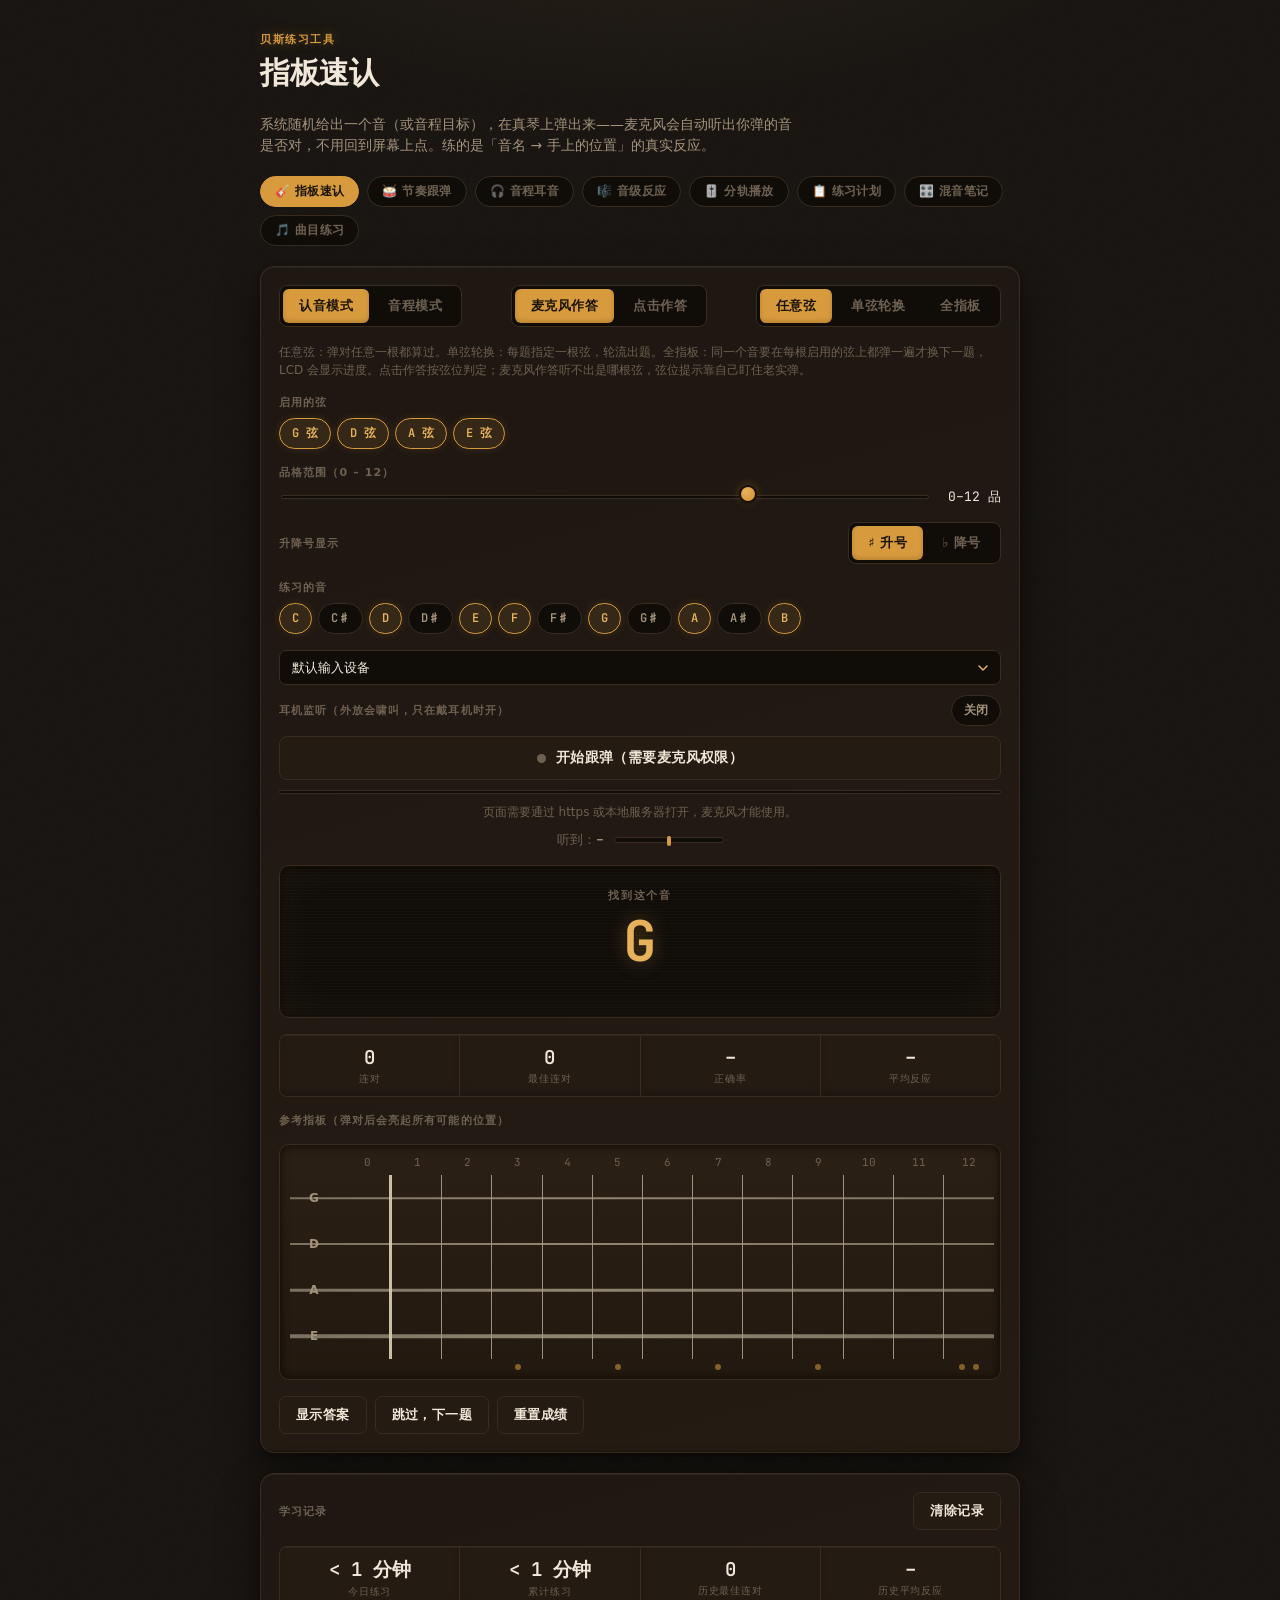
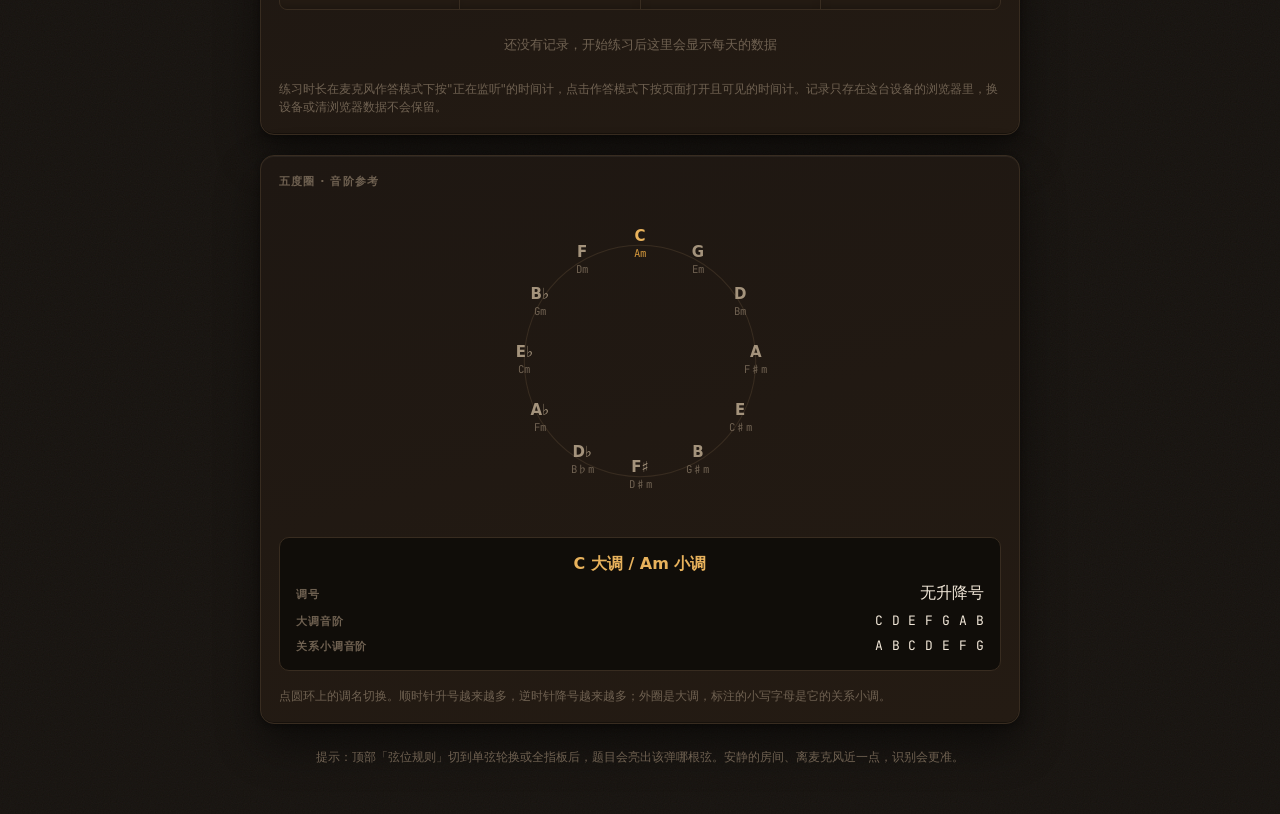
<file: index.html>
<!doctype html>
<html lang="zh-CN">
<head>
<meta charset="UTF-8">
<meta name="viewport" content="width=device-width, initial-scale=1.0">
<title>指板速认 · 麦克风跟弹练习</title>
<link rel="preconnect" href="https://fonts.googleapis.com">
<link rel="preconnect" href="https://fonts.gstatic.com" crossorigin>
<link href="https://fonts.googleapis.com/css2?family=JetBrains+Mono:wght@500;600;700&display=swap" rel="stylesheet">
<link rel="stylesheet" href="theme.css">
<style>
  /* ---- circle of fifths ---- */
  .circle-wrap { display: flex; justify-content: center; padding: 6px 0 10px; }
  #fifths-circle { width: 100%; max-width: 300px; height: auto; overflow: visible; }
  .fifths-ring { fill: none; stroke: var(--line); stroke-width: 1; }
  .fifths-key { cursor: pointer; }
  .fifths-key .major-label { font-family: var(--font-display); font-weight: 700; font-size: 14px; fill: var(--text-muted); transition: fill 0.15s; }
  .fifths-key .minor-label { font-family: var(--font-mono); font-size: 10px; fill: var(--text-dim); transition: fill 0.15s; }
  .fifths-key:hover .major-label { fill: var(--text); }
  .fifths-key.selected .major-label { fill: var(--accent-strong); }
  .fifths-key.selected .minor-label { fill: var(--accent); }

  .key-details {
    display: flex;
    flex-direction: column;
    gap: 8px;
    background: var(--panel-inset);
    border: 1px solid var(--line);
    border-radius: 10px;
    padding: 16px;
  }
  .key-details-title { font-family: var(--font-display); font-weight: 700; font-size: 16px; color: var(--accent-strong); text-align: center; }
  .key-details-row { display: flex; justify-content: space-between; align-items: baseline; gap: 10px; flex-wrap: wrap; }
  .key-details-label { font-family: var(--font-display); font-size: 11px; font-weight: 700; letter-spacing: 0.08em; text-transform: uppercase; color: var(--text-dim); }
  .mono-notes { font-family: var(--font-mono); font-size: 13px; color: var(--text); letter-spacing: 0.03em; text-align: right; }

  .live-pitch {
    display: flex;
    align-items: center;
    justify-content: center;
    gap: 10px;
    font-family: var(--font-mono);
    font-size: 13px;
    color: var(--text-dim);
    min-height: 18px;
  }
  .live-pitch .note { color: var(--text-muted); font-weight: 600; }
  .live-pitch.matched .note { color: var(--good); }

  .cents-bar {
    position: relative;
    width: 110px;
    height: 6px;
    background: var(--panel-inset);
    border: 1px solid var(--line);
    border-radius: 3px;
  }
  .cents-bar::before {
    content: "";
    position: absolute;
    left: 50%; top: -2px; bottom: -2px;
    width: 1px;
    background: var(--text-dim);
  }
  .cents-marker {
    position: absolute;
    top: -2px;
    width: 4px; height: 10px;
    border-radius: 2px;
    background: var(--accent);
    transform: translateX(-50%);
    left: 50%;
    transition: left 0.08s linear, background 0.1s;
  }
  .cents-marker.in-tune { background: var(--good); }

  .lcd-string-tag {
    font-family: var(--font-mono);
    font-size: 13px;
    font-weight: 700;
    color: var(--accent-strong);
    background: rgba(215, 154, 61, 0.12);
    border: 1px solid var(--accent);
    border-radius: 20px;
    padding: 3px 12px;
    letter-spacing: 0.02em;
  }

  /* ---- fretboard ---- */
  .fretboard-heading {
    font-family: var(--font-display);
    font-size: 11px;
    font-weight: 700;
    letter-spacing: 0.1em;
    text-transform: uppercase;
    color: var(--text-dim);
  }

  .fretboard-scroll {
    overflow-x: auto;
    border-radius: 10px;
    background:
      repeating-linear-gradient(90deg, rgba(0, 0, 0, 0.05) 0px, transparent 1px, transparent 4px),
      linear-gradient(180deg, var(--wood-1), var(--wood-2));
    border: 1px solid var(--line);
    box-shadow: inset 0 3px 8px rgba(0, 0, 0, 0.45), inset 0 -2px 6px rgba(0, 0, 0, 0.3);
    padding: 10px 6px 4px;
    scrollbar-width: thin;
    scrollbar-color: var(--fret-metal) var(--wood-2);
  }
  .fretboard-scroll::-webkit-scrollbar { height: 8px; }
  .fretboard-scroll::-webkit-scrollbar-track { background: var(--wood-2); border-radius: 8px; }
  .fretboard-scroll::-webkit-scrollbar-thumb { background: var(--fret-metal); border-radius: 8px; }

  .fret-row { display: grid; align-items: center; }
  .fret-numbers { padding-bottom: 6px; }
  .fret-numbers span { font-family: var(--font-mono); font-size: 11px; color: var(--text-dim); text-align: center; font-variant-numeric: tabular-nums; }

  .string-row { position: relative; height: 46px; }
  .string-row::before {
    content: "";
    position: absolute;
    left: 4px; right: 0; top: 50%;
    height: var(--string-thickness, 2px);
    background: linear-gradient(90deg, var(--fret-metal), #c9bea3 40%, var(--fret-metal));
    transform: translateY(-50%);
    opacity: 0.65;
    z-index: 0;
  }

  .string-label { font-family: var(--font-display); font-size: 12px; font-weight: 700; color: var(--text-muted); text-align: center; z-index: 1; transition: color 0.15s; }

  .string-row.not-target { opacity: 0.35; }
  .string-row.target-string .string-label { color: var(--accent-strong); }
  .string-row.target-string::before { opacity: 1; box-shadow: 0 0 8px var(--accent-glow); }
  .string-row.done-string { opacity: 0.7; }
  .string-row.done-string .string-label { color: var(--good); }
  .string-row.done-string::before { opacity: 0.8; background: linear-gradient(90deg, var(--good), #bcd99e 40%, var(--good)); }

  .fret-cell {
    position: relative;
    z-index: 1;
    height: 100%;
    display: flex;
    align-items: center;
    justify-content: center;
    background: transparent;
    border: none;
    border-right: 1px solid var(--fret-metal);
    opacity: 0.9;
    padding: 0;
  }
  .fret-cell.interactive { cursor: pointer; }
  .fret-cell:last-child { border-right: none; }
  .fret-cell.nut { border-right: 3px solid var(--nut); }

  .fret-dot {
    width: 26px; height: 26px;
    border-radius: 50%;
    background: transparent;
    border: 1px solid transparent;
    transition: background 0.15s, border-color 0.15s, box-shadow 0.15s, transform 0.1s;
  }

  .fret-cell.interactive:hover .fret-dot { background: rgba(241, 231, 216, 0.08); border-color: var(--line); }
  .fret-cell:focus-visible { outline: none; box-shadow: inset 0 0 0 2px var(--accent-strong); }

  .fret-cell.correct .fret-dot { background: var(--good); border-color: var(--good); box-shadow: 0 0 14px var(--good-glow); transform: scale(1.08); }
  .fret-cell.wrong .fret-dot { background: var(--bad); border-color: var(--bad); box-shadow: 0 0 14px var(--bad-glow); }
  .fret-cell.reveal-ring .fret-dot { border-color: var(--accent-strong); box-shadow: 0 0 10px var(--accent-glow); }

  .markers-row { height: 16px; }
  .marker-dot { width: 6px; height: 6px; border-radius: 50%; background: var(--accent); opacity: 0.55; justify-self: center; }
  .marker-pair { display: flex; gap: 8px; justify-content: center; }
  .marker-pair span { width: 6px; height: 6px; border-radius: 50%; background: var(--accent); opacity: 0.55; }

</style>
</head>
<body>

<div class="app">
  <header>
    <div class="eyebrow">贝斯练习工具</div>
    <h1>指板速认</h1>
    <p class="subtitle">系统随机给出一个音（或音程目标），在真琴上弹出来——麦克风会自动听出你弹的音是否对，不用回到屏幕上点。练的是「音名 → 手上的位置」的真实反应。</p>
    <nav class="tool-nav">
      <a href="index.html" class="current">🎸 指板速认</a>
      <a href="rhythm.html">🥁 节奏跟弹</a>
      <a href="ear-training.html">🎧 音程耳音</a>
      <a href="scale-degree.html">🎼 音级反应</a>
      <a href="stem-mixer.html">🎚️ 分轨播放</a>
      <a href="practice-plan.html">📋 练习计划</a>
      <a href="mixing-notes.html">🎛️ 混音笔记</a>
      <a href="songs.html">🎵 曲目练习</a>
    </nav>
  </header>

  <div class="panel">
    <div class="row-switches">
      <div class="mode-switch" role="tablist" aria-label="练习模式">
        <button id="mode-note" class="active" role="tab" aria-selected="true">认音模式</button>
        <button id="mode-interval" role="tab" aria-selected="false">音程模式</button>
      </div>
      <div class="mode-switch" role="tablist" aria-label="作答方式">
        <button id="input-mic" class="active" role="tab" aria-selected="true">麦克风作答</button>
        <button id="input-click" role="tab" aria-selected="false">点击作答</button>
      </div>
      <div class="mode-switch" role="tablist" aria-label="弦位规则" id="string-rule-switch">
        <button class="string-rule-btn active" data-rule="any" role="tab" aria-selected="true">任意弦</button>
        <button class="string-rule-btn" data-rule="single" role="tab" aria-selected="false">单弦轮换</button>
        <button class="string-rule-btn" data-rule="full" role="tab" aria-selected="false">全指板</button>
      </div>
    </div>
    <p class="settings-hint">任意弦：弹对任意一根都算过。单弦轮换：每题指定一根弦，轮流出题。全指板：同一个音要在每根启用的弦上都弹一遍才换下一题，LCD 会显示进度。点击作答按弦位判定；麦克风作答听不出是哪根弦，弦位提示靠自己盯住老实弹。</p>

    <div class="settings-row">
      <div class="settings-label">启用的弦</div>
      <div class="pill-group" id="string-toggles"></div>
    </div>

    <div class="settings-row">
      <div class="settings-label">品格范围（0 – <span id="fret-range-label">12</span>）</div>
      <div class="range-row">
        <input type="range" id="fret-range" min="4" max="15" value="12" step="1">
        <span class="range-value" id="fret-range-value">0–12 品</span>
      </div>
    </div>

    <div class="row-switches">
      <span class="settings-label">升降号显示</span>
      <div class="mode-switch" role="tablist" aria-label="升降号显示" id="accidental-switch">
        <button class="accidental-btn active" data-style="sharp" role="tab" aria-selected="true">♯ 升号</button>
        <button class="accidental-btn" data-style="flat" role="tab" aria-selected="false">♭ 降号</button>
      </div>
    </div>

    <div class="settings-row">
      <div class="settings-label">练习的音</div>
      <div class="pill-group" id="note-toggles"></div>
    </div>

    <div class="settings-row" id="interval-settings" style="display:none;">
      <div class="settings-label">练习的音程</div>
      <div class="pill-group" id="interval-toggles"></div>
    </div>

    <div class="mic-control" id="mic-control">
      <select class="device-select" id="device-select">
        <option value="">默认输入设备</option>
      </select>
      <div class="row-switches">
        <span class="settings-label" style="margin:0;">耳机监听（外放会啸叫，只在戴耳机时开）</span>
        <span class="pill" id="monitor-toggle">关闭</span>
      </div>
      <button class="mic-toggle" id="mic-toggle"><span class="rec-dot"></span><span id="mic-toggle-label">开始跟弹（需要麦克风权限）</span></button>
      <div class="level-meter"><div class="level-meter-fill" id="level-fill"></div></div>
      <div class="mic-status" id="mic-status">页面需要通过 https 或本地服务器打开，麦克风才能使用。</div>
      <div class="live-pitch" id="live-pitch">
        <span>听到：<span class="note" id="live-note">–</span></span>
        <span class="cents-bar"><span class="cents-marker" id="cents-marker"></span></span>
      </div>
    </div>

    <div class="lcd">
      <div class="lcd-label" id="lcd-label">找到这个音</div>
      <div class="lcd-string-tag" id="lcd-string-tag" style="display:none;"></div>
      <div class="lcd-challenge" id="lcd-challenge"><span class="lcd-note" id="lcd-note">–</span></div>
      <div class="lcd-feedback" id="lcd-feedback"></div>
    </div>

    <div class="stats">
      <div class="stat"><div class="stat-value" id="stat-streak">0</div><div class="stat-label">连对</div></div>
      <div class="stat"><div class="stat-value" id="stat-best">0</div><div class="stat-label">最佳连对</div></div>
      <div class="stat"><div class="stat-value" id="stat-accuracy">–</div><div class="stat-label">正确率</div></div>
      <div class="stat"><div class="stat-value" id="stat-avg">–</div><div class="stat-label">平均反应</div></div>
    </div>

    <div class="fretboard-heading" id="fretboard-heading">参考指板（弹对后会亮起所有可能的位置）</div>
    <div class="fretboard-scroll"><div id="fretboard"></div></div>

    <div class="controls">
      <button class="btn" id="btn-reveal">显示答案</button>
      <button class="btn" id="btn-skip">跳过，下一题</button>
      <button class="btn" id="btn-reset">重置成绩</button>
    </div>
  </div>

  <div class="panel">
    <div class="row-switches">
      <div class="settings-label">学习记录</div>
      <button class="btn" id="btn-clear-history">清除记录</button>
    </div>
    <div class="stats">
      <div class="stat"><div class="stat-value" id="history-today">0 分钟</div><div class="stat-label">今日练习</div></div>
      <div class="stat"><div class="stat-value" id="history-total">0 分钟</div><div class="stat-label">累计练习</div></div>
      <div class="stat"><div class="stat-value" id="history-best-streak">0</div><div class="stat-label">历史最佳连对</div></div>
      <div class="stat"><div class="stat-value" id="history-avg-reaction">–</div><div class="stat-label">历史平均反应</div></div>
    </div>
    <div class="history-list" id="history-list"></div>
    <p class="settings-hint">练习时长在麦克风作答模式下按"正在监听"的时间计，点击作答模式下按页面打开且可见的时间计。记录只存在这台设备的浏览器里，换设备或清浏览器数据不会保留。</p>
  </div>

  <div class="panel">
    <div class="settings-label">五度圈 · 音阶参考</div>
    <div class="circle-wrap">
      <svg id="fifths-circle" viewBox="0 0 280 280" role="img" aria-label="五度圈"></svg>
    </div>
    <div class="key-details">
      <div class="key-details-title" id="key-title">C 大调 / Am 小调</div>
      <div class="key-details-row"><span class="key-details-label">调号</span><span id="key-signature">无升降号</span></div>
      <div class="key-details-row"><span class="key-details-label">大调音阶</span><span id="major-scale-notes" class="mono-notes"></span></div>
      <div class="key-details-row"><span class="key-details-label">关系小调音阶</span><span id="minor-scale-notes" class="mono-notes"></span></div>
    </div>
    <p class="settings-hint">点圆环上的调名切换。顺时针升号越来越多，逆时针降号越来越多；外圈是大调，标注的小写字母是它的关系小调。</p>
  </div>

  <footer>提示：顶部「弦位规则」切到单弦轮换或全指板后，题目会亮出该弹哪根弦。安静的房间、离麦克风近一点，识别会更准。</footer>
</div>

<script>
(function () {
  const NOTE_NAMES_SHARP = ['C', 'C♯', 'D', 'D♯', 'E', 'F', 'F♯', 'G', 'G♯', 'A', 'A♯', 'B'];
  const NOTE_NAMES_FLAT = ['C', 'D♭', 'D', 'E♭', 'E', 'F', 'G♭', 'G', 'A♭', 'A', 'B♭', 'B'];
  function noteNames() { return state.accidentalStyle === 'flat' ? NOTE_NAMES_FLAT : NOTE_NAMES_SHARP; }
  const NATURAL_INDICES = [0, 2, 4, 5, 7, 9, 11];
  const STRINGS = [
    { name: 'G', open: 7, thickness: 1.5 },
    { name: 'D', open: 2, thickness: 2 },
    { name: 'A', open: 9, thickness: 2.5 },
    { name: 'E', open: 4, thickness: 3.5 },
  ];
  const INTERVALS = [
    { name: '小三度', semitones: 3 },
    { name: '大三度', semitones: 4 },
    { name: '纯四度', semitones: 5 },
    { name: '纯五度', semitones: 7 },
    { name: '小七度', semitones: 10 },
    { name: '大七度', semitones: 11 },
    { name: '八度', semitones: 12 },
  ];

  const RMS_THRESHOLD = 0.0015;
  const HOLD_MS = 100;
  const SILENCE_GRACE_MS = 350;
  const ANALYSIS_INTERVAL_MS = 50;
  const MIN_FREQ = 28, MAX_FREQ = 600;
  const ONSET_RATIO = 1.6;

  const state = {
    mode: 'note',
    inputMode: 'mic',
    accidentalStyle: 'sharp',
    maxFret: 12,
    stringsEnabled: [true, true, true, true],
    notesEnabled: [...Array(12).keys()].map(i => NATURAL_INDICES.includes(i)),
    intervalsEnabled: INTERVALS.map(() => true),
    stringRule: 'any',
    stringBag: [],
    challenge: null,
    startTime: 0,
    missedThisRound: false,
    revealedThisRound: false,
    confirmedThisRound: false,
    streak: 0,
    best: 0,
    correct: 0,
    total: 0,
    reactionTimes: [],
    listening: false,
    matchNoteIndex: null,
    matchStartTime: 0,
    lastSoundAt: 0,
    prevRms: 0,
    awaitingAttack: true,
    monitoring: false,
  };

  let audioCtx = null, analyser = null, micStream = null, timeData = null, rafId = null, lastAnalysisAt = 0, monitorGain = null;

  const el = {};
  ['fretboard','lcdLabel','lcdChallenge','lcdFeedback','statStreak','statBest','statAccuracy','statAvg',
   'modeNote','modeInterval','inputMic','inputClick','stringToggles','fretRange','fretRangeLabel','fretRangeValue',
   'noteToggles','intervalSettings','intervalToggles','btnReveal','btnSkip','btnReset','micControl','micToggle',
   'micToggleLabel','micStatus','levelFill','livePitch','liveNote','centsMarker','fretboardHeading',
   'lcdStringTag','stringRuleSwitch','accidentalSwitch','btnClearHistory','historyToday','historyTotal','historyBestStreak','historyAvgReaction','historyList','deviceSelect','monitorToggle',
   'fifthsCircle','keyTitle','keySignature','majorScaleNotes','minorScaleNotes']
   .forEach(key => { el[key] = document.getElementById(key.replace(/([A-Z])/g, m => '-' + m.toLowerCase())); });

  // ---------- practice history (persisted in localStorage) ----------
  const HISTORY_KEY = 'bassFretboardTrainer_history_v1';

  function loadHistory() {
    try {
      const raw = localStorage.getItem(HISTORY_KEY);
      if (raw) {
        const parsed = JSON.parse(raw);
        if (parsed && typeof parsed === 'object' && parsed.days) return parsed;
      }
    } catch (e) {}
    return { totalMs: 0, bestStreakEver: 0, reactionMs: 0, reactionCount: 0, days: {} };
  }

  function saveHistory() {
    try { localStorage.setItem(HISTORY_KEY, JSON.stringify(history)); } catch (e) {}
  }

  let history = loadHistory();

  function todayKey() {
    const d = new Date();
    return `${d.getFullYear()}-${String(d.getMonth() + 1).padStart(2, '0')}-${String(d.getDate()).padStart(2, '0')}`;
  }

  function getDayEntry(key) { return history.days[key] || { ms: 0, correct: 0, total: 0, bestStreak: 0, reactionMs: 0, reactionCount: 0 }; }

  function ensureTodayEntry() {
    const k = todayKey();
    if (!history.days[k]) history.days[k] = { ms: 0, correct: 0, total: 0, bestStreak: 0, reactionMs: 0, reactionCount: 0 };
    return history.days[k];
  }

  function logAnswer(isCorrect) {
    const entry = ensureTodayEntry();
    entry.total++;
    if (isCorrect) entry.correct++;
    saveHistory();
    renderHistoryList();
  }

  function logReaction(timeMs) {
    const entry = ensureTodayEntry();
    entry.reactionMs = (entry.reactionMs || 0) + timeMs;
    entry.reactionCount = (entry.reactionCount || 0) + 1;
    history.reactionMs = (history.reactionMs || 0) + timeMs;
    history.reactionCount = (history.reactionCount || 0) + 1;
    saveHistory();
    updateTimeDisplays();
  }

  function logStreak(streak) {
    const entry = ensureTodayEntry();
    entry.bestStreak = Math.max(entry.bestStreak || 0, streak);
    history.bestStreakEver = Math.max(history.bestStreakEver || 0, streak);
    saveHistory();
    updateTimeDisplays();
  }

  function formatDuration(ms) {
    const totalMin = Math.floor(ms / 60000);
    if (totalMin < 1) return '< 1 分钟';
    const h = Math.floor(totalMin / 60);
    const m = totalMin % 60;
    return h > 0 ? `${h} 小时 ${m} 分钟` : `${m} 分钟`;
  }

  function isActivelyPracticing() {
    if (document.visibilityState !== 'visible') return false;
    return state.inputMode === 'mic' ? state.listening : true;
  }

  function updateTimeDisplays() {
    el.historyToday.textContent = formatDuration(getDayEntry(todayKey()).ms);
    el.historyTotal.textContent = formatDuration(history.totalMs);
    el.historyBestStreak.textContent = history.bestStreakEver || 0;
    el.historyAvgReaction.textContent = history.reactionCount > 0
      ? (history.reactionMs / history.reactionCount / 1000).toFixed(1) + 's'
      : '–';
  }

  function renderHistoryList() {
    updateTimeDisplays();
    const keys = Object.keys(history.days).sort().reverse().slice(0, 7);
    if (keys.length === 0) {
      el.historyList.innerHTML = '<div class="history-empty">还没有记录，开始练习后这里会显示每天的数据</div>';
      return;
    }
    el.historyList.innerHTML = keys.map(k => {
      const e = history.days[k];
      const label = k.slice(5).replace('-', '/');
      const acc = e.total > 0 ? Math.round((e.correct / e.total) * 100) + '%' : '–';
      const avgReaction = e.reactionCount > 0 ? (e.reactionMs / e.reactionCount / 1000).toFixed(1) + 's' : '–';
      return `<div class="history-row">
        <span class="history-date">${label}</span>
        <span class="history-metrics"><span>${formatDuration(e.ms)}</span><span class="dim">正确率 ${acc}</span><span class="dim">最高连对 ${e.bestStreak || 0}</span><span class="dim">平均反应 ${avgReaction}</span></span>
      </div>`;
    }).join('');
  }

  setInterval(() => {
    if (!isActivelyPracticing()) return;
    const entry = ensureTodayEntry();
    entry.ms += 1000;
    history.totalMs += 1000;
    saveHistory();
    updateTimeDisplays();
  }, 1000);

  el.btnClearHistory.addEventListener('click', () => {
    if (!confirm('确定要清除所有学习记录吗？这个操作无法撤销。')) return;
    history = { totalMs: 0, days: {} };
    saveHistory();
    renderHistoryList();
  });

  // ---------- fretboard ----------
  function buildStringToggles() {
    el.stringToggles.innerHTML = '';
    STRINGS.forEach((s, i) => {
      const pill = document.createElement('span');
      pill.className = 'pill on';
      pill.textContent = s.name + ' 弦';
      pill.addEventListener('click', () => {
        const enabledCount = state.stringsEnabled.filter(Boolean).length;
        if (state.stringsEnabled[i] && enabledCount === 1) return;
        state.stringsEnabled[i] = !state.stringsEnabled[i];
        pill.classList.toggle('on', state.stringsEnabled[i]);
        refillStringBag();
        renderFretboard();
        generateChallenge();
      });
      el.stringToggles.appendChild(pill);
    });
  }

  function buildIntervalToggles() {
    el.intervalToggles.innerHTML = '';
    INTERVALS.forEach((iv, i) => {
      const pill = document.createElement('span');
      pill.className = 'pill on';
      pill.textContent = iv.name;
      pill.addEventListener('click', () => {
        const enabledCount = state.intervalsEnabled.filter(Boolean).length;
        if (state.intervalsEnabled[i] && enabledCount === 1) return;
        state.intervalsEnabled[i] = !state.intervalsEnabled[i];
        pill.classList.toggle('on', state.intervalsEnabled[i]);
        if (state.mode === 'interval') generateChallenge();
      });
      el.intervalToggles.appendChild(pill);
    });
  }

  function buildNoteToggles() {
    el.noteToggles.innerHTML = '';
    noteNames().forEach((name, i) => {
      const pill = document.createElement('span');
      pill.className = 'pill' + (state.notesEnabled[i] ? ' on' : '');
      pill.textContent = name;
      pill.addEventListener('click', () => {
        const enabledCount = state.notesEnabled.filter(Boolean).length;
        if (state.notesEnabled[i] && enabledCount === 1) return;
        state.notesEnabled[i] = !state.notesEnabled[i];
        pill.classList.toggle('on', state.notesEnabled[i]);
        generateChallenge();
      });
      el.noteToggles.appendChild(pill);
    });
  }

  function renderFretboard() {
    const maxFret = state.maxFret;
    const cols = `56px repeat(${maxFret + 1}, minmax(40px, 52px))`;
    let html = '';

    html += `<div class="fret-row fret-numbers" style="grid-template-columns:${cols}"><span></span>`;
    for (let f = 0; f <= maxFret; f++) html += `<span>${f}</span>`;
    html += `</div>`;

    STRINGS.forEach((s, si) => {
      const enabled = state.stringsEnabled[si];
      html += `<div class="fret-row string-row" data-string="${si}" style="grid-template-columns:${cols};--string-thickness:${s.thickness}px;${enabled ? '' : 'opacity:0.3;'}">`;
      html += `<span class="string-label">${s.name}</span>`;
      for (let f = 0; f <= maxFret; f++) {
        const noteIdx = (s.open + f) % 12;
        const interactive = state.inputMode === 'click';
        html += `<button class="fret-cell${f === 0 ? ' nut' : ''}${interactive ? ' interactive' : ''}" data-string="${si}" data-fret="${f}" data-note="${noteIdx}" ${enabled ? '' : 'disabled'} ${interactive ? '' : 'tabindex="-1"'} aria-label="${s.name}弦 第${f}品"><span class="fret-dot"></span></button>`;
      }
      html += `</div>`;
    });

    html += `<div class="fret-row markers-row" style="grid-template-columns:${cols}"><span></span>`;
    for (let f = 0; f <= maxFret; f++) {
      if ([3, 5, 7, 9].includes(f)) html += `<span class="marker-dot"></span>`;
      else if (f === 12) html += `<span class="marker-pair"><span></span><span></span></span>`;
      else html += `<span></span>`;
    }
    html += `</div>`;

    el.fretboard.innerHTML = html;
    if (state.inputMode === 'click') {
      el.fretboard.querySelectorAll('.fret-cell').forEach(cell => cell.addEventListener('click', onCellClick));
    }
  }

  function reachablePositions(noteFilter, stringFilter) {
    const positions = [];
    STRINGS.forEach((s, si) => {
      if (!state.stringsEnabled[si]) return;
      if (stringFilter !== undefined && si !== stringFilter) return;
      for (let f = 0; f <= state.maxFret; f++) {
        const noteIdx = (s.open + f) % 12;
        if (noteFilter === undefined || noteIdx === noteFilter) positions.push({ string: si, fret: f, note: noteIdx });
      }
    });
    return positions;
  }

  function pickNotePool() { return [...Array(12).keys()].filter(i => state.notesEnabled[i]); }

  // ---------- string rotation ----------
  function shuffle(arr) {
    for (let i = arr.length - 1; i > 0; i--) {
      const j = Math.floor(Math.random() * (i + 1));
      [arr[i], arr[j]] = [arr[j], arr[i]];
    }
    return arr;
  }

  function refillStringBag() {
    state.stringBag = shuffle(STRINGS.map((_, i) => i).filter(i => state.stringsEnabled[i]));
  }

  function nextTargetString() {
    if (state.stringBag.length === 0) refillStringBag();
    return state.stringBag.pop();
  }

  function highlightTargetStringRow(targetString, doneStrings) {
    doneStrings = doneStrings || [];
    el.fretboard.querySelectorAll('.string-row').forEach(row => {
      const si = Number(row.dataset.string);
      row.classList.toggle('target-string', targetString !== undefined && si === targetString);
      row.classList.toggle('done-string', doneStrings.includes(si));
      row.classList.toggle('not-target', targetString !== undefined && si !== targetString && !doneStrings.includes(si));
    });
  }

  // ---------- challenge generation ----------
  function generateChallenge() {
    if (state.stringsEnabled.every(v => !v)) {
      el.lcdLabel.textContent = '请至少启用一根弦';
      el.lcdChallenge.innerHTML = '<span class="lcd-note">–</span>';
      state.challenge = null;
      return;
    }

    const pool = pickNotePool();
    let queue = null;
    if (state.stringRule === 'single') queue = [nextTargetString()];
    else if (state.stringRule === 'full') queue = shuffle(STRINGS.map((_, i) => i).filter(i => state.stringsEnabled[i]));

    const isReachable = note => queue
      ? queue.every(si => reachablePositions(note, si).length > 0)
      : reachablePositions(note).length > 0;

    let attempts = 0, challenge = null;

    while (attempts < 200) {
      attempts++;
      if (state.mode === 'note') {
        const note = pool[Math.floor(Math.random() * pool.length)];
        if (isReachable(note)) { challenge = { type: 'note', note }; break; }
      } else {
        const enabledIntervals = INTERVALS.filter((_, i) => state.intervalsEnabled[i]);
        if (enabledIntervals.length === 0) break;
        const root = pool[Math.floor(Math.random() * pool.length)];
        const iv = enabledIntervals[Math.floor(Math.random() * enabledIntervals.length)];
        const note = (root + iv.semitones) % 12;
        if (isReachable(note)) { challenge = { type: 'interval', root, interval: iv, note }; break; }
      }
    }

    if (challenge) {
      challenge.stringQueue = queue;
      challenge.stringIndex = 0;
      challenge.string = queue ? queue[0] : undefined;
    }

    if (!challenge) {
      el.lcdLabel.textContent = '当前设置下找不到可行的音，试试增加品格范围';
      el.lcdStringTag.style.display = 'none';
      el.lcdChallenge.innerHTML = '<span class="lcd-note">–</span>';
      state.challenge = null;
      highlightTargetStringRow(undefined);
      return;
    }

    state.challenge = challenge;
    state.startTime = performance.now();
    state.missedThisRound = false;
    state.revealedThisRound = false;
    state.confirmedThisRound = false;
    state.matchNoteIndex = null;
    state.awaitingAttack = true;
    clearCellStates();
    renderChallenge();
    setFeedback('', '');
  }

  function renderChallenge() {
    if (!state.challenge) return;
    if (state.challenge.type === 'note') {
      el.lcdLabel.textContent = '找到这个音';
      el.lcdChallenge.innerHTML = `<span class="lcd-note">${noteNames()[state.challenge.note]}</span>`;
    } else {
      el.lcdLabel.textContent = '找到目标音';
      el.lcdChallenge.innerHTML =
        `<span class="lcd-note">${noteNames()[state.challenge.root]}</span>` +
        `<span class="lcd-op">的</span>` +
        `<span class="lcd-interval">${state.challenge.interval.name}</span>`;
    }

    if (state.challenge.string !== undefined) {
      const q = state.challenge.stringQueue;
      const progress = q.length > 1 ? ` · 第 ${state.challenge.stringIndex + 1}/${q.length} 根弦` : '';
      el.lcdStringTag.textContent = `在 ${STRINGS[state.challenge.string].name} 弦${progress}`;
      el.lcdStringTag.style.display = 'inline-block';
    } else {
      el.lcdStringTag.style.display = 'none';
    }
    const doneStrings = state.challenge.stringQueue ? state.challenge.stringQueue.slice(0, state.challenge.stringIndex) : [];
    highlightTargetStringRow(state.challenge.string, doneStrings);
  }

  function clearCellStates() {
    el.fretboard.querySelectorAll('.fret-cell').forEach(c => c.classList.remove('correct', 'wrong', 'reveal-ring'));
  }

  function setFeedback(text, kind) {
    el.lcdFeedback.textContent = text;
    el.lcdFeedback.classList.remove('good', 'bad');
    if (kind) el.lcdFeedback.classList.add(kind);
  }

  function markCorrect(revealMatches) {
    if (revealMatches) {
      reachablePositions(state.challenge.note, state.challenge.string).forEach(pos => {
        const cell = el.fretboard.querySelector(`.fret-cell[data-string="${pos.string}"][data-fret="${pos.fret}"]`);
        if (cell) cell.classList.add('correct');
      });
    }
    const timeMs = performance.now() - state.startTime;
    state.total++;
    logAnswer(!state.revealedThisRound);
    if (!state.revealedThisRound) {
      state.correct++;
      if (!state.missedThisRound) {
        state.streak++;
        state.best = Math.max(state.best, state.streak);
        logStreak(state.streak);
        state.reactionTimes.push(timeMs);
        logReaction(timeMs);
        if (state.reactionTimes.length > 30) state.reactionTimes.shift();
      } else {
        state.streak = 0;
      }
      setFeedback('对了', 'good');
    } else {
      setFeedback('已提示，未计入连对', '');
    }
    updateStats();
    state.confirmedThisRound = true;
    setTimeout(advanceChallenge, 700);
  }

  function advanceChallenge() {
    const ch = state.challenge;
    if (ch && ch.stringQueue && ch.stringIndex < ch.stringQueue.length - 1) {
      ch.stringIndex++;
      ch.string = ch.stringQueue[ch.stringIndex];
      state.missedThisRound = false;
      state.revealedThisRound = false;
      state.confirmedThisRound = false;
      state.matchNoteIndex = null;
      state.awaitingAttack = true;
      clearCellStates();
      renderChallenge();
      setFeedback('', '');
    } else {
      generateChallenge();
    }
  }

  function updateStats() {
    el.statStreak.textContent = state.streak;
    el.statBest.textContent = state.best;
    el.statAccuracy.textContent = state.total > 0 ? Math.round((state.correct / state.total) * 100) + '%' : '–';
    if (state.reactionTimes.length > 0) {
      const avg = state.reactionTimes.reduce((a, b) => a + b, 0) / state.reactionTimes.length;
      el.statAvg.textContent = (avg / 1000).toFixed(1) + 's';
    } else {
      el.statAvg.textContent = '–';
    }
  }

  function resetStats() {
    state.streak = 0; state.best = 0; state.correct = 0; state.total = 0; state.reactionTimes = [];
    updateStats();
  }

  // ---------- click input mode ----------
  function onCellClick(e) {
    if (!state.challenge || state.inputMode !== 'click' || state.confirmedThisRound) return;
    const cell = e.currentTarget;
    const note = Number(cell.dataset.note);
    const cellString = Number(cell.dataset.string);
    const stringOk = state.challenge.string === undefined || cellString === state.challenge.string;
    if (note === state.challenge.note && stringOk) {
      cell.classList.add('correct');
      markCorrect(false);
    } else {
      cell.classList.add('wrong');
      state.missedThisRound = true;
      state.streak = 0;
      updateStats();
      setFeedback('再试试', 'bad');
      setTimeout(() => cell.classList.remove('wrong'), 300);
    }
  }

  // ---------- pitch detection ----------
  function detectPitch(buffer, sampleRate) {
    const SIZE = buffer.length;
    let rms = 0;
    for (let i = 0; i < SIZE; i++) rms += buffer[i] * buffer[i];
    rms = Math.sqrt(rms / SIZE);
    if (rms < RMS_THRESHOLD) return { freq: null, rms };

    const minLag = Math.floor(sampleRate / MAX_FREQ);
    const maxLag = Math.min(SIZE - 2, Math.ceil(sampleRate / MIN_FREQ));

    const corr = new Float32Array(maxLag + 2);
    for (let lag = minLag; lag <= maxLag + 1; lag++) {
      let sum = 0;
      const n = SIZE - lag;
      for (let i = 0; i < n; i++) sum += buffer[i] * buffer[i + lag];
      corr[lag] = sum / n;
    }

    let bestLag = -1, bestCorr = -Infinity;
    for (let lag = minLag; lag <= maxLag; lag++) {
      if (corr[lag] > bestCorr) { bestCorr = corr[lag]; bestLag = lag; }
    }
    if (bestLag <= minLag || bestCorr <= 0) return { freq: null, rms };

    const x1 = corr[bestLag - 1] || 0, x2 = corr[bestLag], x3 = corr[bestLag + 1] || 0;
    const denom = (x1 - 2 * x2 + x3);
    let refinedLag = bestLag;
    if (denom !== 0) refinedLag = bestLag + 0.5 * (x1 - x3) / denom;

    return { freq: sampleRate / refinedLag, rms };
  }

  function freqToNoteInfo(freq) {
    const midi = 69 + 12 * Math.log2(freq / 440);
    const rounded = Math.round(midi);
    const cents = Math.round((midi - rounded) * 100);
    const noteIndex = ((rounded % 12) + 12) % 12;
    const octave = Math.floor(rounded / 12) - 1;
    return { noteIndex, octave, cents };
  }

  function analysisTick(ts) {
    if (!state.listening) return;
    rafId = requestAnimationFrame(analysisTick);
    if (ts - lastAnalysisAt < ANALYSIS_INTERVAL_MS) return;
    lastAnalysisAt = ts;

    analyser.getFloatTimeDomainData(timeData);
    const { freq, rms } = detectPitch(timeData, audioCtx.sampleRate);
    el.levelFill.style.width = Math.min(100, Math.round(rms * 400)) + '%';

    // In "全指板" (and single-string) mode, back-to-back targets are often the
    // *same note* on a different string — a still-ringing pluck from the string
    // just completed would otherwise satisfy the next string too, with no way
    // to tell from audio alone that no new string was actually struck. Require
    // either real silence or a fresh, louder attack since the target last
    // changed before a match is allowed to start counting toward confirmation.
    if (rms > state.prevRms * ONSET_RATIO && rms > RMS_THRESHOLD * 2) state.awaitingAttack = false;
    state.prevRms = rms;

    if (!freq) {
      el.liveNote.textContent = '–';
      el.livePitch.classList.remove('matched');
      el.centsMarker.style.left = '50%';
      el.centsMarker.classList.remove('in-tune');
      state.awaitingAttack = false;
      // A decaying pluck's level dips below the RMS gate between ticks well before
      // the note actually stops; only treat it as silence after a real gap so those
      // dips don't keep restarting the hold timer and stall the match.
      if (ts - state.lastSoundAt > SILENCE_GRACE_MS) state.matchNoteIndex = null;
      return;
    }

    state.lastSoundAt = ts;
    const info = freqToNoteInfo(freq);
    el.liveNote.textContent = `${noteNames()[info.noteIndex]}${info.octave}`;
    const pct = 50 + Math.max(-50, Math.min(50, info.cents));
    el.centsMarker.style.left = pct + '%';
    el.centsMarker.classList.toggle('in-tune', Math.abs(info.cents) <= 10);

    const isTarget = state.challenge && info.noteIndex === state.challenge.note;
    el.livePitch.classList.toggle('matched', !!isTarget);

    if (!state.challenge || state.confirmedThisRound || state.awaitingAttack) return;

    if (info.noteIndex !== state.matchNoteIndex) {
      state.matchNoteIndex = info.noteIndex;
      state.matchStartTime = performance.now();
      return;
    }
    if (isTarget && performance.now() - state.matchStartTime >= HOLD_MS) {
      markCorrect(true);
    }
  }

  // ---------- input device selection ----------
  const DEVICE_ID_KEY = 'bassFretboardTrainer_deviceId';

  async function refreshDeviceList() {
    if (!navigator.mediaDevices || !navigator.mediaDevices.enumerateDevices) return;
    try {
      const devices = await navigator.mediaDevices.enumerateDevices();
      const inputs = devices.filter(d => d.kind === 'audioinput');
      const wanted = el.deviceSelect.value || localStorage.getItem(DEVICE_ID_KEY) || '';
      el.deviceSelect.innerHTML = '<option value="">默认输入设备</option>' +
        inputs.map(d => `<option value="${d.deviceId}">${d.label || ('输入设备 ' + d.deviceId.slice(0, 6))}</option>`).join('');
      if (wanted && inputs.some(d => d.deviceId === wanted)) el.deviceSelect.value = wanted;
    } catch (e) {}
  }

  if (navigator.mediaDevices && navigator.mediaDevices.addEventListener) {
    navigator.mediaDevices.addEventListener('devicechange', refreshDeviceList);
  }

  el.deviceSelect.addEventListener('change', () => {
    localStorage.setItem(DEVICE_ID_KEY, el.deviceSelect.value);
    if (state.listening) { stopListening(); startListening(); }
  });

  el.monitorToggle.addEventListener('click', () => {
    state.monitoring = !state.monitoring;
    el.monitorToggle.classList.toggle('on', state.monitoring);
    el.monitorToggle.textContent = state.monitoring ? '开启' : '关闭';
    if (monitorGain) monitorGain.gain.value = state.monitoring ? 0.8 : 0;
  });

  async function startListening() {
    // Device labels only come through once permission has been granted at
    // least once, so a specific audio-interface choice made before that
    // point falls back to "default" the first time -- refreshDeviceList()
    // after a successful getUserMedia() call re-populates it with real
    // labels for next time.
    const chosenDeviceId = el.deviceSelect.value;
    const audioConstraints = { echoCancellation: false, noiseSuppression: false, autoGainControl: false };
    if (chosenDeviceId) audioConstraints.deviceId = { exact: chosenDeviceId };
    try {
      micStream = await navigator.mediaDevices.getUserMedia({ audio: audioConstraints });
    } catch (err) {
      el.micStatus.textContent = '无法访问麦克风，已切换到点击作答模式。可以检查一下浏览器的麦克风权限设置，或者换一个输入设备试试。';
      el.micStatus.classList.add('error');
      setInputMode('click');
      return;
    }
    refreshDeviceList();
    audioCtx = new (window.AudioContext || window.webkitAudioContext)();
    const source = audioCtx.createMediaStreamSource(micStream);
    analyser = audioCtx.createAnalyser();
    analyser.fftSize = 4096;
    timeData = new Float32Array(analyser.fftSize);
    source.connect(analyser);

    monitorGain = audioCtx.createGain();
    monitorGain.gain.value = state.monitoring ? 0.8 : 0;
    // Interfaces with two combo inputs often report a 2-channel stream even
    // when only input 1 is plugged in, leaving channel 2 silent -- played
    // straight through, that's audible in one ear only. Forcing a downmix
    // to mono here (then letting it upmix back to stereo at the
    // destination, which duplicates a mono signal to both channels by
    // spec) puts the same signal in both ears regardless of which physical
    // input the bass is actually plugged into.
    monitorGain.channelCount = 1;
    monitorGain.channelCountMode = 'explicit';
    monitorGain.channelInterpretation = 'speakers';
    source.connect(monitorGain);
    monitorGain.connect(audioCtx.destination);

    state.listening = true;
    state.prevRms = 0;
    state.awaitingAttack = true;
    lastAnalysisAt = 0;
    el.micToggle.classList.add('listening');
    el.micToggleLabel.textContent = '正在监听 · 点击停止';
    el.micStatus.textContent = '';
    el.micStatus.classList.remove('error');
    rafId = requestAnimationFrame(analysisTick);
  }

  function stopListening() {
    state.listening = false;
    if (rafId) cancelAnimationFrame(rafId);
    if (micStream) micStream.getTracks().forEach(t => t.stop());
    if (audioCtx) audioCtx.close();
    audioCtx = null; analyser = null; micStream = null; monitorGain = null;
    el.micToggle.classList.remove('listening');
    el.micToggleLabel.textContent = '开始跟弹（需要麦克风权限）';
    el.levelFill.style.width = '0%';
    el.liveNote.textContent = '–';
    el.livePitch.classList.remove('matched');
    el.centsMarker.style.left = '50%';
    el.centsMarker.classList.remove('in-tune');
  }

  el.micToggle.addEventListener('click', () => { state.listening ? stopListening() : startListening(); });

  // ---------- mode / input switches ----------
  function setInputMode(mode) {
    state.inputMode = mode;
    el.inputMic.classList.toggle('active', mode === 'mic');
    el.inputMic.setAttribute('aria-selected', mode === 'mic');
    el.inputClick.classList.toggle('active', mode === 'click');
    el.inputClick.setAttribute('aria-selected', mode === 'click');
    el.micControl.style.display = mode === 'mic' ? 'flex' : 'none';
    el.fretboardHeading.textContent = mode === 'mic'
      ? '参考指板（弹对后会亮起所有可能的位置）'
      : '点这里作答（点中任意一个正确位置即可）';
    if (mode === 'click' && state.listening) stopListening();
    renderFretboard();
  }

  el.inputMic.addEventListener('click', () => setInputMode('mic'));
  el.inputClick.addEventListener('click', () => setInputMode('click'));

  el.modeNote.addEventListener('click', () => {
    state.mode = 'note';
    el.modeNote.classList.add('active'); el.modeNote.setAttribute('aria-selected', 'true');
    el.modeInterval.classList.remove('active'); el.modeInterval.setAttribute('aria-selected', 'false');
    el.intervalSettings.style.display = 'none';
    generateChallenge();
  });

  el.modeInterval.addEventListener('click', () => {
    state.mode = 'interval';
    el.modeInterval.classList.add('active'); el.modeInterval.setAttribute('aria-selected', 'true');
    el.modeNote.classList.remove('active'); el.modeNote.setAttribute('aria-selected', 'false');
    el.intervalSettings.style.display = 'flex';
    generateChallenge();
  });

  el.fretRange.addEventListener('input', () => {
    state.maxFret = Number(el.fretRange.value);
    el.fretRangeLabel.textContent = state.maxFret;
    el.fretRangeValue.textContent = `0–${state.maxFret} 品`;
    renderFretboard();
    generateChallenge();
  });

  el.stringRuleSwitch.querySelectorAll('.string-rule-btn').forEach(btn => {
    btn.addEventListener('click', () => {
      state.stringRule = btn.dataset.rule;
      el.stringRuleSwitch.querySelectorAll('.string-rule-btn').forEach(b => {
        b.classList.toggle('active', b === btn);
        b.setAttribute('aria-selected', b === btn ? 'true' : 'false');
      });
      refillStringBag();
      generateChallenge();
    });
  });

  el.accidentalSwitch.querySelectorAll('.accidental-btn').forEach(btn => {
    btn.addEventListener('click', () => {
      state.accidentalStyle = btn.dataset.style;
      el.accidentalSwitch.querySelectorAll('.accidental-btn').forEach(b => {
        b.classList.toggle('active', b === btn);
        b.setAttribute('aria-selected', b === btn ? 'true' : 'false');
      });
      buildNoteToggles();
      renderChallenge();
    });
  });

  el.btnReveal.addEventListener('click', () => {
    if (!state.challenge) return;
    state.revealedThisRound = true;
    reachablePositions(state.challenge.note, state.challenge.string).forEach(pos => {
      const cell = el.fretboard.querySelector(`.fret-cell[data-string="${pos.string}"][data-fret="${pos.fret}"]`);
      if (cell) cell.classList.add('reveal-ring');
    });
    setFeedback('已显示所有位置', '');
  });

  el.btnSkip.addEventListener('click', generateChallenge);
  el.btnReset.addEventListener('click', resetStats);

  // ---------- circle of fifths / scale reference ----------
  const LETTER_ORDER = ['C', 'D', 'E', 'F', 'G', 'A', 'B'];
  const LETTER_PITCH = { C: 0, D: 2, E: 4, F: 5, G: 7, A: 9, B: 11 };
  const MAJOR_OFFSETS = [0, 2, 4, 5, 7, 9, 11];
  const FIFTHS = [
    { major: 'C', minor: 'A' },
    { major: 'G', minor: 'E' },
    { major: 'D', minor: 'B' },
    { major: 'A', minor: 'F♯' },
    { major: 'E', minor: 'C♯' },
    { major: 'B', minor: 'G♯' },
    { major: 'F♯', minor: 'D♯' },
    { major: 'D♭', minor: 'B♭' },
    { major: 'A♭', minor: 'F' },
    { major: 'E♭', minor: 'C' },
    { major: 'B♭', minor: 'G' },
    { major: 'F', minor: 'D' },
  ];

  function noteNameToPitchClass(name) {
    let pc = LETTER_PITCH[name[0]];
    for (let i = 1; i < name.length; i++) {
      if (name[i] === '♯') pc++;
      else if (name[i] === '♭') pc--;
    }
    return ((pc % 12) + 12) % 12;
  }

  function accidentalStr(n) {
    if (n === 0) return '';
    return n > 0 ? '♯'.repeat(n) : '♭'.repeat(-n);
  }

  // Spells the major scale properly (each of the 7 letters exactly once,
  // correctly sharped/flatted) rather than just naming pitch classes, which
  // would produce wrong-looking results like repeating a letter or skipping
  // one.
  function majorScaleSpelled(rootName) {
    const rootPc = noteNameToPitchClass(rootName);
    const startIdx = LETTER_ORDER.indexOf(rootName[0]);
    return MAJOR_OFFSETS.map((offset, i) => {
      const letter = LETTER_ORDER[(startIdx + i) % 7];
      const naturalPc = LETTER_PITCH[letter];
      const targetPc = (rootPc + offset) % 12;
      let diff = targetPc - naturalPc;
      if (diff > 6) diff -= 12;
      if (diff < -6) diff += 12;
      return letter + accidentalStr(diff);
    });
  }

  function buildFifthsCircle() {
    const svg = el.fifthsCircle;
    const ns = 'http://www.w3.org/2000/svg';
    const cx = 140, cy = 140, r = 108;

    const ring = document.createElementNS(ns, 'circle');
    ring.setAttribute('class', 'fifths-ring');
    ring.setAttribute('cx', cx); ring.setAttribute('cy', cy); ring.setAttribute('r', r);
    svg.appendChild(ring);

    FIFTHS.forEach((k, i) => {
      const angleDeg = -90 + i * 30;
      const rad = angleDeg * Math.PI / 180;
      const x = cx + r * Math.cos(rad);
      const y = cy + r * Math.sin(rad);

      const g = document.createElementNS(ns, 'g');
      g.setAttribute('class', 'fifths-key');
      g.setAttribute('transform', `translate(${x},${y})`);
      g.dataset.index = i;

      const majorText = document.createElementNS(ns, 'text');
      majorText.setAttribute('class', 'major-label');
      majorText.setAttribute('text-anchor', 'middle');
      majorText.setAttribute('y', '-4');
      majorText.textContent = k.major;
      g.appendChild(majorText);

      const minorText = document.createElementNS(ns, 'text');
      minorText.setAttribute('class', 'minor-label');
      minorText.setAttribute('text-anchor', 'middle');
      minorText.setAttribute('y', '11');
      minorText.textContent = k.minor + 'm';
      g.appendChild(minorText);

      g.addEventListener('click', () => selectKey(i));
      svg.appendChild(g);
    });
  }

  function selectKey(i) {
    el.fifthsCircle.querySelectorAll('.fifths-key').forEach(g => {
      g.classList.toggle('selected', Number(g.dataset.index) === i);
    });
    const k = FIFTHS[i];
    const majorNotes = majorScaleSpelled(k.major);
    const minorNotes = majorNotes.slice(5).concat(majorNotes.slice(0, 5));
    const sharped = majorNotes.filter(n => n.includes('♯'));
    const flatted = majorNotes.filter(n => n.includes('♭'));

    let sigText;
    if (sharped.length) sigText = `${sharped.length} 个升号：` + sharped.join(' ');
    else if (flatted.length) sigText = `${flatted.length} 个降号：` + flatted.join(' ');
    else sigText = '无升降号';

    el.keyTitle.textContent = `${k.major} 大调 / ${k.minor}m 小调`;
    el.keySignature.textContent = sigText;
    el.majorScaleNotes.textContent = majorNotes.join(' ');
    el.minorScaleNotes.textContent = minorNotes.join(' ');
  }

  // ---------- init ----------
  buildStringToggles();
  buildNoteToggles();
  buildIntervalToggles();
  refillStringBag();
  setInputMode('mic');
  renderFretboard();
  updateStats();
  renderHistoryList();
  refreshDeviceList();
  buildFifthsCircle();
  selectKey(0);
  generateChallenge();
})();
</script>
</body>
</html>
</file>
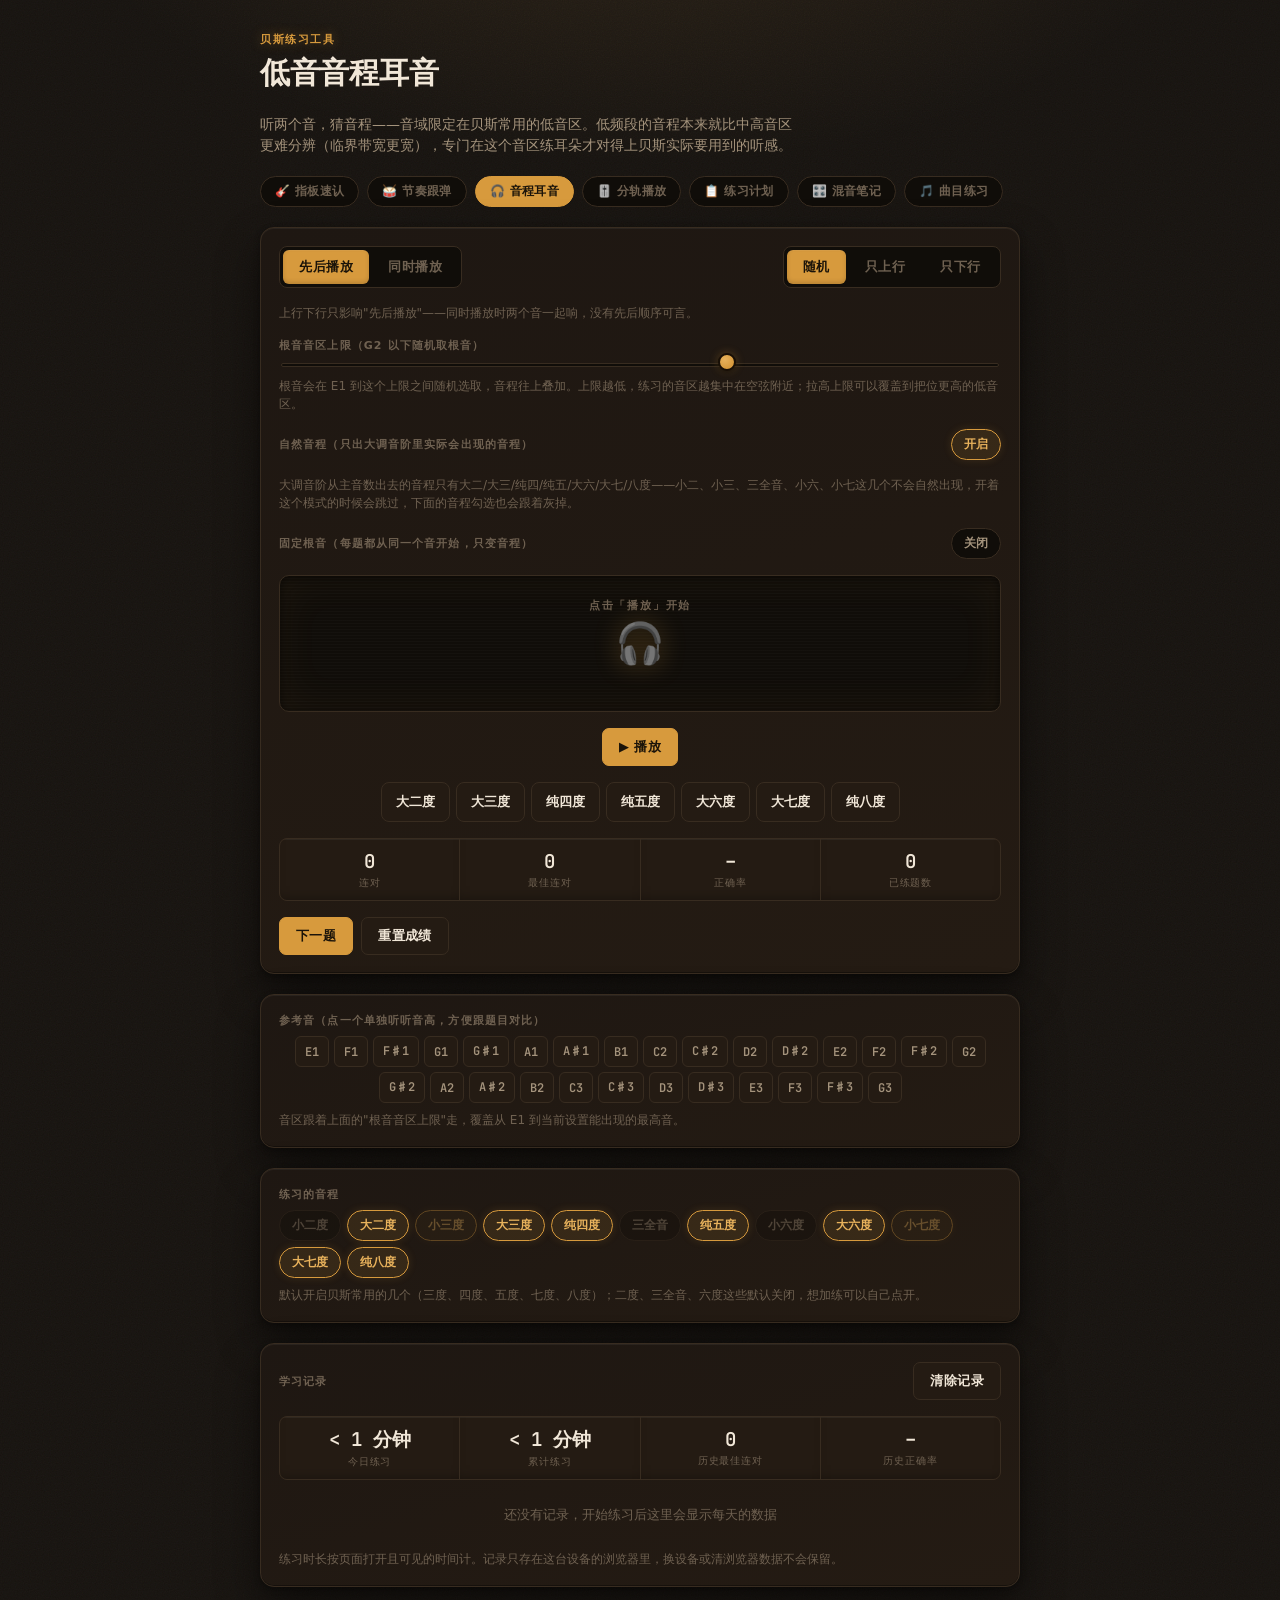
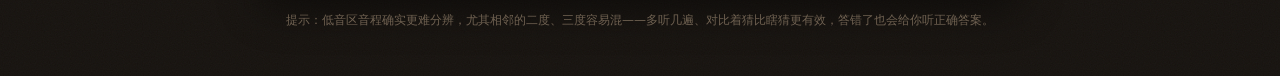
<file: ear-training.html>
<!doctype html>
<html lang="zh-CN">
<head>
<meta charset="UTF-8">
<meta name="viewport" content="width=device-width, initial-scale=1.0">
<title>低音音程耳音 · 贝斯音域练耳</title>
<link rel="preconnect" href="https://fonts.googleapis.com">
<link rel="preconnect" href="https://fonts.gstatic.com" crossorigin>
<link href="https://fonts.googleapis.com/css2?family=JetBrains+Mono:wght@500;600;700&display=swap" rel="stylesheet">
<link rel="stylesheet" href="theme.css">
<style>
  .interval-grid { display: flex; flex-wrap: wrap; gap: 6px; justify-content: center; }
  .interval-btn {
    font-family: var(--font-display);
    font-size: 13px;
    font-weight: 700;
    background: var(--panel-2);
    color: var(--text);
    border: 1px solid var(--line);
    border-radius: 8px;
    padding: 10px 14px;
    cursor: pointer;
    transition: border-color 0.15s, color 0.15s, background 0.15s, transform 0.1s;
  }
  .interval-btn:hover { border-color: var(--accent); color: var(--accent-strong); }
  .interval-btn:active { transform: translateY(1px); }
  .interval-btn:disabled { cursor: default; opacity: 0.5; }
  .pill.disabled { opacity: 0.35; cursor: default; }
  .interval-btn.correct { background: var(--good); color: #10230a; border-color: var(--good); box-shadow: 0 0 14px var(--good-glow); }
  .interval-btn.wrong { background: var(--bad); color: #2a0e08; border-color: var(--bad); box-shadow: 0 0 14px var(--bad-glow); }
  .interval-btn.reveal { border-color: var(--accent-strong); color: var(--accent-strong); box-shadow: 0 0 10px var(--accent-glow); }

  .lcd-icon { font-size: 40px; line-height: 1; filter: drop-shadow(0 0 12px var(--accent-glow)); }
  .lcd-note.good { color: var(--good); text-shadow: 0 0 18px var(--good-glow); }
  .lcd-note.bad { color: var(--bad); text-shadow: 0 0 18px var(--bad-glow); }
  .lcd-notes-tag { font-family: var(--font-mono); font-size: 13px; color: var(--text-muted); letter-spacing: 0.02em; }

  .ref-note-grid { display: flex; flex-wrap: wrap; gap: 5px; justify-content: center; }
  .ref-note-btn {
    font-family: var(--font-mono);
    font-size: 12px;
    font-weight: 600;
    background: var(--panel-2);
    color: var(--text-muted);
    border: 1px solid var(--line);
    border-radius: 6px;
    padding: 6px 9px;
    cursor: pointer;
    transition: border-color 0.1s, color 0.1s, background 0.1s, transform 0.1s;
  }
  .ref-note-btn:hover { border-color: var(--accent); color: var(--accent-strong); }
  .ref-note-btn:active { transform: translateY(1px); }
  .ref-note-btn.playing { background: var(--accent); color: var(--panel); border-color: var(--accent); }
</style>
</head>
<body>

<div class="app">
  <header>
    <div class="eyebrow">贝斯练习工具</div>
    <h1>低音音程耳音</h1>
    <p class="subtitle">听两个音，猜音程——音域限定在贝斯常用的低音区。低频段的音程本来就比中高音区更难分辨（临界带宽更宽），专门在这个音区练耳朵才对得上贝斯实际要用到的听感。</p>
    <nav class="tool-nav">
      <a href="index.html">🎸 指板速认</a>
      <a href="rhythm.html">🥁 节奏跟弹</a>
      <a href="ear-training.html" class="current">🎧 音程耳音</a>
      <a href="stem-mixer.html">🎚️ 分轨播放</a>
      <a href="practice-plan.html">📋 练习计划</a>
      <a href="mixing-notes.html">🎛️ 混音笔记</a>
      <a href="songs.html">🎵 曲目练习</a>
    </nav>
  </header>

  <div class="panel">
    <div class="row-switches">
      <div class="mode-switch" role="tablist" aria-label="播放方式" id="mode-switch">
        <button class="play-mode-btn active" data-mode="melodic" role="tab" aria-selected="true">先后播放</button>
        <button class="play-mode-btn" data-mode="harmonic" role="tab" aria-selected="false">同时播放</button>
      </div>
      <div class="mode-switch" role="tablist" aria-label="上行下行" id="direction-switch">
        <button class="direction-btn active" data-direction="random" role="tab" aria-selected="true">随机</button>
        <button class="direction-btn" data-direction="up" role="tab" aria-selected="false">只上行</button>
        <button class="direction-btn" data-direction="down" role="tab" aria-selected="false">只下行</button>
      </div>
    </div>
    <p class="settings-hint">上行下行只影响"先后播放"——同时播放时两个音一起响，没有先后顺序可言。</p>

    <div class="settings-row">
      <div class="settings-label">根音音区上限（<span id="range-label">G2</span> 以下随机取根音）</div>
      <div class="range-row">
        <input type="range" id="range-slider" min="28" max="52" value="43" step="1">
      </div>
      <p class="settings-hint">根音会在 E1 到这个上限之间随机选取，音程往上叠加。上限越低，练习的音区越集中在空弦附近；拉高上限可以覆盖到把位更高的低音区。</p>
    </div>

    <div class="row-switches">
      <span class="settings-label">自然音程（只出大调音阶里实际会出现的音程）</span>
      <span class="pill on" id="diatonic-toggle">开启</span>
    </div>
    <p class="settings-hint" id="diatonic-hint">大调音阶从主音数出去的音程只有大二/大三/纯四/纯五/大六/大七/八度——小二、小三、三全音、小六、小七这几个不会自然出现，开着这个模式的时候会跳过，下面的音程勾选也会跟着灰掉。</p>

    <div class="row-switches">
      <span class="settings-label">固定根音（每题都从同一个音开始，只变音程）</span>
      <span class="pill" id="lock-root-toggle">关闭</span>
    </div>
    <div class="settings-row" id="fixed-root-row" style="display:none;">
      <div class="settings-label">固定的根音</div>
      <select class="device-select" id="fixed-root-select"></select>
    </div>
    <p class="settings-hint" id="lock-root-hint" style="display:none;">开启后点「▶ 播放」会直接换一个新音程接着放，不用先点「下一题」——适合只想反复听、对比记音程感觉，不每次都判断对错的时候用。</p>

    <div class="lcd">
      <div class="lcd-label" id="lcd-label">点击播放，听完再猜</div>
      <div class="lcd-challenge">
        <span class="lcd-icon" id="lcd-icon">🎧</span>
        <span class="lcd-note" id="lcd-note" style="display:none;"></span>
      </div>
      <div class="lcd-notes-tag" id="lcd-notes-tag" style="display:none;"></div>
      <div class="lcd-feedback" id="lcd-feedback"></div>
    </div>

    <div class="controls" style="justify-content:center;">
      <button class="btn primary" id="btn-play">▶ 播放</button>
    </div>

    <div class="interval-grid" id="interval-grid"></div>

    <div class="stats">
      <div class="stat"><div class="stat-value" id="stat-streak">0</div><div class="stat-label">连对</div></div>
      <div class="stat"><div class="stat-value" id="stat-best">0</div><div class="stat-label">最佳连对</div></div>
      <div class="stat"><div class="stat-value" id="stat-accuracy">–</div><div class="stat-label">正确率</div></div>
      <div class="stat"><div class="stat-value" id="stat-total">0</div><div class="stat-label">已练题数</div></div>
    </div>

    <div class="controls">
      <button class="btn primary" id="btn-skip">下一题</button>
      <button class="btn" id="btn-reset">重置成绩</button>
    </div>
  </div>

  <div class="panel">
    <div class="settings-row">
      <div class="settings-label">参考音（点一个单独听听音高，方便跟题目对比）</div>
      <div class="ref-note-grid" id="ref-note-grid"></div>
      <p class="settings-hint">音区跟着上面的"根音音区上限"走，覆盖从 E1 到当前设置能出现的最高音。</p>
    </div>
  </div>

  <div class="panel">
    <div class="settings-row">
      <div class="settings-label">练习的音程</div>
      <div class="pill-group" id="interval-toggles"></div>
      <p class="settings-hint">默认开启贝斯常用的几个（三度、四度、五度、七度、八度）；二度、三全音、六度这些默认关闭，想加练可以自己点开。</p>
    </div>
  </div>

  <div class="panel">
    <div class="row-switches">
      <div class="settings-label">学习记录</div>
      <button class="btn" id="btn-clear-history">清除记录</button>
    </div>
    <div class="stats">
      <div class="stat"><div class="stat-value" id="history-today">0 分钟</div><div class="stat-label">今日练习</div></div>
      <div class="stat"><div class="stat-value" id="history-total">0 分钟</div><div class="stat-label">累计练习</div></div>
      <div class="stat"><div class="stat-value" id="history-best-streak">0</div><div class="stat-label">历史最佳连对</div></div>
      <div class="stat"><div class="stat-value" id="history-accuracy">–</div><div class="stat-label">历史正确率</div></div>
    </div>
    <div class="history-list" id="history-list"></div>
    <p class="settings-hint">练习时长按页面打开且可见的时间计。记录只存在这台设备的浏览器里，换设备或清浏览器数据不会保留。</p>
  </div>

  <footer>提示：低音区音程确实更难分辨，尤其相邻的二度、三度容易混——多听几遍、对比着猜比瞎猜更有效，答错了也会给你听正确答案。</footer>
</div>

<script>
(function () {
  const NOTE_NAMES = ['C', 'C♯', 'D', 'D♯', 'E', 'F', 'F♯', 'G', 'G♯', 'A', 'A♯', 'B'];
  const MIN_ROOT = 28; // E1
  const INTERVALS = [
    { name: '小二度', semitones: 1, on: false },
    { name: '大二度', semitones: 2, on: true },
    { name: '小三度', semitones: 3, on: true },
    { name: '大三度', semitones: 4, on: true },
    { name: '纯四度', semitones: 5, on: true },
    { name: '三全音', semitones: 6, on: false },
    { name: '纯五度', semitones: 7, on: true },
    { name: '小六度', semitones: 8, on: false },
    { name: '大六度', semitones: 9, on: true },
    { name: '小七度', semitones: 10, on: true },
    { name: '大七度', semitones: 11, on: true },
    { name: '纯八度', semitones: 12, on: true },
  ];

  function midiToName(m) { return `${NOTE_NAMES[((m % 12) + 12) % 12]}${Math.floor(m / 12) - 1}`; }
  function midiToFreq(m) { return 440 * Math.pow(2, (m - 69) / 12); }

  // Semitone distances that actually occur counting from the tonic up to
  // another degree of a major scale (2nd through octave). Minor 2nd/3rd/6th/
  // 7th and the tritone happen *between* various scale degrees, but never
  // from the tonic itself, so they're not "natural" in that specific sense.
  const DIATONIC_SEMITONES = new Set([2, 4, 5, 7, 9, 11, 12]);

  function isIntervalUsable(i) {
    return !state.diatonicOnly || DIATONIC_SEMITONES.has(INTERVALS[i].semitones);
  }

  const state = {
    maxRoot: 43,
    playMode: 'melodic',
    direction: 'random',
    intervalsEnabled: INTERVALS.map(iv => iv.on),
    diatonicOnly: true,
    lockRoot: false,
    fixedRoot: MIN_ROOT,
    challenge: null,
    answered: false,
    streak: 0,
    best: 0,
    correct: 0,
    total: 0,
  };

  let audioCtx = null;

  const el = {};
  ['modeSwitch','directionSwitch','rangeLabel','rangeSlider','lcdLabel','lcdNote','lcdIcon','lcdNotesTag','lcdFeedback',
   'btnPlay','intervalGrid','statStreak','statBest','statAccuracy','statTotal',
   'btnSkip','btnReset','intervalToggles','refNoteGrid','btnClearHistory','historyToday','historyTotal',
   'historyBestStreak','historyAccuracy','historyList',
   'diatonicToggle','lockRootToggle','fixedRootRow','fixedRootSelect','lockRootHint']
   .forEach(key => { el[key] = document.getElementById(key.replace(/([A-Z])/g, m => '-' + m.toLowerCase())); });

  // ---------- practice history ----------
  const HISTORY_KEY = 'bassIntervalEarTrainer_history_v1';

  function loadHistory() {
    try {
      const raw = localStorage.getItem(HISTORY_KEY);
      if (raw) {
        const parsed = JSON.parse(raw);
        if (parsed && typeof parsed === 'object' && parsed.days) return parsed;
      }
    } catch (e) {}
    return { totalMs: 0, bestStreakEver: 0, correct: 0, total: 0, days: {} };
  }
  function saveHistory() { try { localStorage.setItem(HISTORY_KEY, JSON.stringify(history)); } catch (e) {} }
  let history = loadHistory();

  function todayKey() {
    const d = new Date();
    return `${d.getFullYear()}-${String(d.getMonth() + 1).padStart(2, '0')}-${String(d.getDate()).padStart(2, '0')}`;
  }
  function getDayEntry(key) { return history.days[key] || { ms: 0, correct: 0, total: 0, bestStreak: 0 }; }
  function ensureTodayEntry() {
    const k = todayKey();
    if (!history.days[k]) history.days[k] = { ms: 0, correct: 0, total: 0, bestStreak: 0 };
    return history.days[k];
  }

  function logAnswer(isCorrect) {
    const entry = ensureTodayEntry();
    entry.total++;
    if (isCorrect) entry.correct++;
    history.total = (history.total || 0) + 1;
    if (isCorrect) history.correct = (history.correct || 0) + 1;
    saveHistory();
    renderHistoryList();
  }
  function logStreak(streak) {
    const entry = ensureTodayEntry();
    entry.bestStreak = Math.max(entry.bestStreak || 0, streak);
    history.bestStreakEver = Math.max(history.bestStreakEver || 0, streak);
    saveHistory();
    updateTimeDisplays();
  }

  function formatDuration(ms) {
    const totalMin = Math.floor(ms / 60000);
    if (totalMin < 1) return '< 1 分钟';
    const h = Math.floor(totalMin / 60);
    const m = totalMin % 60;
    return h > 0 ? `${h} 小时 ${m} 分钟` : `${m} 分钟`;
  }

  function isActivelyPracticing() { return document.visibilityState === 'visible'; }

  function updateTimeDisplays() {
    el.historyToday.textContent = formatDuration(getDayEntry(todayKey()).ms);
    el.historyTotal.textContent = formatDuration(history.totalMs);
    el.historyBestStreak.textContent = history.bestStreakEver || 0;
    el.historyAccuracy.textContent = history.total > 0 ? Math.round((history.correct / history.total) * 100) + '%' : '–';
  }

  function renderHistoryList() {
    updateTimeDisplays();
    const keys = Object.keys(history.days).sort().reverse().slice(0, 7);
    if (keys.length === 0) {
      el.historyList.innerHTML = '<div class="history-empty">还没有记录，开始练习后这里会显示每天的数据</div>';
      return;
    }
    el.historyList.innerHTML = keys.map(k => {
      const e = history.days[k];
      const label = k.slice(5).replace('-', '/');
      const acc = e.total > 0 ? Math.round((e.correct / e.total) * 100) + '%' : '–';
      return `<div class="history-row">
        <span class="history-date">${label}</span>
        <span class="history-metrics"><span>${formatDuration(e.ms)}</span><span class="dim">正确率 ${acc}</span><span class="dim">最高连对 ${e.bestStreak || 0}</span></span>
      </div>`;
    }).join('');
  }

  setInterval(() => {
    if (!isActivelyPracticing()) return;
    const entry = ensureTodayEntry();
    entry.ms += 1000;
    history.totalMs += 1000;
    saveHistory();
    updateTimeDisplays();
  }, 1000);

  el.btnClearHistory.addEventListener('click', () => {
    if (!confirm('确定要清除所有学习记录吗？这个操作无法撤销。')) return;
    history = { totalMs: 0, bestStreakEver: 0, correct: 0, total: 0, days: {} };
    saveHistory();
    renderHistoryList();
  });

  // ---------- interval toggles ----------
  function buildIntervalToggles() {
    el.intervalToggles.innerHTML = '';
    INTERVALS.forEach((iv, i) => {
      const usable = isIntervalUsable(i);
      const pill = document.createElement('span');
      pill.className = 'pill' + (state.intervalsEnabled[i] ? ' on' : '') + (usable ? '' : ' disabled');
      pill.textContent = iv.name;
      pill.addEventListener('click', () => {
        if (!isIntervalUsable(i)) return;
        const enabledCount = state.intervalsEnabled.filter((on, idx) => on && isIntervalUsable(idx)).length;
        if (state.intervalsEnabled[i] && enabledCount === 1) return;
        state.intervalsEnabled[i] = !state.intervalsEnabled[i];
        pill.classList.toggle('on', state.intervalsEnabled[i]);
        buildIntervalGrid();
        generateChallenge();
      });
      el.intervalToggles.appendChild(pill);
    });
  }

  function buildIntervalGrid() {
    el.intervalGrid.innerHTML = '';
    INTERVALS.forEach((iv, i) => {
      if (!state.intervalsEnabled[i] || !isIntervalUsable(i)) return;
      const btn = document.createElement('button');
      btn.className = 'interval-btn';
      btn.textContent = iv.name;
      btn.dataset.index = i;
      btn.addEventListener('click', () => onAnswer(i));
      el.intervalGrid.appendChild(btn);
    });
  }

  // ---------- reference notes ----------
  // Covers every semitone a challenge could actually use: roots go up to
  // state.maxRoot, and the widest interval in the list (octave, 12
  // semitones) can land on top of that root.
  function buildReferenceNotes() {
    el.refNoteGrid.innerHTML = '';
    const highest = state.maxRoot + 12;
    for (let m = MIN_ROOT; m <= highest; m++) {
      const btn = document.createElement('button');
      btn.className = 'ref-note-btn';
      btn.textContent = midiToName(m);
      btn.addEventListener('click', () => {
        ensureAudio();
        playTone(m, audioCtx.currentTime + 0.02, 1.5);
        btn.classList.add('playing');
        setTimeout(() => btn.classList.remove('playing'), 1500);
      });
      el.refNoteGrid.appendChild(btn);
    }
  }

  // ---------- audio ----------
  function ensureAudio() {
    if (!audioCtx) audioCtx = new (window.AudioContext || window.webkitAudioContext)();
    if (audioCtx.state === 'suspended') audioCtx.resume();
  }

  function playTone(midi, startTime, duration) {
    const freq = midiToFreq(midi);

    // This tool's whole job is unambiguous pitch, so the tone prioritizes
    // that over sounding like a real plucked bass (that's what rhythm.html's
    // click uses a richer sawtooth for -- nobody's judging its pitch there).
    // A sawtooth's 2nd harmonic sits exactly one octave above the
    // fundamental and is loud enough to be heard as separate octave
    // content layered into the note, which actively works against
    // interval judgment. Triangle has no even harmonics at all -- no
    // energy at the octave -- and its odd harmonics fall off fast, so the
    // fundamental stays unambiguous.
    const osc = audioCtx.createOscillator();
    osc.type = 'triangle';
    osc.frequency.value = freq;

    const filter = audioCtx.createBiquadFilter();
    filter.type = 'lowpass';
    filter.Q.value = 0.7;
    // Scales with pitch (as elsewhere) so timbre stays consistent across
    // the register, kept modest since triangle needs little help staying
    // clean.
    // The 500Hz floor was higher than freq*6 for most of this app's actual
    // register (MIN_ROOT=E1≈41Hz gives freq*6≈247), so it silently
    // overrode the proportional scaling for exactly the low notes this
    // tool focuses on. That's the same bug fixed once before in the
    // fretboard tool's filter, reintroduced here by a floor value that
    // didn't account for how low this tool's register actually goes: an
    // octave built on a low root had its cutoff clamped to the *same*
    // 500Hz for both notes, so the upper note ended up with roughly half
    // the cutoff-to-fundamental ratio of the lower one -- disproportionately
    // dull relative to its own pitch, breaking the "same timbre, higher
    // register" cue that makes an octave read as an octave. Lowering the
    // floor below what MIN_ROOT ever produces means it no longer clamps
    // anywhere in this tool's actual range.
    filter.frequency.value = Math.min(2200, Math.max(150, freq * 6));

    // Attack, then hold at full volume for the whole note, then a short
    // release at the very end. The previous envelope started decaying
    // (via setTargetAtTime) immediately after the attack, so the note was
    // already fading out well before `duration` elapsed -- raising
    // `duration` only stretched an inaudible tail, not the audible part,
    // which is why the note kept sounding short no matter how long
    // `duration` was set to. Holding at full volume until shortly before
    // the end makes the note's audible length actually track `duration`.
    const release = 0.15;
    const amp = audioCtx.createGain();
    amp.gain.setValueAtTime(0.0001, startTime);
    amp.gain.exponentialRampToValueAtTime(0.6, startTime + 0.01);
    amp.gain.setValueAtTime(0.6, startTime + Math.max(0.01, duration - release));
    amp.gain.exponentialRampToValueAtTime(0.0001, startTime + duration + 0.04);

    osc.connect(filter).connect(amp).connect(audioCtx.destination);
    osc.start(startTime);
    osc.stop(startTime + duration + 0.05);
  }

  function playChallenge() {
    if (!state.challenge) return;
    ensureAudio();
    const now = audioCtx.currentTime + 0.05;
    const [a, b] = state.challenge.notes;
    if (state.playMode === 'harmonic') {
      playTone(a, now, 2.2);
      playTone(b, now, 2.2);
    } else {
      playTone(a, now, 1.2);
      playTone(b, now + 1.4, 1.2);
    }
  }

  // ---------- challenge ----------
  function generateChallenge() {
    const enabled = INTERVALS.filter((_, i) => state.intervalsEnabled[i] && isIntervalUsable(i));
    if (enabled.length === 0) {
      state.challenge = null;
      el.lcdLabel.textContent = state.diatonicOnly ? '请至少启用一个大调音阶内的音程' : '请至少启用一个音程';
      return;
    }
    const iv = enabled[Math.floor(Math.random() * enabled.length)];
    const ivIndex = INTERVALS.indexOf(iv);
    const root = state.lockRoot ? state.fixedRoot : (MIN_ROOT + Math.floor(Math.random() * (state.maxRoot - MIN_ROOT + 1)));
    const upper = root + iv.semitones;
    const reversed = state.direction === 'up' ? false
      : state.direction === 'down' ? true
      : Math.random() < 0.5;
    const notes = reversed ? [upper, root] : [root, upper];

    state.challenge = { intervalIndex: ivIndex, notes };
    state.answered = false;
    // Browsers won't let audio play before a user gesture creates the
    // AudioContext, so only auto-play once that's already happened (i.e.
    // every challenge after the player's first "播放" click); the very
    // first challenge waits for that click instead of failing silently.
    el.lcdLabel.textContent = audioCtx ? '点击播放，听完再猜' : '点击「播放」开始';
    el.lcdIcon.style.display = 'inline';
    el.lcdNote.style.display = 'none';
    el.lcdNotesTag.style.display = 'none';
    setFeedback('', '');
    el.intervalGrid.querySelectorAll('.interval-btn').forEach(b => {
      b.classList.remove('correct', 'wrong', 'reveal');
      b.disabled = false;
    });
    if (audioCtx) playChallenge();
  }

  function setFeedback(text, kind) {
    el.lcdFeedback.textContent = text;
    el.lcdFeedback.classList.remove('good', 'bad');
    if (kind) el.lcdFeedback.classList.add(kind);
  }

  function onAnswer(guessIndex) {
    if (!state.challenge || state.answered) return;
    state.answered = true;
    const correctIndex = state.challenge.intervalIndex;
    const isCorrect = guessIndex === correctIndex;

    el.intervalGrid.querySelectorAll('.interval-btn').forEach(b => {
      b.disabled = true;
      const idx = Number(b.dataset.index);
      if (idx === guessIndex) b.classList.add(isCorrect ? 'correct' : 'wrong');
      if (!isCorrect && idx === correctIndex) b.classList.add('reveal');
    });

    el.lcdIcon.style.display = 'none';
    el.lcdNote.style.display = 'inline';
    el.lcdNote.textContent = INTERVALS[correctIndex].name;
    el.lcdNote.className = 'lcd-note ' + (isCorrect ? 'good' : 'bad');
    el.lcdLabel.textContent = '正确答案';
    const [firstMidi, secondMidi] = state.challenge.notes;
    const sep = state.playMode === 'harmonic' ? ' + ' : ' → ';
    el.lcdNotesTag.textContent = midiToName(firstMidi) + sep + midiToName(secondMidi);
    el.lcdNotesTag.style.display = 'block';

    state.total++;
    if (isCorrect) {
      state.correct++;
      state.streak++;
      state.best = Math.max(state.best, state.streak);
      logStreak(state.streak);
      setFeedback('对了', 'good');
    } else {
      state.streak = 0;
      setFeedback('答案是「' + INTERVALS[correctIndex].name + '」', 'bad');
    }
    logAnswer(isCorrect);
    updateStats();
    // No auto-advance: the player reads the reveal at their own pace and
    // clicks "下一题" when ready, rather than a timer deciding for them.
  }

  function updateStats() {
    el.statStreak.textContent = state.streak;
    el.statBest.textContent = state.best;
    el.statAccuracy.textContent = state.total > 0 ? Math.round((state.correct / state.total) * 100) + '%' : '–';
    el.statTotal.textContent = state.total;
  }

  function resetStats() {
    state.streak = 0; state.best = 0; state.correct = 0; state.total = 0;
    updateStats();
  }

  // ---------- controls ----------
  el.btnPlay.addEventListener('click', () => {
    ensureAudio();
    // With the root locked, "播放" doubles as "next + play" once the current
    // challenge has been answered, so listening to a stream of intervals off
    // the same anchor note is a single click instead of "下一题" then "播放"
    // every time. Before answering (or with no root lock), the button just
    // replays the current challenge, since that's needed for re-listening
    // before guessing -- generating a new one here would let a click on
    // "播放" skip the question instead of just replaying it.
    if (state.lockRoot && state.answered) generateChallenge();
    else playChallenge();
  });
  el.btnSkip.addEventListener('click', generateChallenge);
  el.btnReset.addEventListener('click', resetStats);

  el.modeSwitch.querySelectorAll('.play-mode-btn').forEach(btn => {
    btn.addEventListener('click', () => {
      state.playMode = btn.dataset.mode;
      el.modeSwitch.querySelectorAll('.play-mode-btn').forEach(b => {
        b.classList.toggle('active', b === btn);
        b.setAttribute('aria-selected', b === btn ? 'true' : 'false');
      });
    });
  });

  el.directionSwitch.querySelectorAll('.direction-btn').forEach(btn => {
    btn.addEventListener('click', () => {
      state.direction = btn.dataset.direction;
      el.directionSwitch.querySelectorAll('.direction-btn').forEach(b => {
        b.classList.toggle('active', b === btn);
        b.setAttribute('aria-selected', b === btn ? 'true' : 'false');
      });
      generateChallenge();
    });
  });

  el.rangeSlider.addEventListener('input', () => {
    state.maxRoot = Number(el.rangeSlider.value);
    el.rangeLabel.textContent = midiToName(state.maxRoot);
    buildFixedRootOptions();
    buildReferenceNotes();
    generateChallenge();
  });

  // ---------- diatonic / fixed-root controls ----------
  function buildFixedRootOptions() {
    const prev = state.fixedRoot;
    el.fixedRootSelect.innerHTML = '';
    for (let m = MIN_ROOT; m <= state.maxRoot; m++) {
      const opt = document.createElement('option');
      opt.value = m;
      opt.textContent = midiToName(m);
      el.fixedRootSelect.appendChild(opt);
    }
    state.fixedRoot = Math.min(Math.max(prev, MIN_ROOT), state.maxRoot);
    el.fixedRootSelect.value = state.fixedRoot;
  }

  el.diatonicToggle.addEventListener('click', () => {
    state.diatonicOnly = !state.diatonicOnly;
    el.diatonicToggle.classList.toggle('on', state.diatonicOnly);
    el.diatonicToggle.textContent = state.diatonicOnly ? '开启' : '关闭';
    buildIntervalToggles();
    buildIntervalGrid();
    generateChallenge();
  });

  el.lockRootToggle.addEventListener('click', () => {
    state.lockRoot = !state.lockRoot;
    el.lockRootToggle.classList.toggle('on', state.lockRoot);
    el.lockRootToggle.textContent = state.lockRoot ? '开启' : '关闭';
    el.fixedRootRow.style.display = state.lockRoot ? 'flex' : 'none';
    el.lockRootHint.style.display = state.lockRoot ? 'block' : 'none';
    generateChallenge();
  });

  el.fixedRootSelect.addEventListener('change', () => {
    state.fixedRoot = Number(el.fixedRootSelect.value);
    if (state.lockRoot) generateChallenge();
  });

  // ---------- init ----------
  el.rangeLabel.textContent = midiToName(state.maxRoot);
  buildFixedRootOptions();
  buildIntervalToggles();
  buildIntervalGrid();
  buildReferenceNotes();
  updateStats();
  renderHistoryList();
  generateChallenge();
})();
</script>
</body>
</html>
</file>
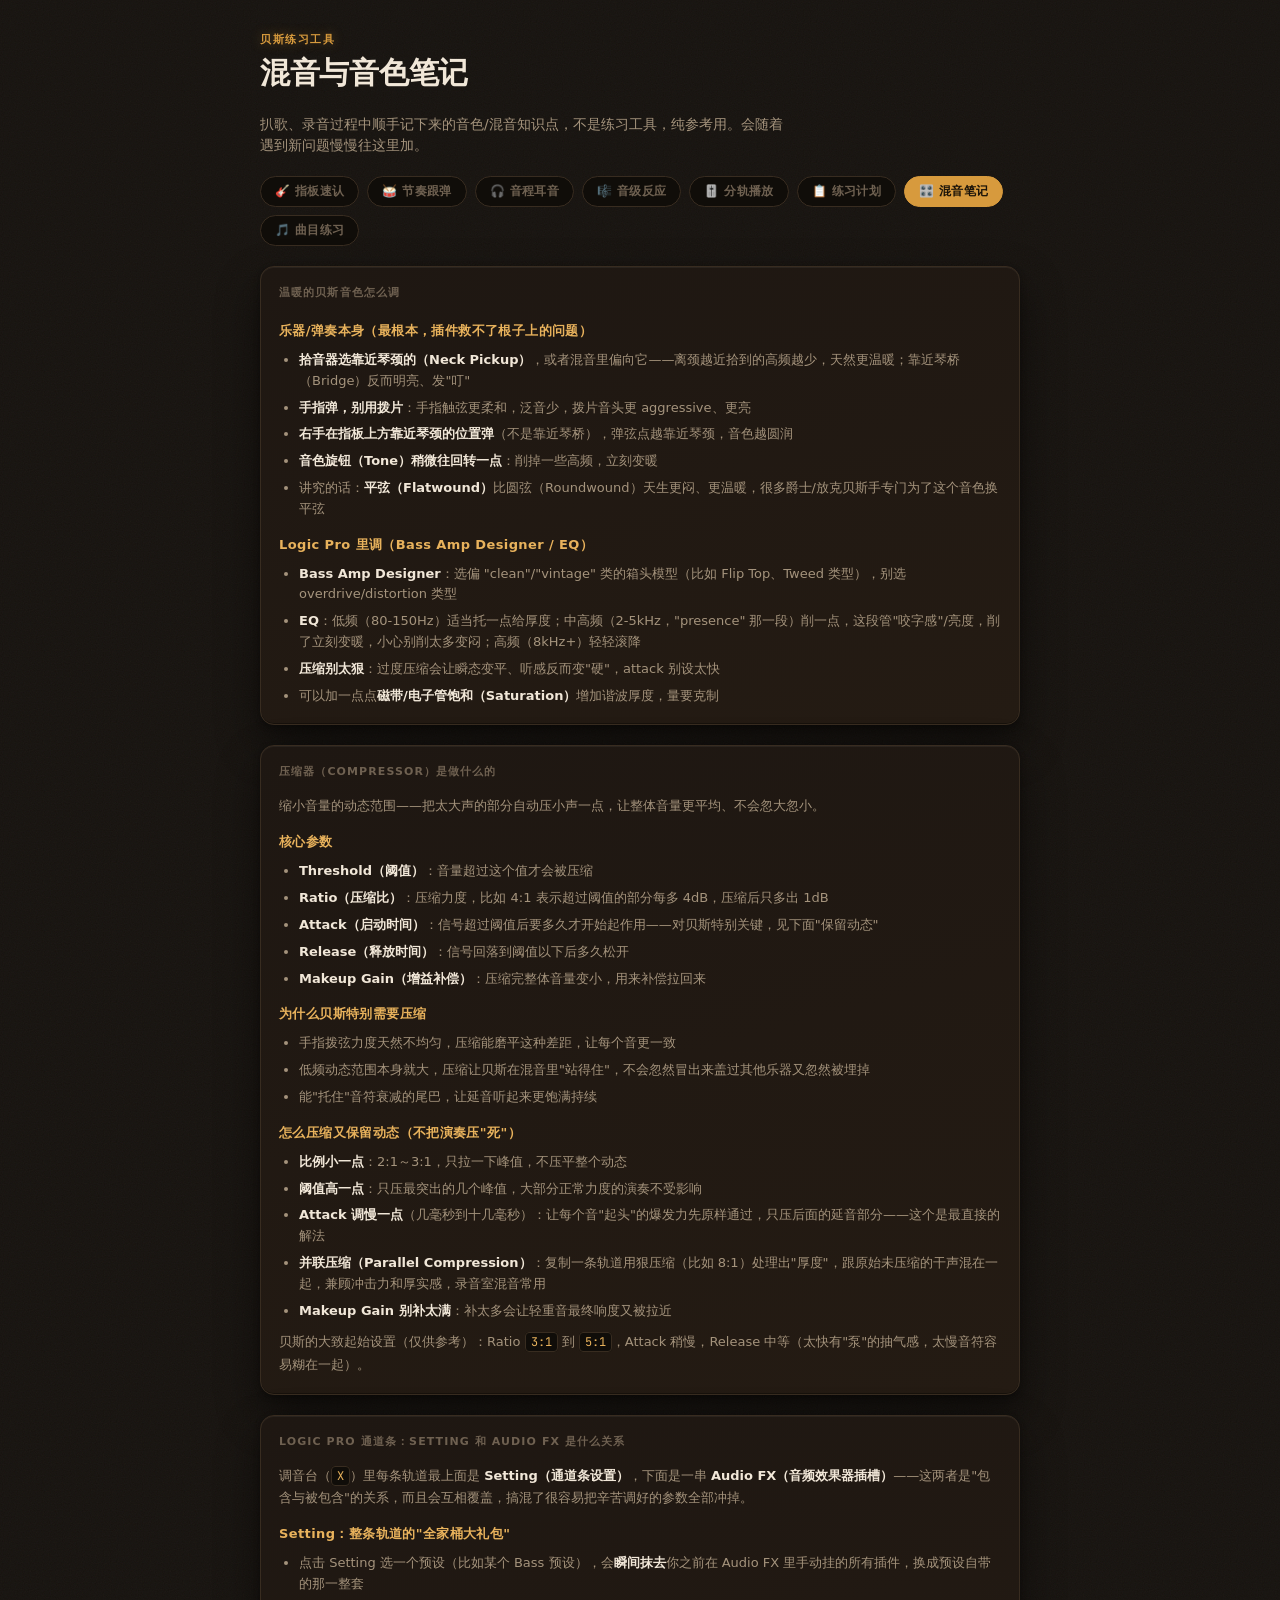
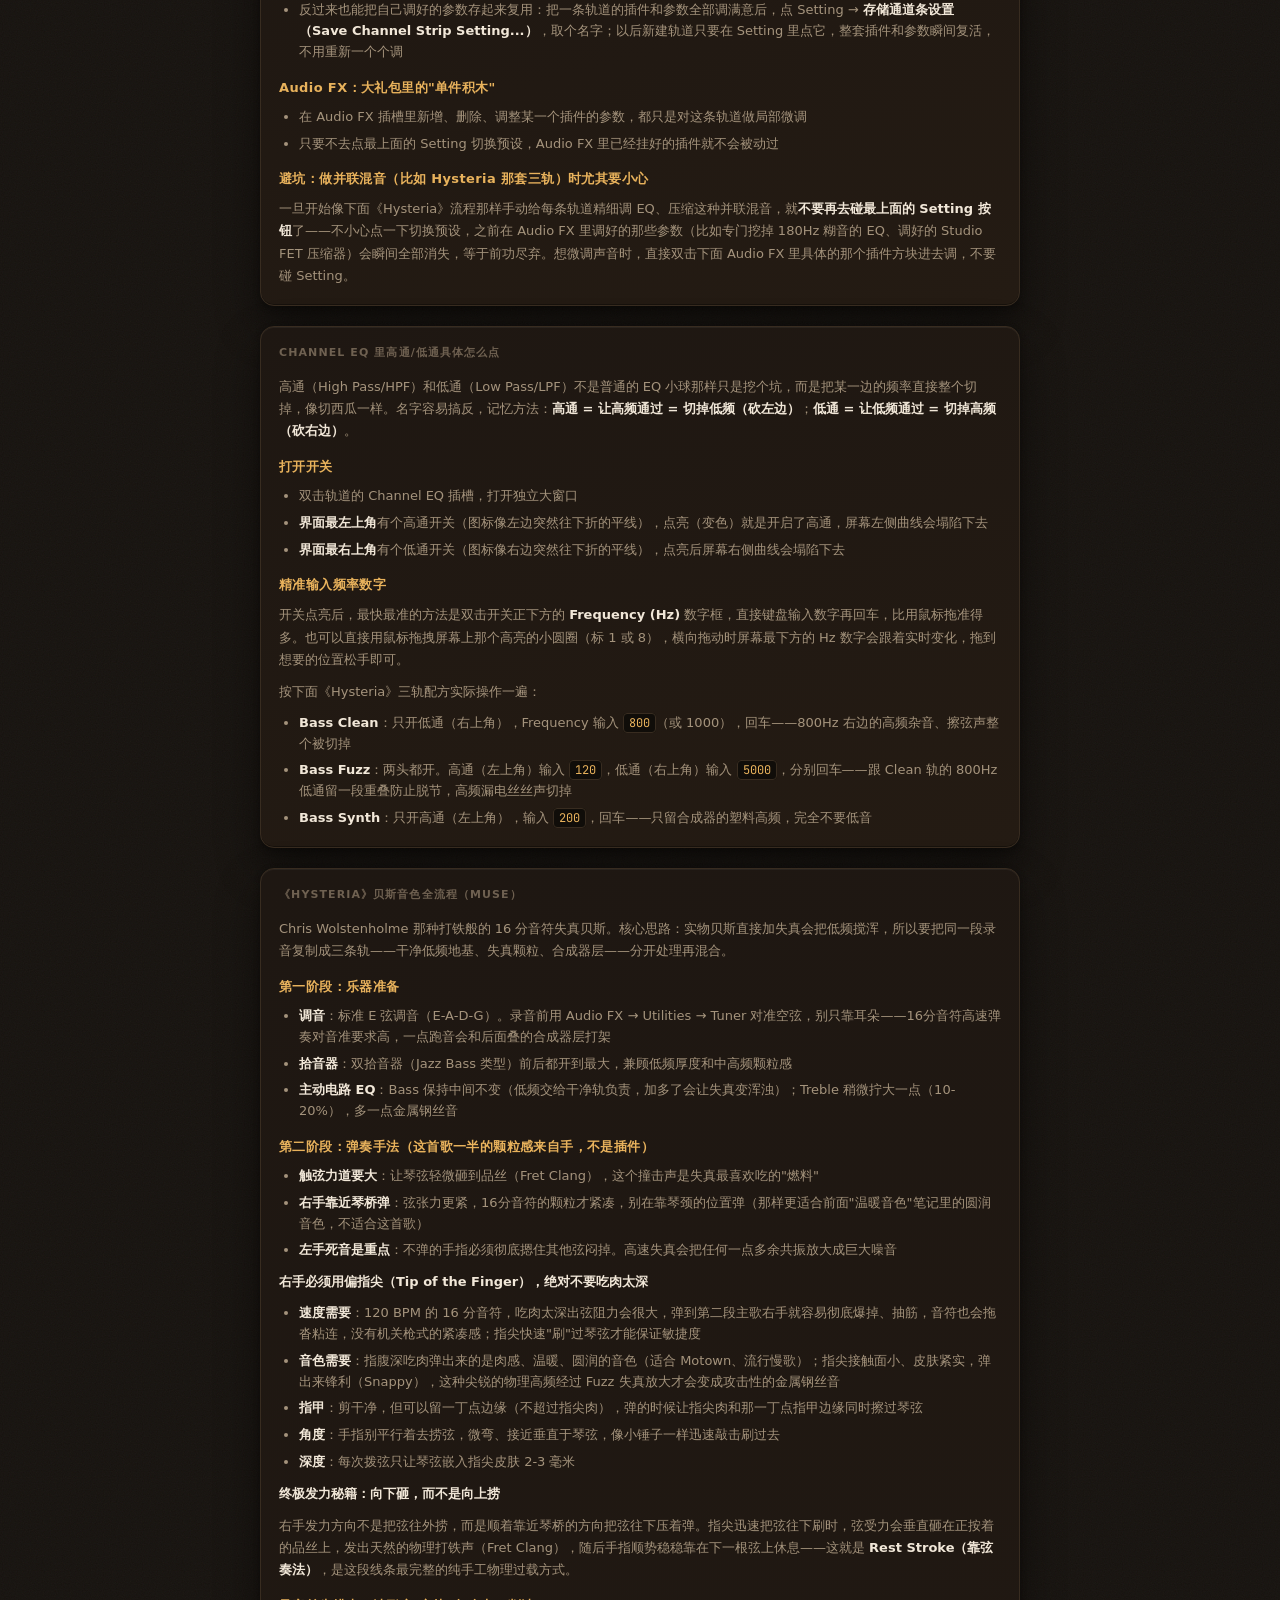
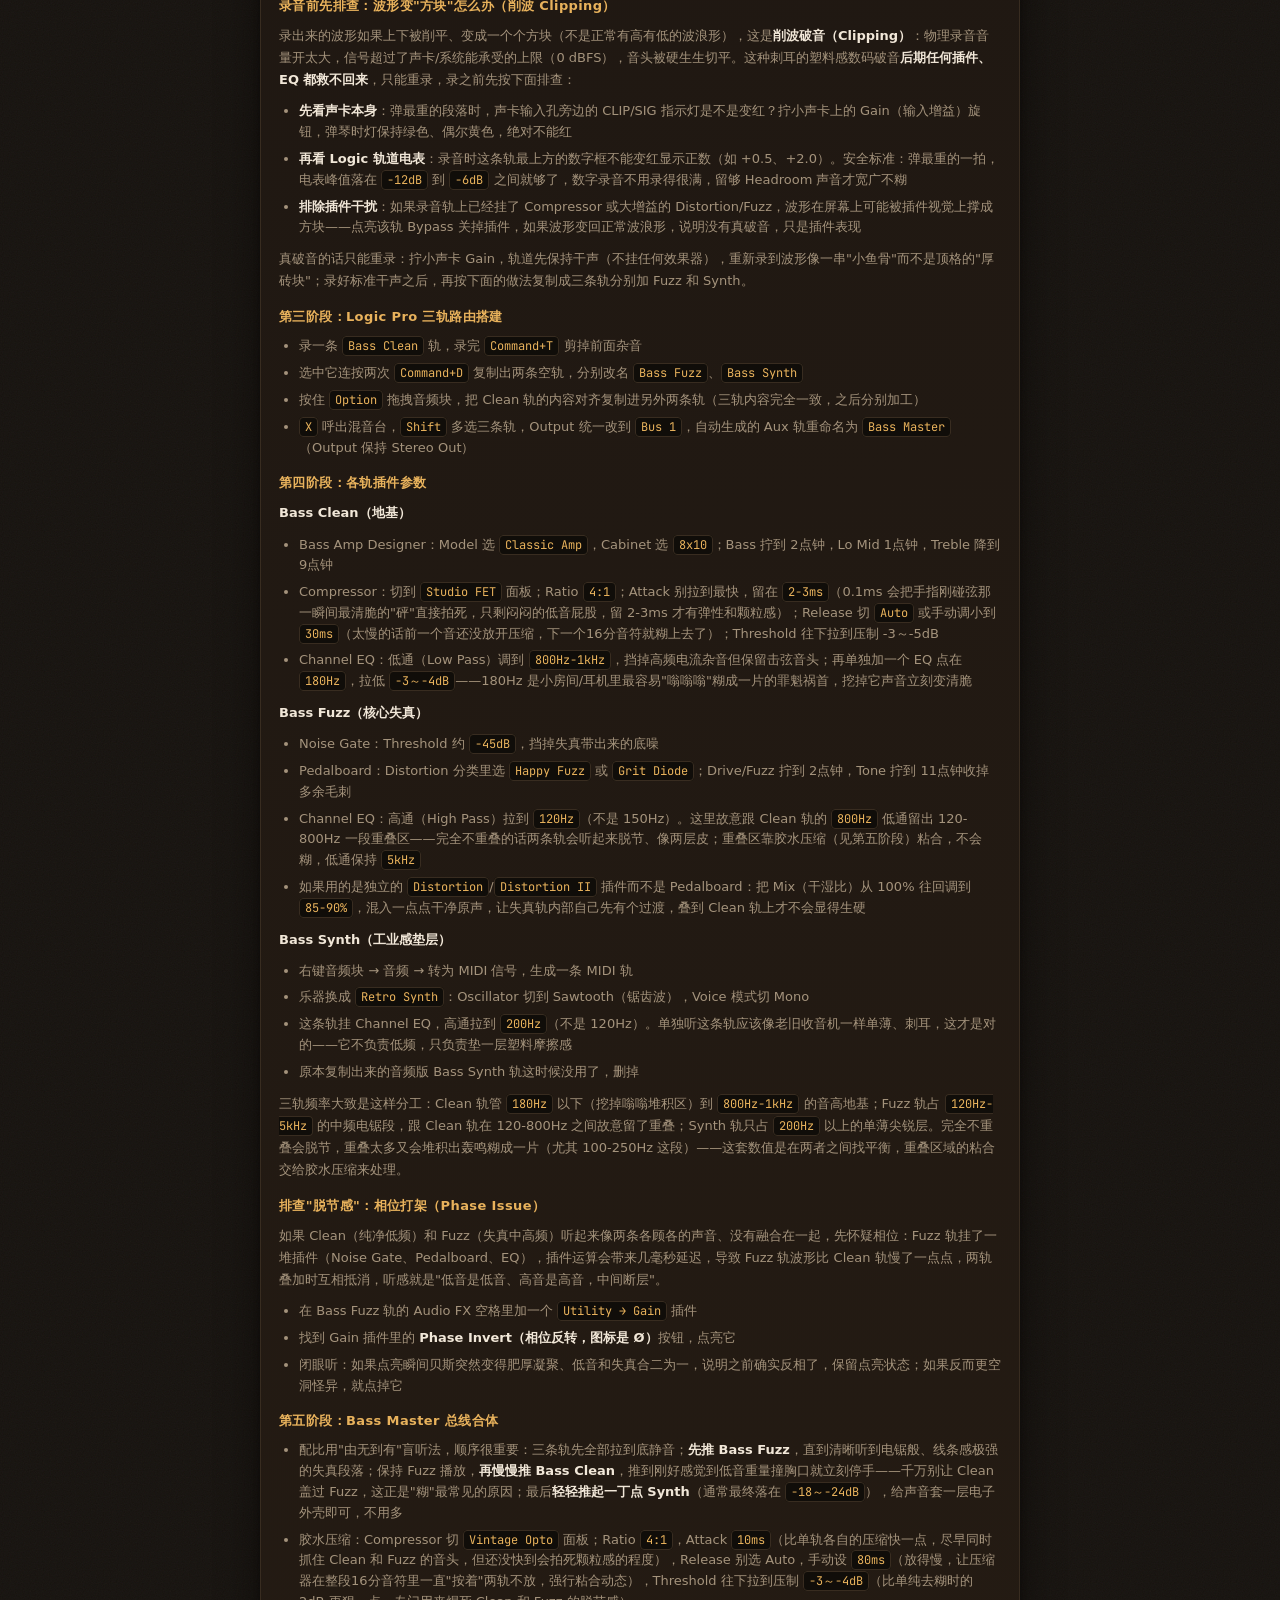
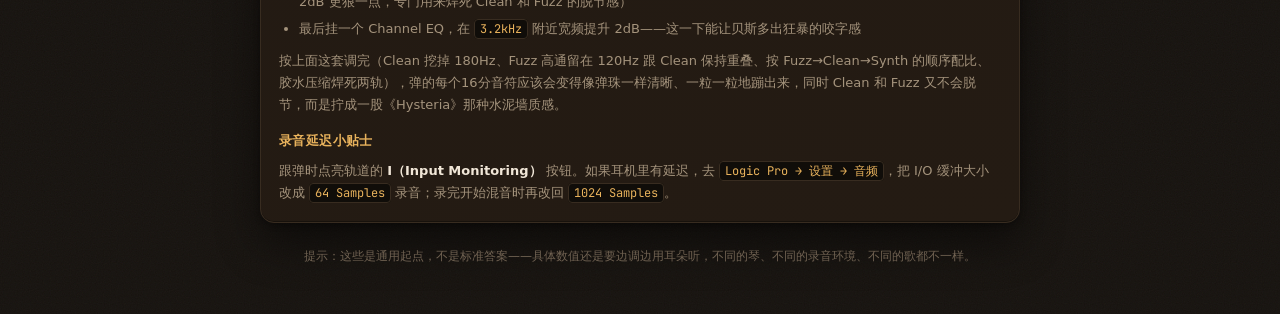
<file: mixing-notes.html>
<!doctype html>
<html lang="zh-CN">
<head>
<meta charset="UTF-8">
<meta name="viewport" content="width=device-width, initial-scale=1.0">
<title>混音与音色笔记</title>
<link rel="preconnect" href="https://fonts.googleapis.com">
<link rel="preconnect" href="https://fonts.gstatic.com" crossorigin>
<link href="https://fonts.googleapis.com/css2?family=JetBrains+Mono:wght@500;600;700&display=swap" rel="stylesheet">
<link rel="stylesheet" href="theme.css">
<style>
  .note-content { display: flex; flex-direction: column; gap: 10px; }
  .note-content h3 {
    font-family: var(--font-display);
    font-size: 13px;
    font-weight: 700;
    letter-spacing: 0.03em;
    color: var(--accent-strong);
    margin: 6px 0 0;
  }
  .note-content p { margin: 0; font-size: 13px; line-height: 1.7; color: var(--text-muted); }
  .note-content ul { margin: 0; padding-left: 20px; display: flex; flex-direction: column; gap: 6px; }
  .note-content li { font-size: 13px; line-height: 1.6; color: var(--text-muted); }
  .note-content strong { color: var(--text); font-weight: 700; }
  .note-content code {
    font-family: var(--font-mono);
    font-size: 12px;
    background: var(--panel-inset);
    border: 1px solid var(--line);
    border-radius: 4px;
    padding: 1px 5px;
    color: var(--accent-strong);
  }
</style>
</head>
<body>

<div class="app">
  <header>
    <div class="eyebrow">贝斯练习工具</div>
    <h1>混音与音色笔记</h1>
    <p class="subtitle">扒歌、录音过程中顺手记下来的音色/混音知识点，不是练习工具，纯参考用。会随着遇到新问题慢慢往这里加。</p>
    <nav class="tool-nav">
      <a href="index.html">🎸 指板速认</a>
      <a href="rhythm.html">🥁 节奏跟弹</a>
      <a href="ear-training.html">🎧 音程耳音</a>
      <a href="scale-degree.html">🎼 音级反应</a>
      <a href="stem-mixer.html">🎚️ 分轨播放</a>
      <a href="practice-plan.html">📋 练习计划</a>
      <a href="mixing-notes.html" class="current">🎛️ 混音笔记</a>
      <a href="songs.html">🎵 曲目练习</a>
    </nav>
  </header>

  <div class="panel">
    <div class="settings-label">温暖的贝斯音色怎么调</div>
    <div class="note-content">
      <h3>乐器/弹奏本身（最根本，插件救不了根子上的问题）</h3>
      <ul>
        <li><strong>拾音器选靠近琴颈的（Neck Pickup）</strong>，或者混音里偏向它——离颈越近拾到的高频越少，天然更温暖；靠近琴桥（Bridge）反而明亮、发"叮"</li>
        <li><strong>手指弹，别用拨片</strong>：手指触弦更柔和，泛音少，拨片音头更 aggressive、更亮</li>
        <li><strong>右手在指板上方靠近琴颈的位置弹</strong>（不是靠近琴桥），弹弦点越靠近琴颈，音色越圆润</li>
        <li><strong>音色旋钮（Tone）稍微往回转一点</strong>：削掉一些高频，立刻变暖</li>
        <li>讲究的话：<strong>平弦（Flatwound）</strong>比圆弦（Roundwound）天生更闷、更温暖，很多爵士/放克贝斯手专门为了这个音色换平弦</li>
      </ul>
      <h3>Logic Pro 里调（Bass Amp Designer / EQ）</h3>
      <ul>
        <li><strong>Bass Amp Designer</strong>：选偏 "clean"/"vintage" 类的箱头模型（比如 Flip Top、Tweed 类型），别选 overdrive/distortion 类型</li>
        <li><strong>EQ</strong>：低频（80-150Hz）适当托一点给厚度；中高频（2-5kHz，"presence" 那一段）削一点，这段管"咬字感"/亮度，削了立刻变暖，小心别削太多变闷；高频（8kHz+）轻轻滚降</li>
        <li><strong>压缩别太狠</strong>：过度压缩会让瞬态变平、听感反而变"硬"，attack 别设太快</li>
        <li>可以加一点点<strong>磁带/电子管饱和（Saturation）</strong>增加谐波厚度，量要克制</li>
      </ul>
    </div>
  </div>

  <div class="panel">
    <div class="settings-label">压缩器（Compressor）是做什么的</div>
    <div class="note-content">
      <p>缩小音量的动态范围——把太大声的部分自动压小声一点，让整体音量更平均、不会忽大忽小。</p>
      <h3>核心参数</h3>
      <ul>
        <li><strong>Threshold（阈值）</strong>：音量超过这个值才会被压缩</li>
        <li><strong>Ratio（压缩比）</strong>：压缩力度，比如 4:1 表示超过阈值的部分每多 4dB，压缩后只多出 1dB</li>
        <li><strong>Attack（启动时间）</strong>：信号超过阈值后要多久才开始起作用——对贝斯特别关键，见下面"保留动态"</li>
        <li><strong>Release（释放时间）</strong>：信号回落到阈值以下后多久松开</li>
        <li><strong>Makeup Gain（增益补偿）</strong>：压缩完整体音量变小，用来补偿拉回来</li>
      </ul>
      <h3>为什么贝斯特别需要压缩</h3>
      <ul>
        <li>手指拨弦力度天然不均匀，压缩能磨平这种差距，让每个音更一致</li>
        <li>低频动态范围本身就大，压缩让贝斯在混音里"站得住"，不会忽然冒出来盖过其他乐器又忽然被埋掉</li>
        <li>能"托住"音符衰减的尾巴，让延音听起来更饱满持续</li>
      </ul>
      <h3>怎么压缩又保留动态（不把演奏压"死"）</h3>
      <ul>
        <li><strong>比例小一点</strong>：2:1～3:1，只拉一下峰值，不压平整个动态</li>
        <li><strong>阈值高一点</strong>：只压最突出的几个峰值，大部分正常力度的演奏不受影响</li>
        <li><strong>Attack 调慢一点</strong>（几毫秒到十几毫秒）：让每个音"起头"的爆发力先原样通过，只压后面的延音部分——这个是最直接的解法</li>
        <li><strong>并联压缩（Parallel Compression）</strong>：复制一条轨道用狠压缩（比如 8:1）处理出"厚度"，跟原始未压缩的干声混在一起，兼顾冲击力和厚实感，录音室混音常用</li>
        <li><strong>Makeup Gain 别补太满</strong>：补太多会让轻重音最终响度又被拉近</li>
      </ul>
      <p>贝斯的大致起始设置（仅供参考）：Ratio <code>3:1</code> 到 <code>5:1</code>，Attack 稍慢，Release 中等（太快有"泵"的抽气感，太慢音符容易糊在一起）。</p>
    </div>
  </div>

  <div class="panel">
    <div class="settings-label">Logic Pro 通道条：Setting 和 Audio FX 是什么关系</div>
    <div class="note-content">
      <p>调音台（<code>X</code>）里每条轨道最上面是 <strong>Setting（通道条设置）</strong>，下面是一串 <strong>Audio FX（音频效果器插槽）</strong>——这两者是"包含与被包含"的关系，而且会互相覆盖，搞混了很容易把辛苦调好的参数全部冲掉。</p>
      <h3>Setting：整条轨道的"全家桶大礼包"</h3>
      <ul>
        <li>点击 Setting 选一个预设（比如某个 Bass 预设），会<strong>瞬间抹去</strong>你之前在 Audio FX 里手动挂的所有插件，换成预设自带的那一整套</li>
        <li>反过来也能把自己调好的参数存起来复用：把一条轨道的插件和参数全部调满意后，点 Setting → <strong>存储通道条设置（Save Channel Strip Setting...）</strong>，取个名字；以后新建轨道只要在 Setting 里点它，整套插件和参数瞬间复活，不用重新一个个调</li>
      </ul>
      <h3>Audio FX：大礼包里的"单件积木"</h3>
      <ul>
        <li>在 Audio FX 插槽里新增、删除、调整某一个插件的参数，都只是对这条轨道做局部微调</li>
        <li>只要不去点最上面的 Setting 切换预设，Audio FX 里已经挂好的插件就不会被动过</li>
      </ul>
      <h3>避坑：做并联混音（比如 Hysteria 那套三轨）时尤其要小心</h3>
      <p>一旦开始像下面《Hysteria》流程那样手动给每条轨道精细调 EQ、压缩这种并联混音，就<strong>不要再去碰最上面的 Setting 按钮</strong>了——不小心点一下切换预设，之前在 Audio FX 里调好的那些参数（比如专门挖掉 180Hz 糊音的 EQ、调好的 Studio FET 压缩器）会瞬间全部消失，等于前功尽弃。想微调声音时，直接双击下面 Audio FX 里具体的那个插件方块进去调，不要碰 Setting。</p>
    </div>
  </div>

  <div class="panel">
    <div class="settings-label">Channel EQ 里高通/低通具体怎么点</div>
    <div class="note-content">
      <p>高通（High Pass/HPF）和低通（Low Pass/LPF）不是普通的 EQ 小球那样只是挖个坑，而是把某一边的频率直接整个切掉，像切西瓜一样。名字容易搞反，记忆方法：<strong>高通 = 让高频通过 = 切掉低频（砍左边）</strong>；<strong>低通 = 让低频通过 = 切掉高频（砍右边）</strong>。</p>
      <h3>打开开关</h3>
      <ul>
        <li>双击轨道的 Channel EQ 插槽，打开独立大窗口</li>
        <li><strong>界面最左上角</strong>有个高通开关（图标像左边突然往下折的平线），点亮（变色）就是开启了高通，屏幕左侧曲线会塌陷下去</li>
        <li><strong>界面最右上角</strong>有个低通开关（图标像右边突然往下折的平线），点亮后屏幕右侧曲线会塌陷下去</li>
      </ul>
      <h3>精准输入频率数字</h3>
      <p>开关点亮后，最快最准的方法是双击开关正下方的 <strong>Frequency (Hz)</strong> 数字框，直接键盘输入数字再回车，比用鼠标拖准得多。也可以直接用鼠标拖拽屏幕上那个高亮的小圆圈（标 1 或 8），横向拖动时屏幕最下方的 Hz 数字会跟着实时变化，拖到想要的位置松手即可。</p>
      <p>按下面《Hysteria》三轨配方实际操作一遍：</p>
      <ul>
        <li><strong>Bass Clean</strong>：只开低通（右上角），Frequency 输入 <code>800</code>（或 1000），回车——800Hz 右边的高频杂音、擦弦声整个被切掉</li>
        <li><strong>Bass Fuzz</strong>：两头都开。高通（左上角）输入 <code>120</code>，低通（右上角）输入 <code>5000</code>，分别回车——跟 Clean 轨的 800Hz 低通留一段重叠防止脱节，高频漏电丝丝声切掉</li>
        <li><strong>Bass Synth</strong>：只开高通（左上角），输入 <code>200</code>，回车——只留合成器的塑料高频，完全不要低音</li>
      </ul>
    </div>
  </div>

  <div class="panel">
    <div class="settings-label">《Hysteria》贝斯音色全流程（Muse）</div>
    <div class="note-content">
      <p>Chris Wolstenholme 那种打铁般的 16 分音符失真贝斯。核心思路：实物贝斯直接加失真会把低频搅浑，所以要把同一段录音复制成三条轨——干净低频地基、失真颗粒、合成器层——分开处理再混合。</p>

      <h3>第一阶段：乐器准备</h3>
      <ul>
        <li><strong>调音</strong>：标准 E 弦调音（E-A-D-G）。录音前用 Audio FX → Utilities → Tuner 对准空弦，别只靠耳朵——16分音符高速弹奏对音准要求高，一点跑音会和后面叠的合成器层打架</li>
        <li><strong>拾音器</strong>：双拾音器（Jazz Bass 类型）前后都开到最大，兼顾低频厚度和中高频颗粒感</li>
        <li><strong>主动电路 EQ</strong>：Bass 保持中间不变（低频交给干净轨负责，加多了会让失真变浑浊）；Treble 稍微拧大一点（10-20%），多一点金属钢丝音</li>
      </ul>

      <h3>第二阶段：弹奏手法（这首歌一半的颗粒感来自手，不是插件）</h3>
      <ul>
        <li><strong>触弦力道要大</strong>：让琴弦轻微砸到品丝（Fret Clang），这个撞击声是失真最喜欢吃的"燃料"</li>
        <li><strong>右手靠近琴桥弹</strong>：弦张力更紧，16分音符的颗粒才紧凑，别在靠琴颈的位置弹（那样更适合前面"温暖音色"笔记里的圆润音色，不适合这首歌）</li>
        <li><strong>左手死音是重点</strong>：不弹的手指必须彻底摁住其他弦闷掉。高速失真会把任何一点多余共振放大成巨大噪音</li>
      </ul>
      <p><strong>右手必须用偏指尖（Tip of the Finger），绝对不要吃肉太深</strong></p>
      <ul>
        <li><strong>速度需要</strong>：120 BPM 的 16 分音符，吃肉太深出弦阻力会很大，弹到第二段主歌右手就容易彻底爆掉、抽筋，音符也会拖沓粘连，没有机关枪式的紧凑感；指尖快速"刷"过琴弦才能保证敏捷度</li>
        <li><strong>音色需要</strong>：指腹深吃肉弹出来的是肉感、温暖、圆润的音色（适合 Motown、流行慢歌）；指尖接触面小、皮肤紧实，弹出来锋利（Snappy），这种尖锐的物理高频经过 Fuzz 失真放大才会变成攻击性的金属钢丝音</li>
        <li><strong>指甲</strong>：剪干净，但可以留一丁点边缘（不超过指尖肉），弹的时候让指尖肉和那一丁点指甲边缘同时擦过琴弦</li>
        <li><strong>角度</strong>：手指别平行着去捞弦，微弯、接近垂直于琴弦，像小锤子一样迅速敲击刷过去</li>
        <li><strong>深度</strong>：每次拨弦只让琴弦嵌入指尖皮肤 2-3 毫米</li>
      </ul>
      <p><strong>终极发力秘籍：向下砸，而不是向上捞</strong></p>
      <p>右手发力方向不是把弦往外捞，而是顺着靠近琴桥的方向把弦往下压着弹。指尖迅速把弦往下刷时，弦受力会垂直砸在正按着的品丝上，发出天然的物理打铁声（Fret Clang），随后手指顺势稳稳靠在下一根弦上休息——这就是 <strong>Rest Stroke（靠弦奏法）</strong>，是这段线条最完整的纯手工物理过载方式。</p>

      <h3>录音前先排查：波形变"方块"怎么办（削波 Clipping）</h3>
      <p>录出来的波形如果上下被削平、变成一个个方块（不是正常有高有低的波浪形），这是<strong>削波破音（Clipping）</strong>：物理录音音量开太大，信号超过了声卡/系统能承受的上限（0 dBFS），音头被硬生生切平。这种刺耳的塑料感数码破音<strong>后期任何插件、EQ 都救不回来</strong>，只能重录，录之前先按下面排查：</p>
      <ul>
        <li><strong>先看声卡本身</strong>：弹最重的段落时，声卡输入孔旁边的 CLIP/SIG 指示灯是不是变红？拧小声卡上的 Gain（输入增益）旋钮，弹琴时灯保持绿色、偶尔黄色，绝对不能红</li>
        <li><strong>再看 Logic 轨道电表</strong>：录音时这条轨最上方的数字框不能变红显示正数（如 +0.5、+2.0）。安全标准：弹最重的一拍，电表峰值落在 <code>-12dB</code> 到 <code>-6dB</code> 之间就够了，数字录音不用录得很满，留够 Headroom 声音才宽广不糊</li>
        <li><strong>排除插件干扰</strong>：如果录音轨上已经挂了 Compressor 或大增益的 Distortion/Fuzz，波形在屏幕上可能被插件视觉上撑成方块——点亮该轨 Bypass 关掉插件，如果波形变回正常波浪形，说明没有真破音，只是插件表现</li>
      </ul>
      <p>真破音的话只能重录：拧小声卡 Gain，轨道先保持干声（不挂任何效果器），重新录到波形像一串"小鱼骨"而不是顶格的"厚砖块"；录好标准干声之后，再按下面的做法复制成三条轨分别加 Fuzz 和 Synth。</p>

      <h3>第三阶段：Logic Pro 三轨路由搭建</h3>
      <ul>
        <li>录一条 <code>Bass Clean</code> 轨，录完 <code>Command+T</code> 剪掉前面杂音</li>
        <li>选中它连按两次 <code>Command+D</code> 复制出两条空轨，分别改名 <code>Bass Fuzz</code>、<code>Bass Synth</code></li>
        <li>按住 <code>Option</code> 拖拽音频块，把 Clean 轨的内容对齐复制进另外两条轨（三轨内容完全一致，之后分别加工）</li>
        <li><code>X</code> 呼出混音台，<code>Shift</code> 多选三条轨，Output 统一改到 <code>Bus 1</code>，自动生成的 Aux 轨重命名为 <code>Bass Master</code>（Output 保持 Stereo Out）</li>
      </ul>

      <h3>第四阶段：各轨插件参数</h3>
      <p><strong>Bass Clean（地基）</strong></p>
      <ul>
        <li>Bass Amp Designer：Model 选 <code>Classic Amp</code>，Cabinet 选 <code>8x10</code>；Bass 拧到 2点钟，Lo Mid 1点钟，Treble 降到 9点钟</li>
        <li>Compressor：切到 <code>Studio FET</code> 面板；Ratio <code>4:1</code>；Attack 别拉到最快，留在 <code>2-3ms</code>（0.1ms 会把手指刚碰弦那一瞬间最清脆的"砰"直接拍死，只剩闷闷的低音屁股，留 2-3ms 才有弹性和颗粒感）；Release 切 <code>Auto</code> 或手动调小到 <code>30ms</code>（太慢的话前一个音还没放开压缩，下一个16分音符就糊上去了）；Threshold 往下拉到压制 -3～-5dB</li>
        <li>Channel EQ：低通（Low Pass）调到 <code>800Hz-1kHz</code>，挡掉高频电流杂音但保留击弦音头；再单独加一个 EQ 点在 <code>180Hz</code>，拉低 <code>-3～-4dB</code>——180Hz 是小房间/耳机里最容易"嗡嗡嗡"糊成一片的罪魁祸首，挖掉它声音立刻变清脆</li>
      </ul>
      <p><strong>Bass Fuzz（核心失真）</strong></p>
      <ul>
        <li>Noise Gate：Threshold 约 <code>-45dB</code>，挡掉失真带出来的底噪</li>
        <li>Pedalboard：Distortion 分类里选 <code>Happy Fuzz</code> 或 <code>Grit Diode</code>；Drive/Fuzz 拧到 2点钟，Tone 拧到 11点钟收掉多余毛刺</li>
        <li>Channel EQ：高通（High Pass）拉到 <code>120Hz</code>（不是 150Hz）。这里故意跟 Clean 轨的 <code>800Hz</code> 低通留出 120-800Hz 一段重叠区——完全不重叠的话两条轨会听起来脱节、像两层皮；重叠区靠胶水压缩（见第五阶段）粘合，不会糊，低通保持 <code>5kHz</code></li>
        <li>如果用的是独立的 <code>Distortion</code>/<code>Distortion II</code> 插件而不是 Pedalboard：把 Mix（干湿比）从 100% 往回调到 <code>85-90%</code>，混入一点点干净原声，让失真轨内部自己先有个过渡，叠到 Clean 轨上才不会显得生硬</li>
      </ul>
      <p><strong>Bass Synth（工业感垫层）</strong></p>
      <ul>
        <li>右键音频块 → 音频 → 转为 MIDI 信号，生成一条 MIDI 轨</li>
        <li>乐器换成 <code>Retro Synth</code>：Oscillator 切到 Sawtooth（锯齿波），Voice 模式切 Mono</li>
        <li>这条轨挂 Channel EQ，高通拉到 <code>200Hz</code>（不是 120Hz）。单独听这条轨应该像老旧收音机一样单薄、刺耳，这才是对的——它不负责低频，只负责垫一层塑料摩擦感</li>
        <li>原本复制出来的音频版 Bass Synth 轨这时候没用了，删掉</li>
      </ul>
      <p>三轨频率大致是这样分工：Clean 轨管 <code>180Hz</code> 以下（挖掉嗡嗡堆积区）到 <code>800Hz-1kHz</code> 的音高地基；Fuzz 轨占 <code>120Hz-5kHz</code> 的中频电锯段，跟 Clean 轨在 120-800Hz 之间故意留了重叠；Synth 轨只占 <code>200Hz</code> 以上的单薄尖锐层。完全不重叠会脱节，重叠太多又会堆积出轰鸣糊成一片（尤其 100-250Hz 这段）——这套数值是在两者之间找平衡，重叠区域的粘合交给胶水压缩来处理。</p>

      <h3>排查"脱节感"：相位打架（Phase Issue）</h3>
      <p>如果 Clean（纯净低频）和 Fuzz（失真中高频）听起来像两条各顾各的声音、没有融合在一起，先怀疑相位：Fuzz 轨挂了一堆插件（Noise Gate、Pedalboard、EQ），插件运算会带来几毫秒延迟，导致 Fuzz 轨波形比 Clean 轨慢了一点点，两轨叠加时互相抵消，听感就是"低音是低音、高音是高音，中间断层"。</p>
      <ul>
        <li>在 Bass Fuzz 轨的 Audio FX 空格里加一个 <code>Utility → Gain</code> 插件</li>
        <li>找到 Gain 插件里的 <strong>Phase Invert（相位反转，图标是 Ø）</strong>按钮，点亮它</li>
        <li>闭眼听：如果点亮瞬间贝斯突然变得肥厚凝聚、低音和失真合二为一，说明之前确实反相了，保留点亮状态；如果反而更空洞怪异，就点掉它</li>
      </ul>

      <h3>第五阶段：Bass Master 总线合体</h3>
      <ul>
        <li>配比用"由无到有"盲听法，顺序很重要：三条轨先全部拉到底静音；<strong>先推 Bass Fuzz</strong>，直到清晰听到电锯般、线条感极强的失真段落；保持 Fuzz 播放，<strong>再慢慢推 Bass Clean</strong>，推到刚好感觉到低音重量撞胸口就立刻停手——千万别让 Clean 盖过 Fuzz，这正是"糊"最常见的原因；最后<strong>轻轻推起一丁点 Synth</strong>（通常最终落在 <code>-18～-24dB</code>），给声音套一层电子外壳即可，不用多</li>
        <li>胶水压缩：Compressor 切 <code>Vintage Opto</code> 面板；Ratio <code>4:1</code>，Attack <code>10ms</code>（比单轨各自的压缩快一点，尽早同时抓住 Clean 和 Fuzz 的音头，但还没快到会拍死颗粒感的程度），Release 别选 Auto，手动设 <code>80ms</code>（放得慢，让压缩器在整段16分音符里一直"按着"两轨不放，强行粘合动态），Threshold 往下拉到压制 <code>-3～-4dB</code>（比单纯去糊时的 2dB 更狠一点，专门用来焊死 Clean 和 Fuzz 的脱节感）</li>
        <li>最后挂一个 Channel EQ，在 <code>3.2kHz</code> 附近宽频提升 2dB——这一下能让贝斯多出狂暴的咬字感</li>
      </ul>
      <p>按上面这套调完（Clean 挖掉 180Hz、Fuzz 高通留在 120Hz 跟 Clean 保持重叠、按 Fuzz→Clean→Synth 的顺序配比、胶水压缩焊死两轨），弹的每个16分音符应该会变得像弹珠一样清晰、一粒一粒地蹦出来，同时 Clean 和 Fuzz 又不会脱节，而是拧成一股《Hysteria》那种水泥墙质感。</p>

      <h3>录音延迟小贴士</h3>
      <p>跟弹时点亮轨道的 <strong>I（Input Monitoring）</strong> 按钮。如果耳机里有延迟，去 <code>Logic Pro → 设置 → 音频</code>，把 I/O 缓冲大小改成 <code>64 Samples</code> 录音；录完开始混音时再改回 <code>1024 Samples</code>。</p>
    </div>
  </div>

  <footer>提示：这些是通用起点，不是标准答案——具体数值还是要边调边用耳朵听，不同的琴、不同的录音环境、不同的歌都不一样。</footer>
</div>

</body>
</html>
</file>
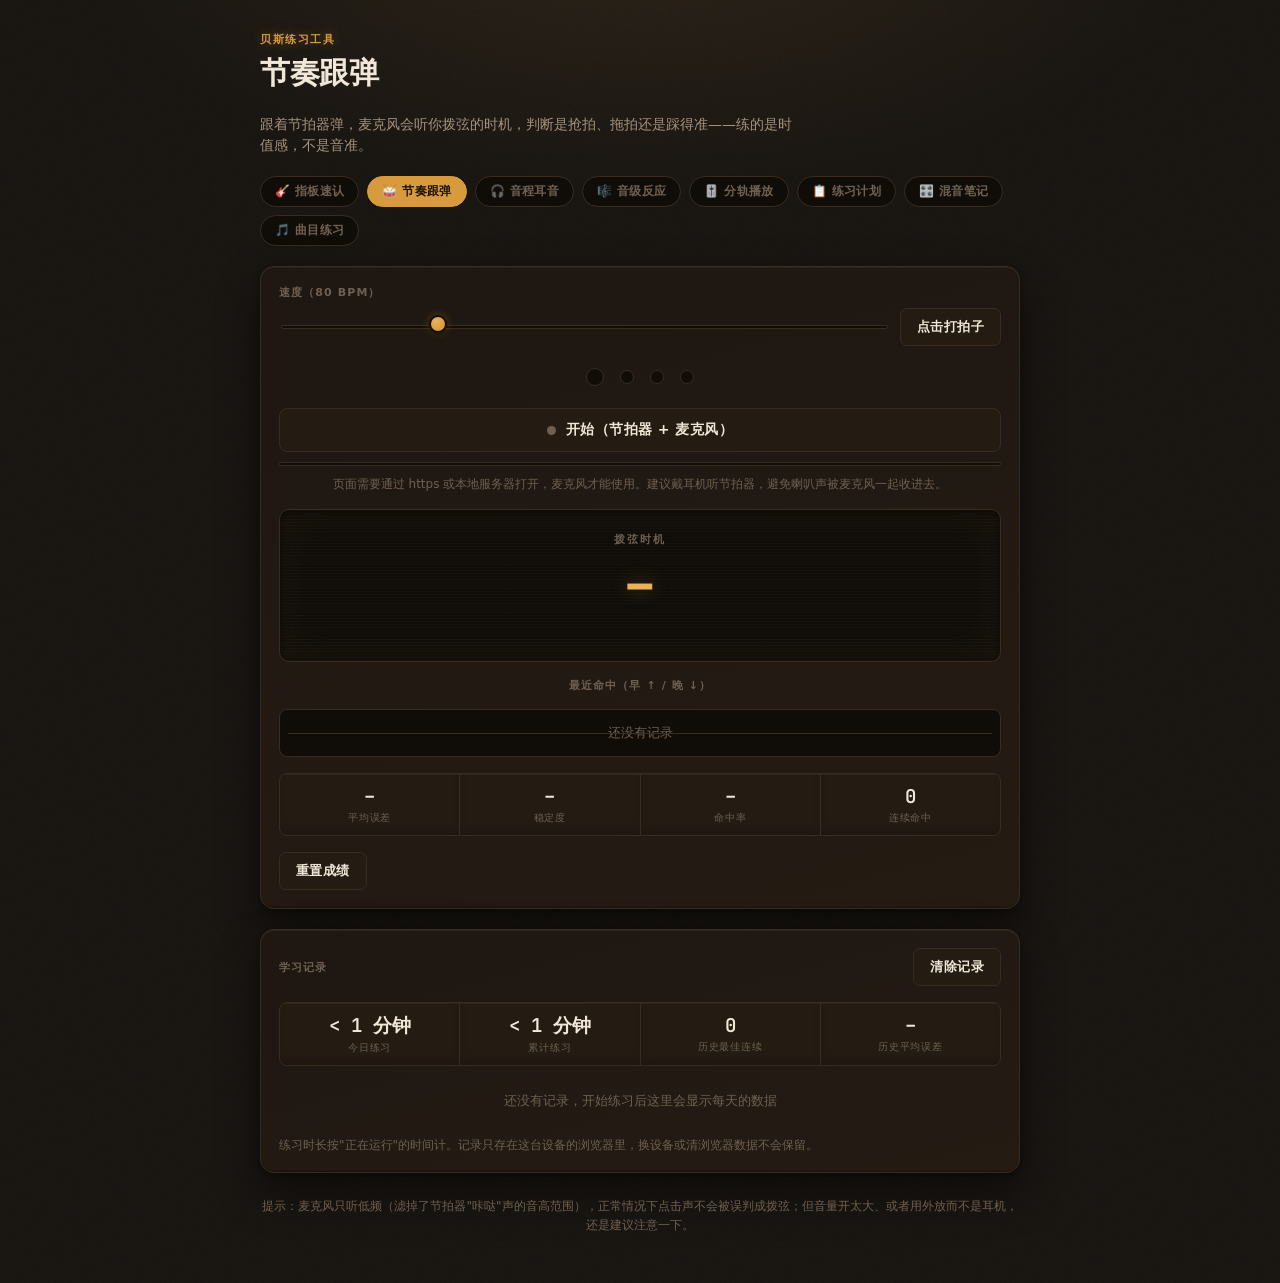
<file: rhythm.html>
<!doctype html>
<html lang="zh-CN">
<head>
<meta charset="UTF-8">
<meta name="viewport" content="width=device-width, initial-scale=1.0">
<title>节奏跟弹 · 麦克风节拍训练</title>
<link rel="preconnect" href="https://fonts.googleapis.com">
<link rel="preconnect" href="https://fonts.gstatic.com" crossorigin>
<link href="https://fonts.googleapis.com/css2?family=JetBrains+Mono:wght@500;600;700&display=swap" rel="stylesheet">
<link rel="stylesheet" href="theme.css">
<style>
  /* ---- beat indicator ---- */
  .beat-row { display: flex; justify-content: center; align-items: center; gap: 16px; padding: 6px 0; }
  .beat-dot {
    width: 14px; height: 14px;
    border-radius: 50%;
    background: var(--panel-inset);
    border: 1px solid var(--line);
    transition: background 0.08s, box-shadow 0.08s, transform 0.08s;
  }
  .beat-dot.down { width: 18px; height: 18px; }
  .beat-dot.lit { background: var(--accent-strong); box-shadow: 0 0 14px var(--accent-glow); transform: scale(1.2); }

  /* ---- LCD accuracy coloring (page-specific override) ---- */
  .lcd-note.good { color: var(--good); text-shadow: 0 0 18px var(--good-glow); }
  .lcd-note.bad { color: var(--bad); text-shadow: 0 0 18px var(--bad-glow); }

  /* ---- timing strip ---- */
  .timing-strip {
    position: relative;
    display: flex;
    align-items: center;
    gap: 4px;
    height: 48px;
    padding: 0 10px;
    border: 1px solid var(--line);
    border-radius: 8px;
    background: var(--panel-inset);
    overflow: hidden;
  }
  .timing-strip::before {
    content: "";
    position: absolute;
    left: 8px; right: 8px; top: 50%;
    height: 1px;
    background: var(--line);
  }
  .hit-mark {
    position: relative;
    z-index: 1;
    width: 7px;
    height: 16px;
    border-radius: 3px;
    flex-shrink: 0;
    transition: transform 0.1s;
  }
  .hit-mark.perfect { background: var(--good); box-shadow: 0 0 6px var(--good-glow); }
  .hit-mark.good { background: var(--accent); }
  .hit-mark.off { background: var(--bad); box-shadow: 0 0 6px var(--bad-glow); }
  .timing-empty { color: var(--text-dim); font-size: 13px; margin: 0 auto; }

  .center-label { text-align: center; }
</style>
</head>
<body>

<div class="app">
  <header>
    <div class="eyebrow">贝斯练习工具</div>
    <h1>节奏跟弹</h1>
    <p class="subtitle">跟着节拍器弹，麦克风会听你拨弦的时机，判断是抢拍、拖拍还是踩得准——练的是时值感，不是音准。</p>
    <nav class="tool-nav">
      <a href="index.html">🎸 指板速认</a>
      <a href="rhythm.html" class="current">🥁 节奏跟弹</a>
      <a href="ear-training.html">🎧 音程耳音</a>
      <a href="scale-degree.html">🎼 音级反应</a>
      <a href="stem-mixer.html">🎚️ 分轨播放</a>
      <a href="practice-plan.html">📋 练习计划</a>
      <a href="mixing-notes.html">🎛️ 混音笔记</a>
      <a href="songs.html">🎵 曲目练习</a>
    </nav>
  </header>

  <div class="panel">
    <div class="settings-row">
      <div class="settings-label">速度（<span id="bpm-value">80</span> BPM）</div>
      <div class="range-row">
        <input type="range" id="bpm-range" min="40" max="200" value="80" step="1">
        <button class="btn" id="btn-tap-tempo">点击打拍子</button>
      </div>
    </div>

    <div class="beat-row" id="beat-row">
      <span class="beat-dot down" data-beat="0"></span>
      <span class="beat-dot" data-beat="1"></span>
      <span class="beat-dot" data-beat="2"></span>
      <span class="beat-dot" data-beat="3"></span>
    </div>

    <div class="mic-control" id="mic-control">
      <button class="mic-toggle" id="mic-toggle"><span class="rec-dot"></span><span id="mic-toggle-label">开始（节拍器 + 麦克风）</span></button>
      <div class="level-meter"><div class="level-meter-fill" id="level-fill"></div></div>
      <div class="mic-status" id="mic-status">页面需要通过 https 或本地服务器打开，麦克风才能使用。建议戴耳机听节拍器，避免喇叭声被麦克风一起收进去。</div>
    </div>

    <div class="lcd">
      <div class="lcd-label" id="lcd-label">拨弦时机</div>
      <div class="lcd-challenge" id="lcd-challenge"><span class="lcd-note" id="lcd-note">–</span></div>
      <div class="lcd-feedback" id="lcd-feedback"></div>
    </div>

    <div class="settings-label center-label">最近命中（早 ↑ / 晚 ↓）</div>
    <div class="timing-strip" id="timing-strip"><span class="timing-empty">还没有记录</span></div>

    <div class="stats">
      <div class="stat"><div class="stat-value" id="stat-avg-offset">–</div><div class="stat-label">平均误差</div></div>
      <div class="stat"><div class="stat-value" id="stat-consistency">–</div><div class="stat-label">稳定度</div></div>
      <div class="stat"><div class="stat-value" id="stat-hitrate">–</div><div class="stat-label">命中率</div></div>
      <div class="stat"><div class="stat-value" id="stat-streak">0</div><div class="stat-label">连续命中</div></div>
    </div>

    <div class="controls">
      <button class="btn" id="btn-reset">重置成绩</button>
    </div>
  </div>

  <div class="panel">
    <div class="row-switches">
      <div class="settings-label">学习记录</div>
      <button class="btn" id="btn-clear-history">清除记录</button>
    </div>
    <div class="stats">
      <div class="stat"><div class="stat-value" id="history-today">0 分钟</div><div class="stat-label">今日练习</div></div>
      <div class="stat"><div class="stat-value" id="history-total">0 分钟</div><div class="stat-label">累计练习</div></div>
      <div class="stat"><div class="stat-value" id="history-best-streak">0</div><div class="stat-label">历史最佳连续</div></div>
      <div class="stat"><div class="stat-value" id="history-avg-offset">–</div><div class="stat-label">历史平均误差</div></div>
    </div>
    <div class="history-list" id="history-list"></div>
    <p class="settings-hint">练习时长按"正在运行"的时间计。记录只存在这台设备的浏览器里，换设备或清浏览器数据不会保留。</p>
  </div>

  <footer>提示：麦克风只听低频（滤掉了节拍器"咔哒"声的音高范围），正常情况下点击声不会被误判成拨弦；但音量开太大、或者用外放而不是耳机，还是建议注意一下。</footer>
</div>

<script>
(function () {
  const MIN_BPM = 40, MAX_BPM = 200;
  const BEATS_PER_BAR = 4;
  const SCHEDULE_AHEAD_S = 0.1;
  const SCHEDULER_INTERVAL_MS = 25;
  const PERFECT_MS = 30, GOOD_MS = 70;
  const RMS_THRESHOLD = 0.003;
  const ONSET_RATIO = 1.7;
  const MIN_ONSET_GAP_S = 0.15;
  const TAP_RESET_GAP_MS = 2000;

  const state = {
    bpm: 80,
    running: false,
    hits: [],
    streak: 0,
    best: 0,
    totalHits: 0,
    withinTolCount: 0,
    sumOffset: 0,
    sumAbsOffset: 0,
  };

  let audioCtx = null, micStream = null, processor = null, lowpass1 = null, lowpass2 = null, silentGain = null;
  let schedulerId = null, nextNoteTime = 0, beatCounter = 0, metronomeStartTime = 0;
  let prevRms = 0, lastOnsetAt = -Infinity;
  let tapTimes = [];

  const el = {};
  ['bpmValue','bpmRange','btnTapTempo','beatRow','micToggle','micToggleLabel','micStatus',
   'levelFill','lcdChallenge','lcdFeedback','timingStrip',
   'statAvgOffset','statConsistency','statHitrate','statStreak','btnReset',
   'btnClearHistory','historyToday','historyTotal','historyBestStreak','historyAvgOffset','historyList']
   .forEach(key => { el[key] = document.getElementById(key.replace(/([A-Z])/g, m => '-' + m.toLowerCase())); });

  const beatDots = Array.from(el.beatRow.querySelectorAll('.beat-dot'));

  // ---------- practice history (persisted in localStorage) ----------
  const HISTORY_KEY = 'bassRhythmTrainer_history_v1';

  function loadHistory() {
    try {
      const raw = localStorage.getItem(HISTORY_KEY);
      if (raw) {
        const parsed = JSON.parse(raw);
        if (parsed && typeof parsed === 'object' && parsed.days) return parsed;
      }
    } catch (e) {}
    return { totalMs: 0, bestStreakEver: 0, sumOffset: 0, hitCount: 0, days: {} };
  }

  function saveHistory() {
    try { localStorage.setItem(HISTORY_KEY, JSON.stringify(history)); } catch (e) {}
  }

  let history = loadHistory();

  function todayKey() {
    const d = new Date();
    return `${d.getFullYear()}-${String(d.getMonth() + 1).padStart(2, '0')}-${String(d.getDate()).padStart(2, '0')}`;
  }

  function getDayEntry(key) { return history.days[key] || { ms: 0, hits: 0, within: 0, bestStreak: 0, sumOffset: 0 }; }

  function ensureTodayEntry() {
    const k = todayKey();
    if (!history.days[k]) history.days[k] = { ms: 0, hits: 0, within: 0, bestStreak: 0, sumOffset: 0 };
    return history.days[k];
  }

  function logHit(offsetMs, isWithinTol) {
    const entry = ensureTodayEntry();
    entry.hits++;
    if (isWithinTol) entry.within++;
    entry.sumOffset += offsetMs;
    history.sumOffset = (history.sumOffset || 0) + offsetMs;
    history.hitCount = (history.hitCount || 0) + 1;
    saveHistory();
    renderHistoryList();
  }

  function logStreak(streak) {
    const entry = ensureTodayEntry();
    entry.bestStreak = Math.max(entry.bestStreak || 0, streak);
    history.bestStreakEver = Math.max(history.bestStreakEver || 0, streak);
    saveHistory();
    updateTimeDisplays();
  }

  function formatDuration(ms) {
    const totalMin = Math.floor(ms / 60000);
    if (totalMin < 1) return '< 1 分钟';
    const h = Math.floor(totalMin / 60);
    const m = totalMin % 60;
    return h > 0 ? `${h} 小时 ${m} 分钟` : `${m} 分钟`;
  }

  function formatSignedMs(ms) { return (ms >= 0 ? '+' : '') + Math.round(ms) + 'ms'; }

  function isActivelyPracticing() {
    return document.visibilityState === 'visible' && state.running;
  }

  function updateTimeDisplays() {
    el.historyToday.textContent = formatDuration(getDayEntry(todayKey()).ms);
    el.historyTotal.textContent = formatDuration(history.totalMs);
    el.historyBestStreak.textContent = history.bestStreakEver || 0;
    el.historyAvgOffset.textContent = history.hitCount > 0 ? formatSignedMs(history.sumOffset / history.hitCount) : '–';
  }

  function renderHistoryList() {
    updateTimeDisplays();
    const keys = Object.keys(history.days).sort().reverse().slice(0, 7);
    if (keys.length === 0) {
      el.historyList.innerHTML = '<div class="history-empty">还没有记录，开始练习后这里会显示每天的数据</div>';
      return;
    }
    el.historyList.innerHTML = keys.map(k => {
      const e = history.days[k];
      const label = k.slice(5).replace('-', '/');
      const rate = e.hits > 0 ? Math.round((e.within / e.hits) * 100) + '%' : '–';
      const avgOff = e.hits > 0 ? formatSignedMs(e.sumOffset / e.hits) : '–';
      return `<div class="history-row">
        <span class="history-date">${label}</span>
        <span class="history-metrics"><span>${formatDuration(e.ms)}</span><span class="dim">命中率 ${rate}</span><span class="dim">平均误差 ${avgOff}</span><span class="dim">最高连续 ${e.bestStreak || 0}</span></span>
      </div>`;
    }).join('');
  }

  setInterval(() => {
    if (!isActivelyPracticing()) return;
    const entry = ensureTodayEntry();
    entry.ms += 1000;
    history.totalMs += 1000;
    saveHistory();
    updateTimeDisplays();
  }, 1000);

  el.btnClearHistory.addEventListener('click', () => {
    if (!confirm('确定要清除所有学习记录吗？这个操作无法撤销。')) return;
    history = { totalMs: 0, bestStreakEver: 0, sumOffset: 0, hitCount: 0, days: {} };
    saveHistory();
    renderHistoryList();
  });

  // ---------- metronome scheduler ----------
  function scheduleNote(time, beatIdx) {
    const beatInBar = beatIdx % BEATS_PER_BAR;
    const isDown = beatInBar === 0;
    const osc = audioCtx.createOscillator();
    const gain = audioCtx.createGain();
    osc.frequency.value = isDown ? 1800 : 1400;
    gain.gain.setValueAtTime(0.0001, time);
    gain.gain.exponentialRampToValueAtTime(isDown ? 0.5 : 0.3, time + 0.002);
    gain.gain.exponentialRampToValueAtTime(0.0001, time + 0.05);
    osc.connect(gain).connect(audioCtx.destination);
    osc.start(time);
    osc.stop(time + 0.06);

    const delayMs = Math.max(0, (time - audioCtx.currentTime) * 1000);
    setTimeout(() => lightBeatDot(beatInBar), delayMs);
  }

  function lightBeatDot(beatInBar) {
    beatDots.forEach((d, i) => d.classList.toggle('lit', i === beatInBar));
    setTimeout(() => { if (beatDots[beatInBar]) beatDots[beatInBar].classList.remove('lit'); }, 110);
  }

  function schedulerTick() {
    while (nextNoteTime < audioCtx.currentTime + SCHEDULE_AHEAD_S) {
      scheduleNote(nextNoteTime, beatCounter);
      nextNoteTime += 60 / state.bpm;
      beatCounter++;
    }
  }

  function resetMetronomeTiming() {
    beatCounter = 0;
    nextNoteTime = audioCtx.currentTime + 0.05;
    metronomeStartTime = nextNoteTime;
  }

  function offsetMsFromNearestBeat(t) {
    const interval = 60 / state.bpm;
    const beatsElapsed = (t - metronomeStartTime) / interval;
    const nearestBeat = Math.round(beatsElapsed);
    const nearestBeatTime = metronomeStartTime + nearestBeat * interval;
    return (t - nearestBeatTime) * 1000;
  }

  // ---------- hit scoring ----------
  function registerHit(t) {
    const offsetMs = offsetMsFromNearestBeat(t);
    const absOffset = Math.abs(offsetMs);
    let judged;
    if (absOffset <= PERFECT_MS) judged = 'perfect';
    else if (absOffset <= GOOD_MS) judged = 'good';
    else judged = 'off';

    state.hits.push({ offsetMs, judged });
    if (state.hits.length > 24) state.hits.shift();

    state.totalHits++;
    state.sumOffset += offsetMs;
    state.sumAbsOffset += absOffset;
    if (judged !== 'off') {
      state.withinTolCount++;
      state.streak++;
      state.best = Math.max(state.best, state.streak);
      logStreak(state.streak);
    } else {
      state.streak = 0;
    }

    updateLcd(offsetMs, judged);
    updateStats();
    renderTimingStrip();
    logHit(offsetMs, judged !== 'off');
  }

  function updateLcd(offsetMs, judged) {
    const cls = judged === 'perfect' ? 'good' : judged === 'off' ? 'bad' : '';
    const text = judged === 'perfect' ? '完美' : formatSignedMs(offsetMs);
    el.lcdChallenge.innerHTML = `<span class="lcd-note ${cls}">${text}</span>`;
    if (judged === 'perfect') setFeedback('稳', 'good');
    else if (judged === 'good') setFeedback(offsetMs > 0 ? '有点晚' : '有点早', '');
    else setFeedback(offsetMs > 0 ? '拖拍了' : '抢拍了', 'bad');
  }

  function setFeedback(text, kind) {
    el.lcdFeedback.textContent = text;
    el.lcdFeedback.classList.remove('good', 'bad');
    if (kind) el.lcdFeedback.classList.add(kind);
  }

  function updateStats() {
    el.statAvgOffset.textContent = state.totalHits > 0 ? formatSignedMs(state.sumOffset / state.totalHits) : '–';
    el.statConsistency.textContent = state.totalHits > 0 ? '±' + Math.round(state.sumAbsOffset / state.totalHits) + 'ms' : '–';
    el.statHitrate.textContent = state.totalHits > 0 ? Math.round((state.withinTolCount / state.totalHits) * 100) + '%' : '–';
    el.statStreak.textContent = state.streak;
  }

  function renderTimingStrip() {
    if (state.hits.length === 0) {
      el.timingStrip.innerHTML = '<span class="timing-empty">还没有记录</span>';
      return;
    }
    el.timingStrip.innerHTML = state.hits.map(h => {
      const clamped = Math.max(-GOOD_MS, Math.min(GOOD_MS, h.offsetMs));
      const ty = (clamped / GOOD_MS) * 14;
      return `<span class="hit-mark ${h.judged}" style="transform: translateY(${ty.toFixed(1)}px);"></span>`;
    }).join('');
  }

  function resetStats() {
    state.hits = []; state.streak = 0; state.best = 0; state.totalHits = 0;
    state.withinTolCount = 0; state.sumOffset = 0; state.sumAbsOffset = 0;
    updateStats();
    renderTimingStrip();
    el.lcdChallenge.innerHTML = '<span class="lcd-note">–</span>';
    setFeedback('', '');
  }

  // ---------- mic + onset detection ----------
  function onAudioProcess(e) {
    const input = e.inputBuffer.getChannelData(0);
    let sum = 0;
    for (let i = 0; i < input.length; i++) sum += input[i] * input[i];
    const rms = Math.sqrt(sum / input.length);
    const t = e.playbackTime;

    el.levelFill.style.width = Math.min(100, Math.round(rms * 700)) + '%';

    const isOnset = rms > prevRms * ONSET_RATIO && rms > RMS_THRESHOLD;
    prevRms = rms;

    if (isOnset && (t - lastOnsetAt) > MIN_ONSET_GAP_S) {
      lastOnsetAt = t;
      registerHit(t);
    }
  }

  async function start() {
    try {
      micStream = await navigator.mediaDevices.getUserMedia({ audio: { echoCancellation: false, noiseSuppression: false, autoGainControl: false } });
    } catch (err) {
      el.micStatus.textContent = '无法访问麦克风，请检查浏览器的麦克风权限设置。';
      el.micStatus.classList.add('error');
      return;
    }

    audioCtx = new (window.AudioContext || window.webkitAudioContext)();
    const source = audioCtx.createMediaStreamSource(micStream);

    // Two cascaded lowpass filters keep onset detection listening only to the
    // bass-range fundamental, so the metronome's higher-pitched click (well
    // above the cutoff) doesn't get picked up by the mic and scored as a hit.
    lowpass1 = audioCtx.createBiquadFilter();
    lowpass1.type = 'lowpass';
    lowpass1.frequency.value = 400;
    lowpass2 = audioCtx.createBiquadFilter();
    lowpass2.type = 'lowpass';
    lowpass2.frequency.value = 400;

    processor = audioCtx.createScriptProcessor(1024, 1, 1);
    silentGain = audioCtx.createGain();
    silentGain.gain.value = 0;

    source.connect(lowpass1);
    lowpass1.connect(lowpass2);
    lowpass2.connect(processor);
    processor.connect(silentGain);
    silentGain.connect(audioCtx.destination);
    processor.onaudioprocess = onAudioProcess;

    prevRms = 0;
    lastOnsetAt = -Infinity;
    resetMetronomeTiming();
    schedulerId = setInterval(schedulerTick, SCHEDULER_INTERVAL_MS);

    state.running = true;
    el.micToggle.classList.add('listening');
    el.micToggleLabel.textContent = '停止';
    el.micStatus.textContent = '';
    el.micStatus.classList.remove('error');
  }

  function stop() {
    state.running = false;
    if (schedulerId) clearInterval(schedulerId);
    if (processor) { processor.disconnect(); processor.onaudioprocess = null; }
    if (lowpass1) lowpass1.disconnect();
    if (lowpass2) lowpass2.disconnect();
    if (silentGain) silentGain.disconnect();
    if (micStream) micStream.getTracks().forEach(t => t.stop());
    if (audioCtx) audioCtx.close();
    audioCtx = null; processor = null; lowpass1 = null; lowpass2 = null; silentGain = null; micStream = null;

    el.micToggle.classList.remove('listening');
    el.micToggleLabel.textContent = '开始（节拍器 + 麦克风）';
    el.levelFill.style.width = '0%';
    beatDots.forEach(d => d.classList.remove('lit'));
  }

  el.micToggle.addEventListener('click', () => { state.running ? stop() : start(); });

  // ---------- BPM + tap tempo ----------
  function setBpm(bpm) {
    state.bpm = Math.max(MIN_BPM, Math.min(MAX_BPM, bpm));
    el.bpmRange.value = state.bpm;
    el.bpmValue.textContent = state.bpm;
    if (state.running) resetMetronomeTiming();
  }

  el.bpmRange.addEventListener('input', () => setBpm(Number(el.bpmRange.value)));

  el.btnTapTempo.addEventListener('click', () => {
    const now = performance.now();
    if (tapTimes.length && now - tapTimes[tapTimes.length - 1] > TAP_RESET_GAP_MS) tapTimes = [];
    tapTimes.push(now);
    if (tapTimes.length > 5) tapTimes.shift();
    if (tapTimes.length >= 2) {
      const intervals = [];
      for (let i = 1; i < tapTimes.length; i++) intervals.push(tapTimes[i] - tapTimes[i - 1]);
      const avg = intervals.reduce((a, b) => a + b, 0) / intervals.length;
      setBpm(Math.round(60000 / avg));
    }
  });

  el.btnReset.addEventListener('click', resetStats);

  // ---------- init ----------
  updateStats();
  renderTimingStrip();
  renderHistoryList();
})();
</script>
</body>
</html>
</file>
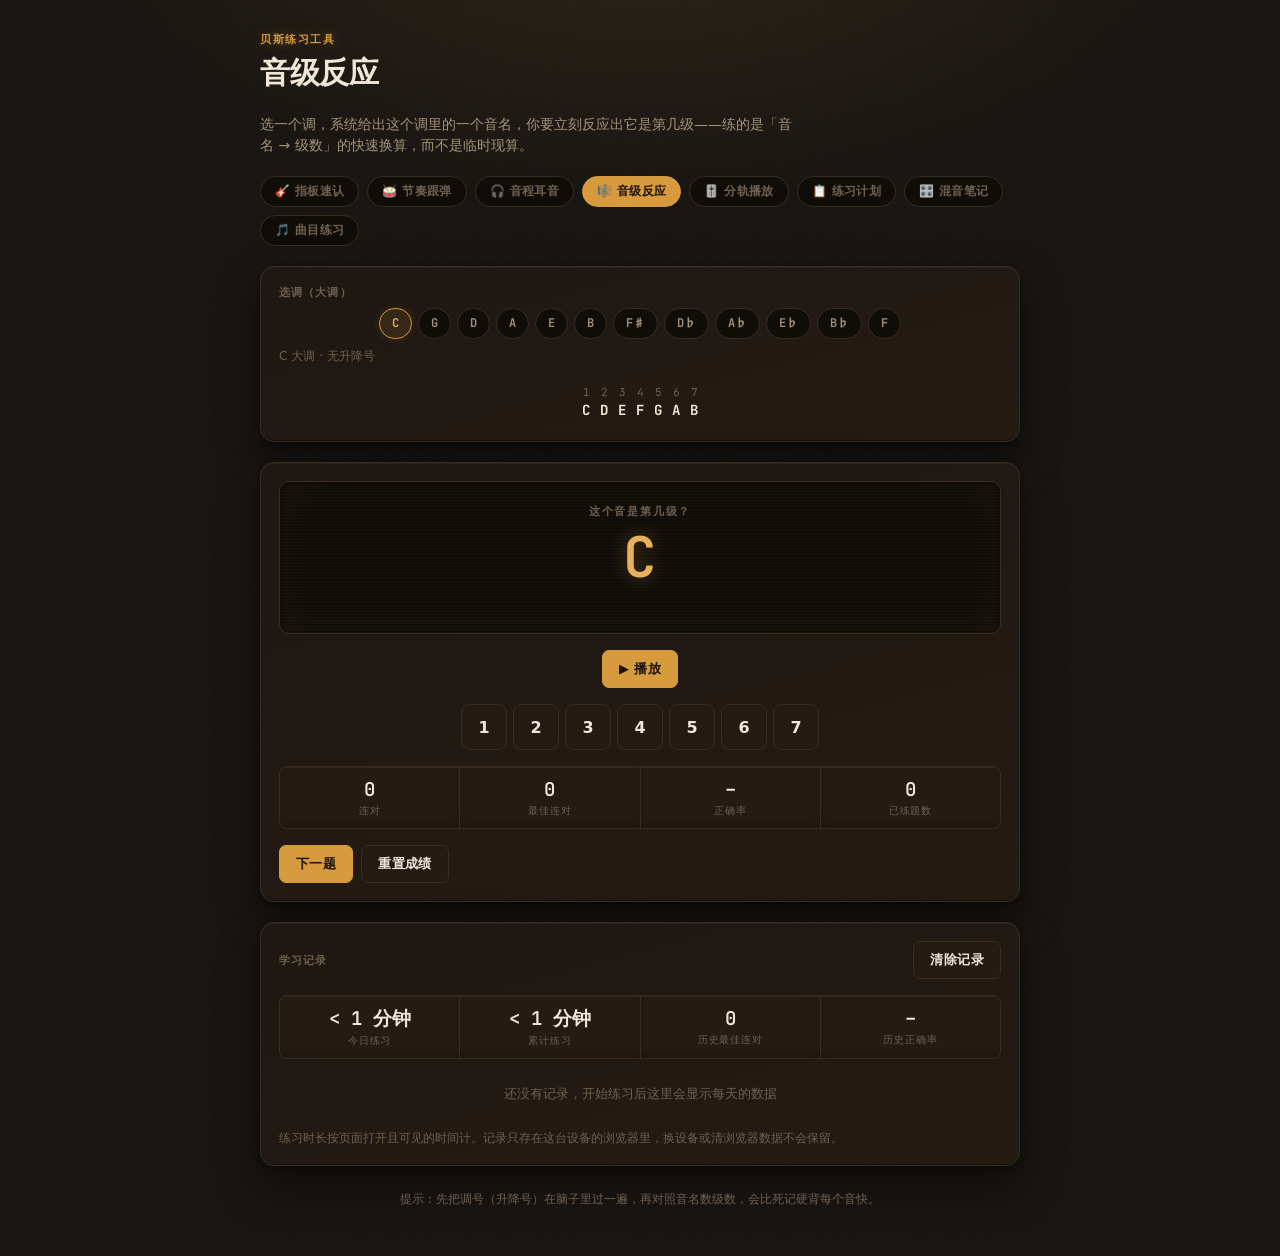
<file: scale-degree.html>
<!doctype html>
<html lang="zh-CN">
<head>
<meta charset="UTF-8">
<meta name="viewport" content="width=device-width, initial-scale=1.0">
<title>音级反应 · 调内音名速认</title>
<link rel="preconnect" href="https://fonts.googleapis.com">
<link rel="preconnect" href="https://fonts.gstatic.com" crossorigin>
<link href="https://fonts.googleapis.com/css2?family=JetBrains+Mono:wght@500;600;700&display=swap" rel="stylesheet">
<link rel="stylesheet" href="theme.css">
<style>
  .key-grid { display: flex; flex-wrap: wrap; gap: 6px; justify-content: center; }

  .scale-ref { display: flex; gap: 10px; justify-content: center; flex-wrap: wrap; padding: 4px 0; }
  .scale-ref-item { display: flex; flex-direction: column; align-items: center; gap: 2px; }
  .scale-ref-item .deg { font-family: var(--font-mono); font-size: 11px; color: var(--text-dim); }
  .scale-ref-item .note { font-family: var(--font-mono); font-size: 14px; font-weight: 700; color: var(--text); }

  .degree-grid { display: flex; flex-wrap: wrap; gap: 6px; justify-content: center; }
  .degree-btn {
    font-family: var(--font-display);
    font-size: 16px;
    font-weight: 700;
    background: var(--panel-2);
    color: var(--text);
    border: 1px solid var(--line);
    border-radius: 8px;
    width: 46px;
    height: 46px;
    cursor: pointer;
    transition: border-color 0.15s, color 0.15s, background 0.15s, transform 0.1s;
  }
  .degree-btn:hover { border-color: var(--accent); color: var(--accent-strong); }
  .degree-btn:active { transform: translateY(1px); }
  .degree-btn:disabled { cursor: default; opacity: 0.5; }
  .degree-btn.correct { background: var(--good); color: #10230a; border-color: var(--good); box-shadow: 0 0 14px var(--good-glow); }
  .degree-btn.wrong { background: var(--bad); color: #2a0e08; border-color: var(--bad); box-shadow: 0 0 14px var(--bad-glow); }
  .degree-btn.reveal { border-color: var(--accent-strong); color: var(--accent-strong); box-shadow: 0 0 10px var(--accent-glow); }
</style>
</head>
<body>

<div class="app">
  <header>
    <div class="eyebrow">贝斯练习工具</div>
    <h1>音级反应</h1>
    <p class="subtitle">选一个调，系统给出这个调里的一个音名，你要立刻反应出它是第几级——练的是「音名 → 级数」的快速换算，而不是临时现算。</p>
    <nav class="tool-nav">
      <a href="index.html">🎸 指板速认</a>
      <a href="rhythm.html">🥁 节奏跟弹</a>
      <a href="ear-training.html">🎧 音程耳音</a>
      <a href="scale-degree.html" class="current">🎼 音级反应</a>
      <a href="stem-mixer.html">🎚️ 分轨播放</a>
      <a href="practice-plan.html">📋 练习计划</a>
      <a href="mixing-notes.html">🎛️ 混音笔记</a>
      <a href="songs.html">🎵 曲目练习</a>
    </nav>
  </header>

  <div class="panel">
    <div class="settings-row">
      <div class="settings-label">选调（大调）</div>
      <div class="key-grid" id="key-grid"></div>
      <p class="settings-hint" id="key-signature-hint"></p>
    </div>
    <div class="scale-ref" id="scale-ref"></div>
  </div>

  <div class="panel">
    <div class="lcd">
      <div class="lcd-label" id="lcd-label">点击「下一题」开始</div>
      <div class="lcd-challenge">
        <span class="lcd-note" id="lcd-note"></span>
      </div>
      <div class="lcd-feedback" id="lcd-feedback"></div>
    </div>

    <div class="controls" style="justify-content:center;">
      <button class="btn primary" id="btn-play">▶ 播放</button>
    </div>

    <div class="degree-grid" id="degree-grid">
      <button class="degree-btn" data-degree="1">1</button>
      <button class="degree-btn" data-degree="2">2</button>
      <button class="degree-btn" data-degree="3">3</button>
      <button class="degree-btn" data-degree="4">4</button>
      <button class="degree-btn" data-degree="5">5</button>
      <button class="degree-btn" data-degree="6">6</button>
      <button class="degree-btn" data-degree="7">7</button>
    </div>

    <div class="stats">
      <div class="stat"><div class="stat-value" id="stat-streak">0</div><div class="stat-label">连对</div></div>
      <div class="stat"><div class="stat-value" id="stat-best">0</div><div class="stat-label">最佳连对</div></div>
      <div class="stat"><div class="stat-value" id="stat-accuracy">–</div><div class="stat-label">正确率</div></div>
      <div class="stat"><div class="stat-value" id="stat-total">0</div><div class="stat-label">已练题数</div></div>
    </div>

    <div class="controls">
      <button class="btn primary" id="btn-skip">下一题</button>
      <button class="btn" id="btn-reset">重置成绩</button>
    </div>
  </div>

  <div class="panel">
    <div class="row-switches">
      <div class="settings-label">学习记录</div>
      <button class="btn" id="btn-clear-history">清除记录</button>
    </div>
    <div class="stats">
      <div class="stat"><div class="stat-value" id="history-today">0 分钟</div><div class="stat-label">今日练习</div></div>
      <div class="stat"><div class="stat-value" id="history-total">0 分钟</div><div class="stat-label">累计练习</div></div>
      <div class="stat"><div class="stat-value" id="history-best-streak">0</div><div class="stat-label">历史最佳连对</div></div>
      <div class="stat"><div class="stat-value" id="history-accuracy">–</div><div class="stat-label">历史正确率</div></div>
    </div>
    <div class="history-list" id="history-list"></div>
    <p class="settings-hint">练习时长按页面打开且可见的时间计。记录只存在这台设备的浏览器里，换设备或清浏览器数据不会保留。</p>
  </div>

  <footer>提示：先把调号（升降号）在脑子里过一遍，再对照音名数级数，会比死记硬背每个音快。</footer>
</div>

<script>
(function () {
  const LETTER_ORDER = ['C', 'D', 'E', 'F', 'G', 'A', 'B'];
  const LETTER_PITCH = { C: 0, D: 2, E: 4, F: 5, G: 7, A: 9, B: 11 };
  const MAJOR_OFFSETS = [0, 2, 4, 5, 7, 9, 11];
  const KEYS = ['C', 'G', 'D', 'A', 'E', 'B', 'F♯', 'D♭', 'A♭', 'E♭', 'B♭', 'F'];
  const MIN_NOTE = 28; // E1
  const MAX_NOTE = 43; // G2 -- same bass register the ear-training tool defaults to

  function noteNameToPitchClass(name) {
    let pc = LETTER_PITCH[name[0]];
    for (let i = 1; i < name.length; i++) {
      if (name[i] === '♯') pc++;
      else if (name[i] === '♭') pc--;
    }
    return ((pc % 12) + 12) % 12;
  }

  function accidentalStr(n) {
    if (n === 0) return '';
    return n > 0 ? '♯'.repeat(n) : '♭'.repeat(-n);
  }

  // Spells each of the 7 scale degrees with its own letter (never repeating
  // or skipping one), correctly sharped/flatted for the given major root --
  // not just the nearest pitch-class name, which would misspell notes like
  // calling the 7th degree of G major "G♭" instead of "F♯".
  function majorScaleSpelled(rootName) {
    const rootPc = noteNameToPitchClass(rootName);
    const startIdx = LETTER_ORDER.indexOf(rootName[0]);
    return MAJOR_OFFSETS.map((offset, i) => {
      const letter = LETTER_ORDER[(startIdx + i) % 7];
      const naturalPc = LETTER_PITCH[letter];
      const targetPc = (rootPc + offset) % 12;
      let diff = targetPc - naturalPc;
      if (diff > 6) diff -= 12;
      if (diff < -6) diff += 12;
      return letter + accidentalStr(diff);
    });
  }

  const state = {
    keyIndex: 0,
    challenge: null,
    answered: false,
    streak: 0,
    best: 0,
    correct: 0,
    total: 0,
  };

  let audioCtx = null;

  const el = {};
  ['keyGrid', 'keySignatureHint', 'scaleRef', 'lcdLabel', 'lcdNote', 'lcdFeedback',
   'btnPlay', 'degreeGrid', 'statStreak', 'statBest', 'statAccuracy', 'statTotal',
   'btnSkip', 'btnReset', 'btnClearHistory', 'historyToday', 'historyTotal',
   'historyBestStreak', 'historyAccuracy', 'historyList']
   .forEach(key => { el[key] = document.getElementById(key.replace(/([A-Z])/g, m => '-' + m.toLowerCase())); });

  // ---------- practice history ----------
  const HISTORY_KEY = 'bassScaleDegreeTrainer_history_v1';

  function loadHistory() {
    try {
      const raw = localStorage.getItem(HISTORY_KEY);
      if (raw) {
        const parsed = JSON.parse(raw);
        if (parsed && typeof parsed === 'object' && parsed.days) return parsed;
      }
    } catch (e) {}
    return { totalMs: 0, bestStreakEver: 0, correct: 0, total: 0, days: {} };
  }
  function saveHistory() { try { localStorage.setItem(HISTORY_KEY, JSON.stringify(history)); } catch (e) {} }
  let history = loadHistory();

  function todayKey() {
    const d = new Date();
    return `${d.getFullYear()}-${String(d.getMonth() + 1).padStart(2, '0')}-${String(d.getDate()).padStart(2, '0')}`;
  }
  function getDayEntry(key) { return history.days[key] || { ms: 0, correct: 0, total: 0, bestStreak: 0 }; }
  function ensureTodayEntry() {
    const k = todayKey();
    if (!history.days[k]) history.days[k] = { ms: 0, correct: 0, total: 0, bestStreak: 0 };
    return history.days[k];
  }

  function logAnswer(isCorrect) {
    const entry = ensureTodayEntry();
    entry.total++;
    if (isCorrect) entry.correct++;
    history.total = (history.total || 0) + 1;
    if (isCorrect) history.correct = (history.correct || 0) + 1;
    saveHistory();
    renderHistoryList();
  }
  function logStreak(streak) {
    const entry = ensureTodayEntry();
    entry.bestStreak = Math.max(entry.bestStreak || 0, streak);
    history.bestStreakEver = Math.max(history.bestStreakEver || 0, streak);
    saveHistory();
    updateTimeDisplays();
  }

  function formatDuration(ms) {
    const totalMin = Math.floor(ms / 60000);
    if (totalMin < 1) return '< 1 分钟';
    const h = Math.floor(totalMin / 60);
    const m = totalMin % 60;
    return h > 0 ? `${h} 小时 ${m} 分钟` : `${m} 分钟`;
  }

  function isActivelyPracticing() { return document.visibilityState === 'visible'; }

  function updateTimeDisplays() {
    el.historyToday.textContent = formatDuration(getDayEntry(todayKey()).ms);
    el.historyTotal.textContent = formatDuration(history.totalMs);
    el.historyBestStreak.textContent = history.bestStreakEver || 0;
    el.historyAccuracy.textContent = history.total > 0 ? Math.round((history.correct / history.total) * 100) + '%' : '–';
  }

  function renderHistoryList() {
    updateTimeDisplays();
    const keys = Object.keys(history.days).sort().reverse().slice(0, 7);
    if (keys.length === 0) {
      el.historyList.innerHTML = '<div class="history-empty">还没有记录，开始练习后这里会显示每天的数据</div>';
      return;
    }
    el.historyList.innerHTML = keys.map(k => {
      const e = history.days[k];
      const label = k.slice(5).replace('-', '/');
      const acc = e.total > 0 ? Math.round((e.correct / e.total) * 100) + '%' : '–';
      return `<div class="history-row">
        <span class="history-date">${label}</span>
        <span class="history-metrics"><span>${formatDuration(e.ms)}</span><span class="dim">正确率 ${acc}</span><span class="dim">最高连对 ${e.bestStreak || 0}</span></span>
      </div>`;
    }).join('');
  }

  setInterval(() => {
    if (!isActivelyPracticing()) return;
    const entry = ensureTodayEntry();
    entry.ms += 1000;
    history.totalMs += 1000;
    saveHistory();
    updateTimeDisplays();
  }, 1000);

  el.btnClearHistory.addEventListener('click', () => {
    if (!confirm('确定要清除所有学习记录吗？这个操作无法撤销。')) return;
    history = { totalMs: 0, bestStreakEver: 0, correct: 0, total: 0, days: {} };
    saveHistory();
    renderHistoryList();
  });

  // ---------- key picker ----------
  function currentScale() { return majorScaleSpelled(KEYS[state.keyIndex]); }

  function buildKeyGrid() {
    el.keyGrid.innerHTML = '';
    KEYS.forEach((k, i) => {
      const pill = document.createElement('span');
      pill.className = 'pill' + (i === state.keyIndex ? ' on' : '');
      pill.textContent = k;
      pill.addEventListener('click', () => {
        state.keyIndex = i;
        buildKeyGrid();
        renderKeyInfo();
        generateChallenge();
      });
      el.keyGrid.appendChild(pill);
    });
  }

  function renderKeyInfo() {
    const scale = currentScale();
    const sharped = scale.filter(n => n.includes('♯'));
    const flatted = scale.filter(n => n.includes('♭'));
    let sigText;
    if (sharped.length) sigText = `${sharped.length} 个升号：` + sharped.join(' ');
    else if (flatted.length) sigText = `${flatted.length} 个降号：` + flatted.join(' ');
    else sigText = '无升降号';
    el.keySignatureHint.textContent = `${KEYS[state.keyIndex]} 大调 · ${sigText}`;

    el.scaleRef.innerHTML = scale.map((note, i) => `
      <div class="scale-ref-item"><span class="deg">${i + 1}</span><span class="note">${note}</span></div>
    `).join('');
  }

  // ---------- audio ----------
  function ensureAudio() {
    if (!audioCtx) audioCtx = new (window.AudioContext || window.webkitAudioContext)();
    if (audioCtx.state === 'suspended') audioCtx.resume();
  }

  function midiToFreq(m) { return 440 * Math.pow(2, (m - 69) / 12); }

  function playTone(midi, startTime, duration) {
    const freq = midiToFreq(midi);

    const osc = audioCtx.createOscillator();
    osc.type = 'triangle';
    osc.frequency.value = freq;

    const filter = audioCtx.createBiquadFilter();
    filter.type = 'lowpass';
    filter.Q.value = 0.7;
    filter.frequency.value = Math.min(2200, Math.max(150, freq * 6));

    // Hold at full volume until a short release right before the end, so
    // the note stays clearly audible for its whole duration instead of
    // fading out early.
    const release = 0.15;
    const amp = audioCtx.createGain();
    amp.gain.setValueAtTime(0.0001, startTime);
    amp.gain.exponentialRampToValueAtTime(0.6, startTime + 0.01);
    amp.gain.setValueAtTime(0.6, startTime + Math.max(0.01, duration - release));
    amp.gain.exponentialRampToValueAtTime(0.0001, startTime + duration + 0.04);

    osc.connect(filter).connect(amp).connect(audioCtx.destination);
    osc.start(startTime);
    osc.stop(startTime + duration + 0.05);
  }

  function playChallenge() {
    if (!state.challenge) return;
    ensureAudio();
    playTone(state.challenge.midi, audioCtx.currentTime + 0.02, 1.2);
  }

  // ---------- challenge ----------
  function pickMidiForPitchClass(pc) {
    const candidates = [];
    for (let m = MIN_NOTE; m <= MAX_NOTE; m++) {
      if (((m % 12) + 12) % 12 === pc) candidates.push(m);
    }
    return candidates[Math.floor(Math.random() * candidates.length)];
  }

  function generateChallenge() {
    const scale = currentScale();
    const degree = 1 + Math.floor(Math.random() * 7);
    const noteName = scale[degree - 1];
    const midi = pickMidiForPitchClass(noteNameToPitchClass(noteName));

    state.challenge = { degree, noteName, midi };
    state.answered = false;

    el.lcdLabel.textContent = '这个音是第几级？';
    el.lcdNote.textContent = noteName;
    setFeedback('', '');
    el.degreeGrid.querySelectorAll('.degree-btn').forEach(b => {
      b.classList.remove('correct', 'wrong', 'reveal');
      b.disabled = false;
    });
    if (audioCtx) playChallenge();
  }

  function setFeedback(text, kind) {
    el.lcdFeedback.textContent = text;
    el.lcdFeedback.classList.remove('good', 'bad');
    if (kind) el.lcdFeedback.classList.add(kind);
  }

  function onAnswer(guessDegree) {
    if (!state.challenge || state.answered) return;
    state.answered = true;
    const correctDegree = state.challenge.degree;
    const isCorrect = guessDegree === correctDegree;

    el.degreeGrid.querySelectorAll('.degree-btn').forEach(b => {
      b.disabled = true;
      const deg = Number(b.dataset.degree);
      if (deg === guessDegree) b.classList.add(isCorrect ? 'correct' : 'wrong');
      if (!isCorrect && deg === correctDegree) b.classList.add('reveal');
    });

    state.total++;
    if (isCorrect) {
      state.correct++;
      state.streak++;
      state.best = Math.max(state.best, state.streak);
      logStreak(state.streak);
      setFeedback('对了', 'good');
    } else {
      state.streak = 0;
      setFeedback(`答案是第 ${correctDegree} 级`, 'bad');
    }
    logAnswer(isCorrect);
    updateStats();
  }

  function updateStats() {
    el.statStreak.textContent = state.streak;
    el.statBest.textContent = state.best;
    el.statAccuracy.textContent = state.total > 0 ? Math.round((state.correct / state.total) * 100) + '%' : '–';
    el.statTotal.textContent = state.total;
  }

  function resetStats() {
    state.streak = 0; state.best = 0; state.correct = 0; state.total = 0;
    updateStats();
  }

  // ---------- controls ----------
  el.btnPlay.addEventListener('click', () => {
    ensureAudio();
    if (!state.challenge) generateChallenge();
    else playChallenge();
  });
  el.btnSkip.addEventListener('click', generateChallenge);
  el.btnReset.addEventListener('click', resetStats);

  el.degreeGrid.querySelectorAll('.degree-btn').forEach(btn => {
    btn.addEventListener('click', () => onAnswer(Number(btn.dataset.degree)));
  });

  // ---------- init ----------
  buildKeyGrid();
  renderKeyInfo();
  updateStats();
  renderHistoryList();
  generateChallenge();
})();
</script>
</body>
</html>
</file>
<file: theme.css>
/* Shared design system for the bass practice tools (gear/pedal aesthetic).
   Page-specific widgets (fretboard grid, metronome dial, etc.) stay inline
   in each tool's own <style> block; only what's genuinely reused lives here. */

:root {
  --bg: #15110d;
  --panel: #1e1712;
  --panel-2: #241b13;
  --panel-inset: #100d09;
  --line: #382c20;
  --text: #f1e7d8;
  --text-muted: #a4937c;
  --text-dim: #6f6151;
  --accent: #d79a3d;
  --accent-strong: #e8b25c;
  --accent-glow: rgba(215, 154, 61, 0.35);
  --good: #8bb15c;
  --good-glow: rgba(139, 177, 92, 0.5);
  --bad: #c85a44;
  --bad-glow: rgba(200, 90, 68, 0.5);
  --wood-1: #2b2015;
  --wood-2: #221910;
  --fret-metal: #a89e8a;
  --nut: #ddd0b4;
  --rec: #d9584a;
  --bevel-hi: rgba(255, 255, 255, 0.05);
  --bevel-lo: rgba(0, 0, 0, 0.35);

  --font-display: ui-sans-serif, "SF Compact", "Segoe UI Semibold", system-ui, -apple-system, "PingFang SC", "Microsoft YaHei", sans-serif;
  --font-body: ui-sans-serif, system-ui, -apple-system, "Segoe UI", "PingFang SC", "Microsoft YaHei", sans-serif;
  --font-mono: "JetBrains Mono", ui-monospace, "SF Mono", "Cascadia Code", "Roboto Mono", Consolas, monospace;
}

* { box-sizing: border-box; }

body {
  background-color: var(--bg);
  background-image:
    url("data:image/svg+xml,%3Csvg xmlns='http://www.w3.org/2000/svg' width='140' height='140'%3E%3Cfilter id='n'%3E%3CfeTurbulence type='fractalNoise' baseFrequency='0.85' numOctaves='2' stitchTiles='stitch'/%3E%3C/filter%3E%3Crect width='100%25' height='100%25' filter='url(%23n)' opacity='0.05'/%3E%3C/svg%3E"),
    radial-gradient(ellipse 900px 460px at 50% -8%, rgba(232, 178, 92, 0.10), transparent 65%);
  background-repeat: repeat, no-repeat;
  color: var(--text);
  font-family: var(--font-body);
  margin: 0;
  padding: 32px 16px 48px;
  display: flex;
  justify-content: center;
  -webkit-font-smoothing: antialiased;
}

.app {
  width: 100%;
  max-width: 760px;
  display: flex;
  flex-direction: column;
  gap: 20px;
}

header { display: flex; flex-direction: column; gap: 6px; }

h1 {
  font-family: var(--font-display);
  font-size: clamp(24px, 4vw, 30px);
  font-weight: 700;
  letter-spacing: -0.01em;
  margin: 0;
  text-wrap: balance;
}

.subtitle { color: var(--text-muted); font-size: 14px; line-height: 1.5; max-width: 60ch; }

.eyebrow {
  font-family: var(--font-display);
  font-size: 11px;
  font-weight: 700;
  letter-spacing: 0.14em;
  text-transform: uppercase;
  color: var(--accent);
  text-shadow: 0 0 12px var(--accent-glow);
}

/* ---- tool switcher (the "platform" nav) ---- */
.tool-nav { display: flex; flex-wrap: wrap; gap: 8px; }
.tool-nav a {
  font-family: var(--font-display);
  font-size: 12px;
  font-weight: 700;
  letter-spacing: 0.03em;
  text-decoration: none;
  color: var(--text-dim);
  background: var(--panel-inset);
  border: 1px solid var(--line);
  border-radius: 20px;
  padding: 6px 14px;
  transition: border-color 0.15s, color 0.15s;
}
.tool-nav a:hover { color: var(--text); border-color: var(--line); }
.tool-nav a.current { color: #1a1309; background: var(--accent); border-color: var(--accent); }

:focus-visible { outline: none; box-shadow: 0 0 0 2px var(--bg), 0 0 0 4px var(--accent-strong); }

.panel {
  background: linear-gradient(165deg, var(--panel), var(--panel-2));
  border: 1px solid var(--line);
  border-radius: 14px;
  box-shadow:
    0 1px 0 var(--bevel-hi) inset,
    0 -1px 0 var(--bevel-lo) inset,
    0 20px 44px rgba(0, 0, 0, 0.48),
    0 2px 6px rgba(0, 0, 0, 0.3);
  padding: 18px;
  display: flex;
  flex-direction: column;
  gap: 16px;
}

.row-switches { display: flex; flex-wrap: wrap; gap: 10px; justify-content: space-between; align-items: center; }

.mode-switch {
  display: inline-flex;
  flex-wrap: wrap;
  background: var(--panel-inset);
  border: 1px solid var(--line);
  border-radius: 8px;
  padding: 3px;
  gap: 3px;
}

.mode-switch button {
  font-family: var(--font-display);
  font-size: 13px;
  font-weight: 700;
  letter-spacing: 0.04em;
  background: transparent;
  border: none;
  color: var(--text-dim);
  padding: 8px 16px;
  border-radius: 6px;
  cursor: pointer;
  transition: background 0.15s, color 0.15s;
}

.mode-switch button.active { background: var(--accent); color: #1a1309; box-shadow: 0 1px 0 var(--bevel-hi) inset, 0 -2px 4px rgba(0, 0, 0, 0.15) inset; }
.mode-switch button:not(.active):hover { color: var(--text); }
.mode-switch button:active { transform: translateY(1px); }

/* ---- mic control ---- */
.mic-control { display: flex; flex-direction: column; gap: 10px; }

.mic-toggle {
  display: flex;
  align-items: center;
  justify-content: center;
  gap: 10px;
  font-family: var(--font-display);
  font-size: 14px;
  font-weight: 700;
  letter-spacing: 0.03em;
  background: var(--panel-2);
  color: var(--text);
  border: 1px solid var(--line);
  border-radius: 8px;
  padding: 12px 16px;
  cursor: pointer;
  transition: border-color 0.15s, color 0.15s;
}

.mic-toggle:hover { border-color: var(--accent); }
.mic-toggle:active { transform: translateY(1px); }
.mic-toggle.listening { border-color: var(--rec); color: var(--text); box-shadow: 0 0 0 1px rgba(217, 88, 74, 0.4), 0 0 18px rgba(217, 88, 74, 0.22); }

.rec-dot {
  width: 9px; height: 9px; border-radius: 50%;
  background: var(--text-dim);
}
.mic-toggle.listening .rec-dot {
  background: var(--rec);
  animation: pulse 1.4s ease-in-out infinite;
}

@keyframes pulse {
  0%, 100% { opacity: 1; box-shadow: 0 0 0 0 var(--bad-glow); }
  50% { opacity: 0.5; }
}

.mic-status { font-size: 12px; color: var(--text-dim); text-align: center; min-height: 16px; }
.mic-status.error { color: var(--bad); }

.level-meter {
  height: 4px;
  border-radius: 2px;
  background: var(--panel-inset);
  border: 1px solid var(--line);
  overflow: hidden;
}
.level-meter-fill {
  height: 100%;
  width: 0%;
  background: linear-gradient(90deg, var(--good), var(--accent));
  transition: width 0.08s linear;
}

/* ---- LCD readout ---- */
.lcd {
  position: relative;
  background:
    repeating-linear-gradient(0deg, rgba(255, 255, 255, 0.02) 0px, rgba(255, 255, 255, 0.02) 1px, transparent 1px, transparent 3px),
    var(--panel-inset);
  border: 1px solid var(--line);
  border-radius: 10px;
  padding: 22px 20px;
  display: flex;
  flex-direction: column;
  align-items: center;
  gap: 10px;
  text-align: center;
  min-height: 130px;
  justify-content: center;
  box-shadow: inset 0 2px 10px rgba(0, 0, 0, 0.6), inset 0 0 44px rgba(232, 178, 92, 0.06);
  overflow: hidden;
}

.lcd-note, .lcd-interval { animation: lcd-flicker 0.4s ease-out; }
@keyframes lcd-flicker {
  0% { opacity: 0; filter: brightness(1.8); }
  40% { opacity: 1; }
  55% { opacity: 0.55; }
  100% { opacity: 1; filter: brightness(1); }
}

.lcd-label {
  font-family: var(--font-display);
  font-size: 11px;
  font-weight: 700;
  letter-spacing: 0.16em;
  text-transform: uppercase;
  color: var(--text-dim);
}

.lcd-challenge { display: flex; align-items: baseline; justify-content: center; gap: 12px; flex-wrap: wrap; }

.lcd-note {
  font-family: var(--font-mono);
  font-size: clamp(40px, 9vw, 56px);
  font-weight: 600;
  color: var(--accent-strong);
  text-shadow: 0 0 18px var(--accent-glow);
  line-height: 1;
  font-variant-numeric: tabular-nums;
}

.lcd-op { font-family: var(--font-body); font-size: 16px; color: var(--text-dim); }

.lcd-interval {
  font-family: var(--font-mono);
  font-size: clamp(24px, 5vw, 32px);
  font-weight: 600;
  color: var(--text);
}

.lcd-feedback {
  font-family: var(--font-display);
  font-size: 12px;
  font-weight: 700;
  letter-spacing: 0.08em;
  height: 16px;
  color: var(--text-dim);
}
.lcd-feedback.good { color: var(--good); }
.lcd-feedback.bad { color: var(--bad); }

/* ---- stats row ---- */
.stats {
  display: grid;
  grid-template-columns: repeat(4, 1fr);
  gap: 1px;
  background: var(--line);
  border: 1px solid var(--line);
  border-radius: 8px;
  overflow: hidden;
}

.stat { background: var(--panel-2); box-shadow: inset 0 1px 0 var(--bevel-hi), inset 0 -8px 14px -10px rgba(0, 0, 0, 0.5); padding: 10px 8px; display: flex; flex-direction: column; gap: 2px; align-items: center; }
.stat-value { font-family: var(--font-mono); font-size: 19px; font-weight: 600; color: var(--text); font-variant-numeric: tabular-nums; }
.stat-label { font-family: var(--font-display); font-size: 10px; letter-spacing: 0.08em; text-transform: uppercase; color: var(--text-dim); }

/* ---- practice history ---- */
.history-list { display: flex; flex-direction: column; gap: 6px; }
.history-row {
  display: flex;
  align-items: center;
  justify-content: space-between;
  flex-wrap: wrap;
  row-gap: 4px;
  gap: 12px;
  background: var(--panel-2);
  border: 1px solid var(--line);
  border-radius: 8px;
  padding: 8px 12px;
}
.history-date { font-family: var(--font-mono); font-size: 13px; color: var(--text-muted); font-variant-numeric: tabular-nums; }
.history-metrics { display: flex; flex-wrap: wrap; gap: 5px 14px; font-family: var(--font-mono); font-size: 13px; color: var(--text); font-variant-numeric: tabular-nums; }
.history-metrics .dim { color: var(--text-dim); }
.history-empty { color: var(--text-dim); font-size: 13px; text-align: center; padding: 10px 0; }

/* ---- controls ---- */
.controls { display: flex; flex-wrap: wrap; gap: 8px; }

.btn {
  font-family: var(--font-display);
  font-size: 13px;
  font-weight: 700;
  letter-spacing: 0.03em;
  background: var(--panel-2);
  color: var(--text);
  border: 1px solid var(--line);
  border-radius: 7px;
  padding: 9px 16px;
  cursor: pointer;
  transition: border-color 0.15s, color 0.15s, background 0.15s;
}

.btn:hover { border-color: var(--accent); color: var(--accent-strong); }
.btn:active { transform: translateY(1px); box-shadow: inset 0 2px 4px rgba(0, 0, 0, 0.3); }
.btn.primary { background: var(--accent); color: #1a1309; border-color: var(--accent); }
.btn.primary:hover { background: var(--accent-strong); color: #1a1309; }

/* ---- settings ---- */
.settings-row { display: flex; flex-direction: column; gap: 8px; }
.settings-label { font-family: var(--font-display); font-size: 11px; font-weight: 700; letter-spacing: 0.1em; text-transform: uppercase; color: var(--text-dim); }
.settings-hint { font-size: 12px; line-height: 1.5; color: var(--text-dim); margin: 0; }

.pill-group { display: flex; flex-wrap: wrap; gap: 6px; }
.pill {
  font-family: var(--font-mono);
  font-size: 12px;
  font-weight: 600;
  background: var(--panel-inset);
  border: 1px solid var(--line);
  color: var(--text-muted);
  padding: 6px 12px;
  border-radius: 20px;
  cursor: pointer;
  user-select: none;
  transition: border-color 0.15s, color 0.15s, background 0.15s;
}
.pill.on { border-color: var(--accent); color: var(--accent-strong); background: rgba(215, 154, 61, 0.12); box-shadow: 0 0 8px rgba(215, 154, 61, 0.15); }
.pill:active { transform: translateY(1px); }

.range-row { display: flex; align-items: center; gap: 10px; }
.range-row input[type="range"] {
  flex: 1;
  -webkit-appearance: none;
  appearance: none;
  height: 4px;
  border-radius: 2px;
  background: var(--panel-inset);
  border: 1px solid var(--line);
  cursor: pointer;
}
.range-row input[type="range"]::-webkit-slider-thumb {
  -webkit-appearance: none;
  width: 18px;
  height: 18px;
  border-radius: 50%;
  background: radial-gradient(circle at 35% 30%, var(--accent-strong), var(--accent) 70%);
  border: 2px solid #180f06;
  box-shadow: 0 2px 4px rgba(0, 0, 0, 0.5), 0 0 8px var(--accent-glow);
  margin-top: -7px;
}
.range-row input[type="range"]::-moz-range-track {
  height: 4px;
  border-radius: 2px;
  background: var(--panel-inset);
  border: 1px solid var(--line);
}
.range-row input[type="range"]::-moz-range-thumb {
  width: 16px;
  height: 16px;
  border-radius: 50%;
  background: radial-gradient(circle at 35% 30%, var(--accent-strong), var(--accent) 70%);
  border: 2px solid #180f06;
  box-shadow: 0 2px 4px rgba(0, 0, 0, 0.5), 0 0 8px var(--accent-glow);
}
.range-value { font-family: var(--font-mono); font-size: 13px; color: var(--text); min-width: 60px; text-align: right; font-variant-numeric: tabular-nums; }

.device-select {
  font-family: var(--font-mono);
  font-size: 13px;
  background-color: var(--panel-inset);
  border: 1px solid var(--line);
  color: var(--text);
  border-radius: 7px;
  padding: 8px 34px 8px 12px;
  width: 100%;
  cursor: pointer;
  appearance: none;
  -webkit-appearance: none;
  -moz-appearance: none;
  /* Custom chevron replaces the browser's native control chrome, which
     otherwise renders as a stock light-grey arrow box that clashes with
     everything else here being custom-styled. #e8b25c is --accent-strong,
     hardcoded because a data-URI can't reference a CSS custom property. */
  background-image: url("data:image/svg+xml,%3Csvg xmlns='http://www.w3.org/2000/svg' width='10' height='6' viewBox='0 0 10 6'%3E%3Cpath d='M1 1l4 4 4-4' stroke='%23e8b25c' stroke-width='1.5' fill='none' stroke-linecap='round' stroke-linejoin='round'/%3E%3C/svg%3E");
  background-repeat: no-repeat;
  background-position: right 12px center;
  transition: border-color 0.15s;
}
.device-select:hover { border-color: var(--accent); }
.device-select:focus-visible { outline: none; box-shadow: 0 0 0 2px var(--bg), 0 0 0 4px var(--accent-strong); }

footer { color: var(--text-dim); font-size: 12px; line-height: 1.6; text-align: center; padding-top: 4px; }

@media (prefers-reduced-motion: reduce) { * { transition: none !important; animation: none !important; } }
</file>
